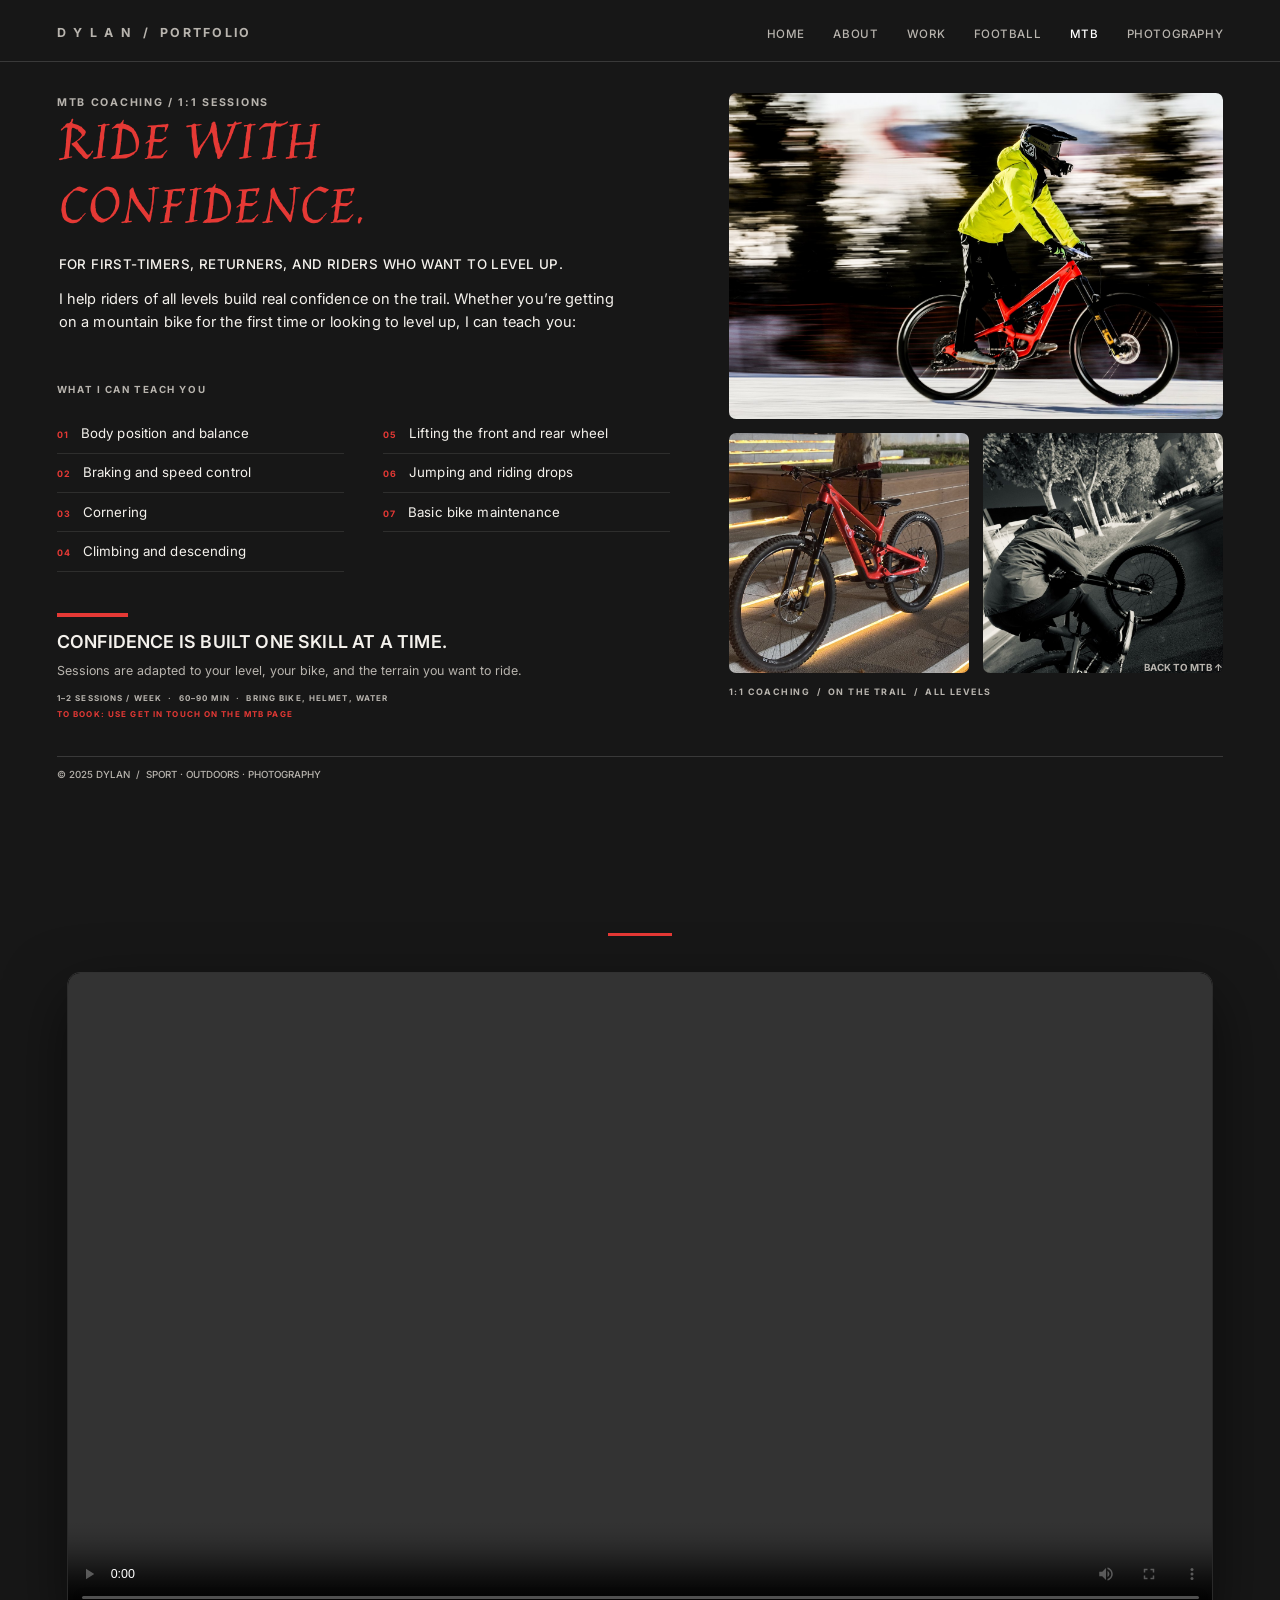
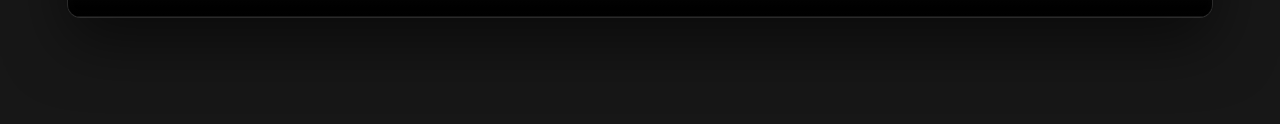
<file: coaching.html>
<!DOCTYPE html>
<html lang="en">
<head>
  <meta charset="UTF-8">
  <meta name="viewport" content="width=device-width, initial-scale=1.0">
  <title>MTB COACHING / DYLAN</title>

  <link rel="preconnect" href="https://fonts.googleapis.com">
  <link rel="preconnect" href="https://fonts.gstatic.com" crossorigin>
  <link href="https://fonts.googleapis.com/css2?family=Inter:wght@400;500;700&family=Jim+Nightshade&display=swap" rel="stylesheet">

  <link rel="stylesheet" href="style.css?v=34">
  <link rel="stylesheet" href="loader.css?v=1">
  <script>
    /* hide the big titles from the very first paint so motion.js can
       animate them in without a flash of the finished state */
    document.documentElement.classList.add('mo');
    setTimeout(function () {
      if (!document.documentElement.classList.contains('mo-ready') &&
          !document.documentElement.classList.contains('mo-pause')) {
        document.documentElement.classList.remove('mo');
      }
    }, 3000);
  </script>

</head>
<body>
<script>
  (function () {
    try {
      document.documentElement.classList.add('mo-pause');
        var d = document.createElement('div');
        d.id = 'mtbLoader';
        d.className = 'wl';
        d.innerHTML =
          '<div class="wl-wheel">' +
            '<div class="wl-tire"></div>' +
            '<div class="wl-rotor">' +
              '<img src="assets/wheel-spokes.png" alt="">' +
              '<img src="assets/wheel-ring-front.png" alt="">' +
            '</div>' +
            '<div class="wl-hub"></div>' +
          '</div>' +
          '<div class="wl-copy">LOADING RIDE&nbsp;&hellip;</div>' +
          '<div class="wl-bar"><span class="wl-bar-fill"></span></div>';
        document.body.appendChild(d);
    } catch (e) {}
  })();
</script>
<header class="site-header" id="siteHeader">
  <div class="site-header-inner">
    <a href="index.html#home" class="site-brand">D Y L A N &nbsp;/&nbsp; PORTFOLIO</a>
    <nav class="site-nav" aria-label="Main navigation">
      <a href="index.html#home">HOME</a>
      <a href="index.html#about">ABOUT</a>
      <a href="index.html#work">WORK</a>
      <a href="index.html#football">FOOTBALL</a>
      <a href="index.html#mtb" class="active">MTB</a>
      <a href="index.html#photography">PHOTOGRAPHY</a>
    </nav>
  </div>
</header>

<div class="stage-wrap" id="stageWrap">
  <div class="stage" id="stage">

  <!-- PAGE 7: MTB COACHING / GET IN TOUCH -->
  <div class="page-container page-coaching" id="coaching">
    <div class="brand-title" onclick="window.location.href='index.html#home'">D Y L A N &nbsp; / &nbsp; PORTFOLIO</div>
    <nav class="nav-links">
      <a href="index.html#home" class="nav-link">HOME</a>
      <a href="index.html#about" class="nav-link">ABOUT</a>
      <a href="index.html#work" class="nav-link">WORK</a>
      <a href="index.html#football" class="nav-link">FOOTBALL</a>
      <a href="index.html#mtb" class="nav-link active">MTB</a>
      <a href="index.html#photography" class="nav-link">PHOTOGRAPHY</a>
    </nav>
    <div class="top-divider top-divider-dark"></div>

    <div class="coach-tag">MTB COACHING / 1:1 SESSIONS</div>
    <h2 class="coach-title">RIDE WITH<br>CONFIDENCE.</h2>
    <div class="coach-subtitle">FOR FIRST-TIMERS, RETURNERS, AND RIDERS WHO WANT TO LEVEL UP.</div>

    <p class="coach-intro">
      I help riders of all levels build real confidence on the trail. Whether you’re getting on a mountain bike for the first time or looking to level up, I can teach you:
    </p>

    <div class="coach-list-label">WHAT I CAN TEACH YOU</div>
    <ul class="coach-skills">
      <li><span class="num">01</span>Body position and balance</li>
      <li><span class="num">02</span>Braking and speed control</li>
      <li><span class="num">03</span>Cornering</li>
      <li><span class="num">04</span>Climbing and descending</li>
      <li><span class="num">05</span>Lifting the front and rear wheel</li>
      <li><span class="num">06</span>Jumping and riding drops</li>
      <li><span class="num">07</span>Basic bike maintenance</li>
    </ul>

    <div class="coach-note">
      <div class="coach-note-bar"></div>
      <div class="coach-note-title">CONFIDENCE IS BUILT ONE SKILL AT A TIME.</div>
      <div class="coach-note-sub">Sessions are adapted to your level, your bike, and the terrain you want to ride.</div>
    </div>

    <div class="coach-meta">1–2 SESSIONS / WEEK &nbsp;·&nbsp; 60–90 MIN &nbsp;·&nbsp; BRING BIKE, HELMET, WATER</div>
    <div class="coach-meta coach-meta-red">TO BOOK: USE GET IN TOUCH ON THE MTB PAGE</div>

    <img src="assets/coach-hero.jpg" alt="MTB coaching on the trail" class="coach-img-main" />
    <img src="assets/coach-bike.jpg" alt="Bike setup and maintenance" class="coach-img-small1" />
    <img src="assets/coach-corner.jpg" alt="Cornering practice" class="coach-img-small2" />
    <div class="coach-img-caption">1:1 COACHING &nbsp;/&nbsp; ON THE TRAIL &nbsp;/&nbsp; ALL LEVELS</div>

    <div class="bottom-divider"></div>

    <div class="copyright">
      © 2025 DYLAN &nbsp;/&nbsp; SPORT · OUTDOORS · PHOTOGRAPHY
    </div>
    <a href="index.html#mtb" class="contact-link">
      BACK TO MTB <span class="arrow">↑</span>
    </a>
  </div>

  <!-- MTB VIDEO -->
  <section class="coach-video" id="mtbVideo">
    <h2 class="coach-video-title">一个视频让你感受山地车的魅力</h2>
    <div class="coach-video-rule"></div>
    <div class="coach-video-frame">
      <video class="coach-video-player" src="assets/mtb-video.mp4" controls playsinline preload="metadata"></video>
    </div>
  </section>

  </div><!-- /.stage -->
</div><!-- /.stage-wrap -->

  <script>
    // Fit the whole 1440x900 design inside the window on this standalone page,
    // so the GET IN TOUCH block is visible without scrolling.
    (function () {
      const stage = document.getElementById('stage');
      const wrap = document.getElementById('stageWrap');
      const DESIGN_W = 1440;
      const DESIGN_H = 900;

      function fitStage() {
        const viewportWidth = document.documentElement.clientWidth || window.innerWidth;
        const scale = viewportWidth / DESIGN_W;
        document.documentElement.style.setProperty('--s', scale);

        if ('zoom' in stage.style) {
          stage.style.zoom = scale;
          stage.style.transform = '';
          wrap.style.height = '';
        } else {
          stage.style.zoom = '';
          stage.style.transform = 'scale(' + scale + ')';
          wrap.style.height = (DESIGN_H * scale) + 'px';
        }
      }

      fitStage();
      window.addEventListener('resize', fitStage);
      window.addEventListener('orientationchange', fitStage);
    })();
  </script>
  <script src="motion.js?v=4"></script>
  <script src="loader.js?v=2"></script>
</body>
</html>
</file>
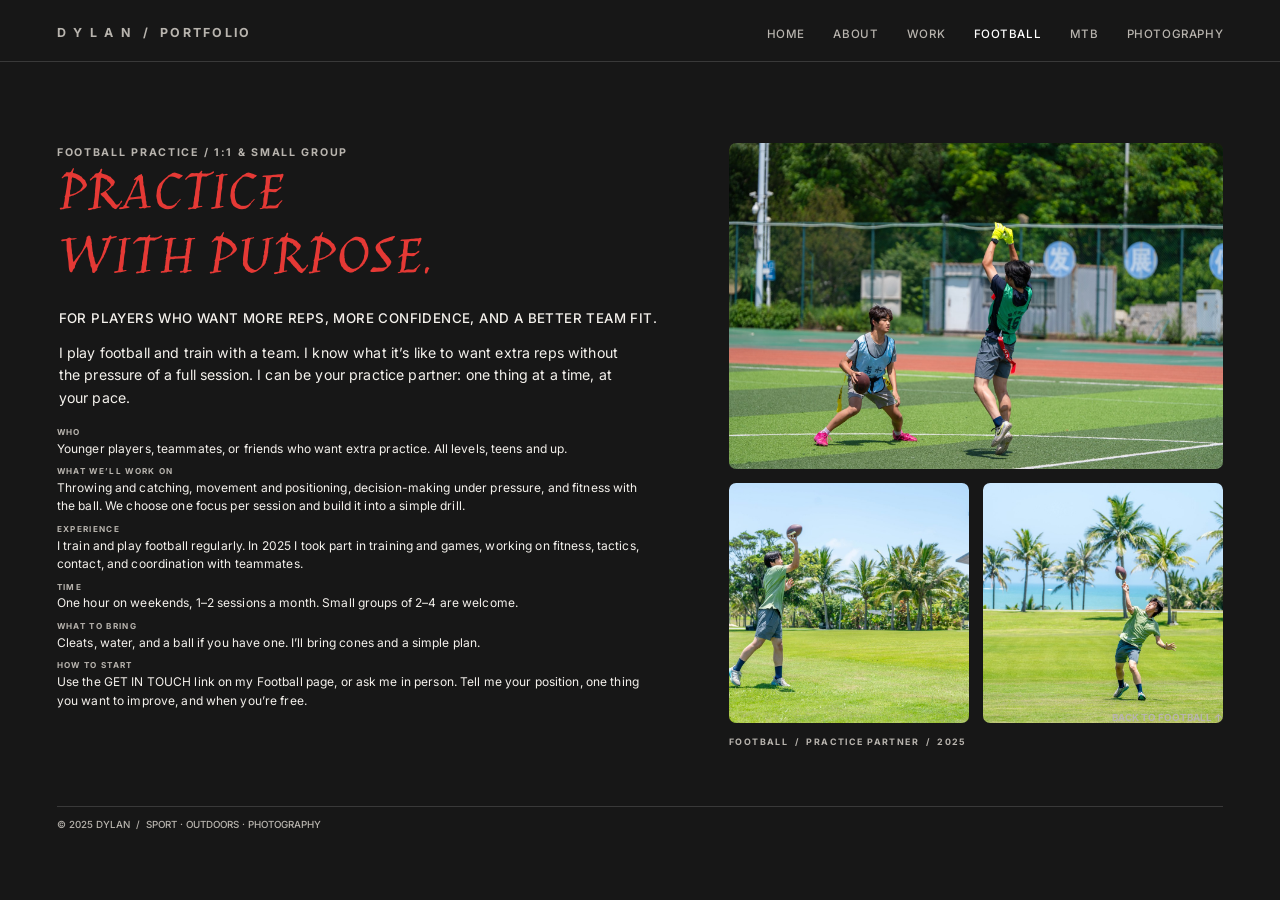
<file: football-help.html>
<!DOCTYPE html>
<html lang="en">
<head>
  <meta charset="UTF-8">
  <meta name="viewport" content="width=device-width, initial-scale=1.0">
  <title>FOOTBALL PRACTICE / DYLAN</title>

  <link rel="preconnect" href="https://fonts.googleapis.com">
  <link rel="preconnect" href="https://fonts.gstatic.com" crossorigin>
  <link href="https://fonts.googleapis.com/css2?family=Inter:wght@400;500;700&family=Jim+Nightshade&display=swap" rel="stylesheet">

  <link rel="stylesheet" href="style.css?v=34">
  <link rel="stylesheet" href="loader.css?v=1">
  <script>
    /* hide the big titles from the very first paint so motion.js can
       animate them in without a flash of the finished state */
    document.documentElement.classList.add('mo');
    setTimeout(function () {
      if (!document.documentElement.classList.contains('mo-ready') &&
          !document.documentElement.classList.contains('mo-pause')) {
        document.documentElement.classList.remove('mo');
      }
    }, 3000);
  </script>

</head>
<body>
<script>
  (function () {
    try {
      document.documentElement.classList.add('mo-pause');
        var d = document.createElement('div');
        d.id = 'mtbLoader';
        d.className = 'wl';
        d.innerHTML =
          '<div class="wl-wheel">' +
            '<div class="wl-tire"></div>' +
            '<div class="wl-rotor">' +
              '<img src="assets/wheel-spokes.png" alt="">' +
              '<img src="assets/wheel-ring-front.png" alt="">' +
            '</div>' +
            '<div class="wl-hub"></div>' +
          '</div>' +
          '<div class="wl-copy">LOADING RIDE&nbsp;&hellip;</div>' +
          '<div class="wl-bar"><span class="wl-bar-fill"></span></div>';
        document.body.appendChild(d);
    } catch (e) {}
  })();
</script>
<header class="site-header" id="siteHeader">
  <div class="site-header-inner">
    <a href="index.html#home" class="site-brand">D Y L A N &nbsp;/&nbsp; PORTFOLIO</a>
    <nav class="site-nav" aria-label="Main navigation">
      <a href="index.html#home">HOME</a>
      <a href="index.html#about">ABOUT</a>
      <a href="index.html#work">WORK</a>
      <a href="index.html#football" class="active">FOOTBALL</a>
      <a href="index.html#mtb">MTB</a>
      <a href="index.html#photography">PHOTOGRAPHY</a>
    </nav>
  </div>
</header>

<div class="stage-wrap" id="stageWrap">
  <div class="stage" id="stage">

    <div class="page-container page-help page-football-help" id="football-help">
      <div class="brand-title" onclick="window.location.href='index.html#home'">D Y L A N &nbsp; / &nbsp; PORTFOLIO</div>
      <nav class="nav-links">
        <a href="index.html#home" class="nav-link">HOME</a>
        <a href="index.html#about" class="nav-link">ABOUT</a>
        <a href="index.html#work" class="nav-link">WORK</a>
        <a href="index.html#football" class="nav-link active">FOOTBALL</a>
        <a href="index.html#mtb" class="nav-link">MTB</a>
        <a href="index.html#photography" class="nav-link">PHOTOGRAPHY</a>
      </nav>
      <div class="top-divider top-divider-dark"></div>

      <div class="help-tag">FOOTBALL PRACTICE / 1:1 &amp; SMALL GROUP</div>
      <h2 class="help-title">PRACTICE<br>WITH PURPOSE.</h2>
      <div class="help-subtitle">FOR PLAYERS WHO WANT MORE REPS, MORE CONFIDENCE, AND A BETTER TEAM FIT.</div>

      <p class="help-intro">
        I play football and train with a team. I know what it’s like to want extra reps without the pressure of a full session. I can be your practice partner: one thing at a time, at your pace.
      </p>

      <div class="help-details">
        <div class="help-field">
          <div class="help-label">WHO</div>
          <div class="help-text">Younger players, teammates, or friends who want extra practice. All levels, teens and up.</div>
        </div>
        <div class="help-field">
          <div class="help-label">WHAT WE’LL WORK ON</div>
          <div class="help-text">Throwing and catching, movement and positioning, decision-making under pressure, and fitness with the ball. We choose one focus per session and build it into a simple drill.</div>
        </div>
        <div class="help-field">
          <div class="help-label">EXPERIENCE</div>
          <div class="help-text">I train and play football regularly. In 2025 I took part in training and games, working on fitness, tactics, contact, and coordination with teammates.</div>
        </div>
        <div class="help-field">
          <div class="help-label">TIME</div>
          <div class="help-text">One hour on weekends, 1–2 sessions a month. Small groups of 2–4 are welcome.</div>
        </div>
        <div class="help-field">
          <div class="help-label">WHAT TO BRING</div>
          <div class="help-text">Cleats, water, and a ball if you have one. I’ll bring cones and a simple plan.</div>
        </div>
        <div class="help-field">
          <div class="help-label">HOW TO START</div>
          <div class="help-text">Use the GET IN TOUCH link on my Football page, or ask me in person. Tell me your position, one thing you want to improve, and when you’re free.</div>
        </div>
      </div>

      <img src="assets/help-football-main.jpg" alt="Football practice on the field" class="help-img-main" />
      <img src="assets/help-football-1.jpg" alt="Throwing and catching practice" class="help-img-small1" />
      <img src="assets/help-football-2.jpg" alt="Football practice by the coast" class="help-img-small2" />
      <div class="help-img-caption">FOOTBALL &nbsp;/&nbsp; PRACTICE PARTNER &nbsp;/&nbsp; 2025</div>

      <div class="bottom-divider"></div>
      <div class="copyright">© 2025 DYLAN &nbsp;/&nbsp; SPORT · OUTDOORS · PHOTOGRAPHY</div>
      <a href="index.html#football" class="contact-link">BACK TO FOOTBALL <span class="arrow">↑</span></a>
    </div>

  </div><!-- /.stage -->
</div><!-- /.stage-wrap -->

  <script>
    (function () {
      const stage = document.getElementById('stage');
      const wrap = document.getElementById('stageWrap');
      const DESIGN_W = 1440;
      const DESIGN_H = 900;

      function fitStage() {
        const viewportWidth = document.documentElement.clientWidth || window.innerWidth;
        const scale = viewportWidth / DESIGN_W;
        document.documentElement.style.setProperty('--s', scale);
        if ('zoom' in stage.style) {
          stage.style.zoom = scale;
          stage.style.transform = '';
          wrap.style.height = '';
        } else {
          stage.style.zoom = '';
          stage.style.transform = 'scale(' + scale + ')';
          wrap.style.height = (DESIGN_H * scale) + 'px';
        }
      }

      fitStage();
      window.addEventListener('resize', fitStage);
      window.addEventListener('orientationchange', fitStage);
    })();
  </script>
  <script src="motion.js?v=4"></script>
  <script src="loader.js?v=2"></script>
</body>
</html>
</file>
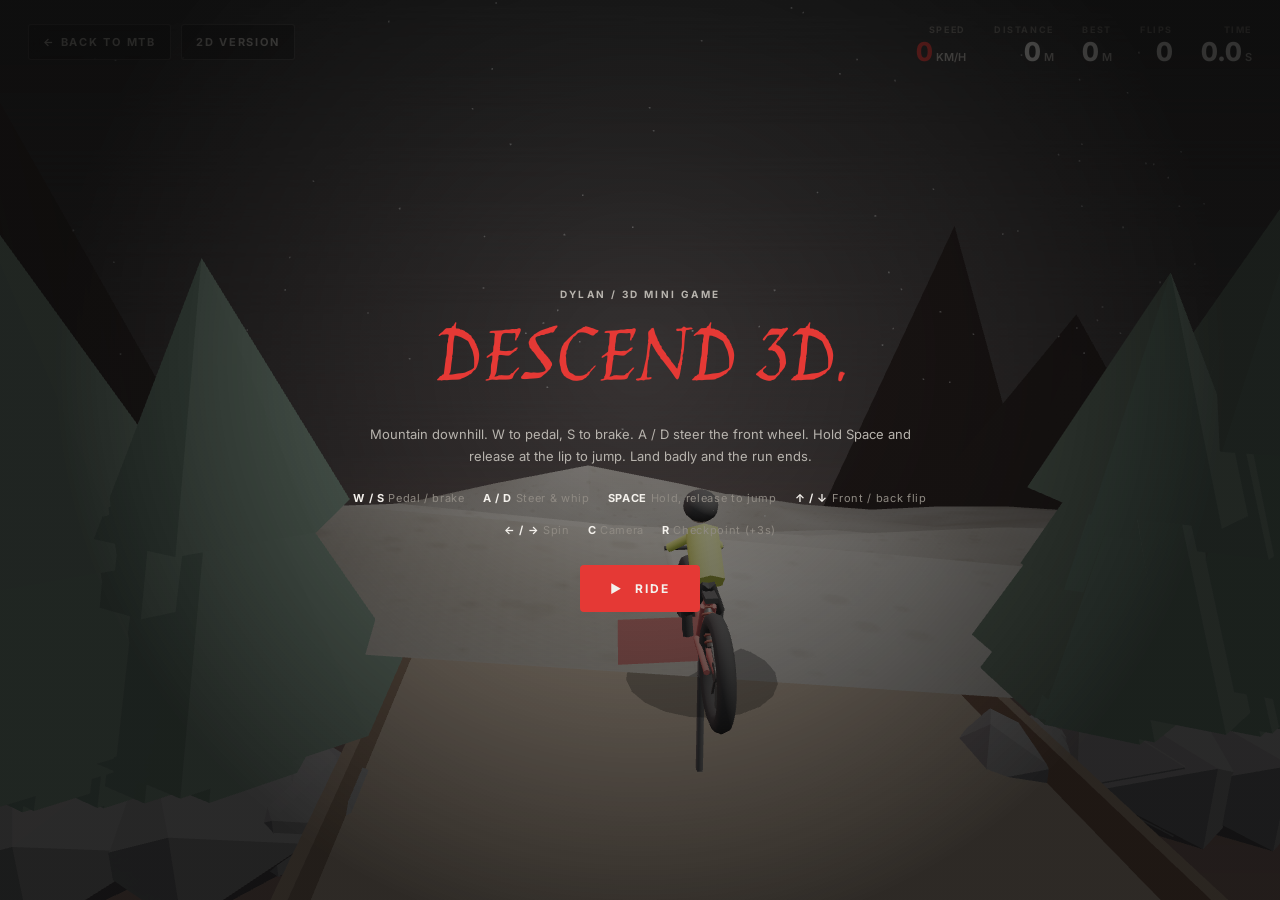
<file: mtb-game-3d.html>
<!DOCTYPE html>
<html lang="en">
<head>
<meta charset="UTF-8">
<meta name="viewport" content="width=device-width, initial-scale=1.0, maximum-scale=1.0, user-scalable=no">
<title>DESCEND 3D / MTB GAME</title>
<link rel="preconnect" href="https://fonts.googleapis.com">
<link rel="preconnect" href="https://fonts.gstatic.com" crossorigin>
<link href="https://fonts.googleapis.com/css2?family=Inter:wght@400;500;700;800&family=Jim+Nightshade&display=swap" rel="stylesheet">
<style>
  *, *::before, *::after { box-sizing: border-box; margin: 0; padding: 0; }
  html, body {
    height: 100%;
    background: radial-gradient(circle at 50% 38%, #241a1a 0%, #171717 45%, #0d0d0d 100%);
    color: #F4F1EC;
    font-family: 'Inter', -apple-system, BlinkMacSystemFont, "Segoe UI", Roboto, sans-serif;
    overflow: hidden;
  }
  #stage, #stage canvas { position: fixed; inset: 0; display: block; }

  .top-links { position: fixed; left: 28px; top: 24px; z-index: 20; display: flex; gap: 10px; align-items: center; }
  .chip {
    color: #B8B4AE; font-size: 11px; font-weight: 700; letter-spacing: .16em;
    text-decoration: none; padding: 10px 14px; border: 1px solid rgba(184,180,174,.25);
    border-radius: 3px; background: rgba(23,23,23,.55); backdrop-filter: blur(6px);
    transition: color .2s, border-color .2s;
  }
  .chip:hover { color: #fff; border-color: #E53935; }

  .hud { position: fixed; right: 28px; top: 24px; z-index: 20; display: flex; gap: 28px; text-align: right; pointer-events: none; }
  .stat-label { display:block; color:#7E7A74; font-size:9px; font-weight:700; letter-spacing:.18em; margin-bottom:4px; }
  .stat-value { color:#F4F1EC; font-size:26px; font-weight:800; line-height:1; font-variant-numeric: tabular-nums; }
  .stat-value small { font-size:11px; font-weight:600; color:#B8B4AE; margin-left:3px; }
  .stat-value.speed { color:#E53935; }

  .overlay {
    position: fixed; inset: 0; z-index: 30; display:flex; align-items:center; justify-content:center;
    padding: 24px; background: radial-gradient(circle at 50% 40%, rgba(23,23,23,.35) 0%, rgba(8,8,8,.82) 70%);
    transition: opacity .25s ease;
  }
  .overlay.hidden { opacity:0; pointer-events:none; }
  .panel { max-width: 580px; text-align:center; }
  .eyebrow { color:#B8B4AE; font-size:10px; font-weight:700; letter-spacing:.24em; margin-bottom:18px; }
  .title { font-family:'Jim Nightshade',cursive; font-weight:400; font-size:clamp(52px,8.5vw,92px); line-height:.95; color:#E53935; margin-bottom:18px; }
  .subtitle { color:#B8B4AE; font-size:13px; line-height:1.7; margin-bottom:24px; }
  .keys { display:flex; justify-content:center; gap:18px; flex-wrap:wrap; margin-bottom:28px; color:#8f8a83; font-size:11px; letter-spacing:.06em; }
  .keys b { color:#F4F1EC; font-weight:700; }
  .play {
    display:inline-flex; align-items:center; gap:12px; padding:16px 30px;
    background:#E53935; color:#F4F1EC; border:0; border-radius:4px;
    font-family:inherit; font-size:12px; font-weight:700; letter-spacing:.16em; cursor:pointer;
    transition: background .2s, color .2s, transform .2s;
  }
  .play:hover { background:#F4F1EC; color:#E53935; transform:translateY(-2px); }
  .result { color:#F4F1EC; font-size:15px; margin-bottom:22px; letter-spacing:.04em; }
  .result b { color:#E53935; font-size:22px; }
  .result .best { display:block; margin-top:8px; color:#B8B4AE; font-size:12px; }

  .touch { position: fixed; left:0; right:0; bottom:22px; z-index:25; display:none; justify-content:space-between; padding:0 22px; pointer-events:none; }
  .touch button {
    pointer-events:auto; width:68px; height:68px; border-radius:50%;
    border:1px solid rgba(244,241,236,.3); background:rgba(23,23,23,.6);
    backdrop-filter: blur(6px); color:#F4F1EC; font-family:inherit;
    font-size:10px; font-weight:700; letter-spacing:.1em; touch-action:none; user-select:none;
  }
  .touch .jump { border-color:#E53935; color:#E53935; }
  .touch .pad { display:flex; gap:10px; }
  .touch .pedal { width:64px; height:64px; align-self:flex-end; }
  @media (hover: none) and (pointer: coarse) {
    .touch { display:flex; }
    .hud { right:18px; top:18px; gap:16px; }
    .top-links { left:14px; top:14px; }
  }
</style>
</head>
<body>

<div id="stage"></div>

<div class="top-links">
  <a class="chip" href="index.html#mtb">&larr; BACK TO MTB</a>
  <a class="chip" href="mtb-game.html">2D VERSION</a>
</div>

<div class="hud">
  <div><span class="stat-label">SPEED</span><span class="stat-value speed" id="speed">0<small>KM/H</small></span></div>
  <div><span class="stat-label">DISTANCE</span><span class="stat-value" id="distance">0<small>M</small></span></div>
  <div><span class="stat-label">BEST</span><span class="stat-value" id="best">0<small>M</small></span></div>
  <div><span class="stat-label">FLIPS</span><span class="stat-value" id="flips">0</span></div>
  <div><span class="stat-label">TIME</span><span class="stat-value" id="time">0.0<small>S</small></span></div>
</div>

<div class="overlay" id="startOverlay">
  <div class="panel">
    <div class="eyebrow">DYLAN / 3D MINI GAME</div>
    <h1 class="title">DESCEND 3D.</h1>
    <p class="subtitle">Mountain downhill. W to pedal, S to brake. A / D steer the front wheel. Hold Space and release at the lip to jump. Land badly and the run ends.</p>
    <div class="keys">
      <span><b>W / S</b> Pedal / brake</span>
      <span><b>A / D</b> Steer &amp; whip</span>
      <span><b>SPACE</b> Hold, release to jump</span>
      <span><b>↑ / ↓</b> Front / back flip</span>
      <span><b>← / →</b> Spin</span>
      <span><b>C</b> Camera</span>
      <span><b>R</b> Checkpoint (+3s)</span>
    </div>
    <button class="play" id="startBtn"><span>▶</span> RIDE</button>
  </div>
</div>

<div class="overlay hidden" id="crashOverlay">
  <div class="panel">
    <div class="eyebrow">RUN ENDED</div>
    <h1 class="title">WIPEOUT.</h1>
    <p class="result">Distance <b id="runDistance">0</b> m<span class="best" id="bestLine"></span></p>
    <button class="play" id="restartBtn"><span>▶</span> RIDE AGAIN</button>
  </div>
</div>

<div class="overlay hidden" id="pauseOverlay">
  <div class="panel">
    <div class="eyebrow">PAUSED</div>
    <h1 class="title">TAKE A BREATH.</h1>
    <p class="subtitle">Press ESC or hit resume to continue.</p>
    <button class="play" id="resumeBtn"><span>▶</span> RESUME</button>
  </div>
</div>

<div class="touch">
  <div class="pad">
    <button data-key="left">LEFT</button>
    <button data-key="right">RIGHT</button>
  </div>
  <div class="pad">
    <button class="pedal" data-key="pedal">W</button>
    <button class="jump" data-key="jump">JUMP</button>
  </div>
</div>

<script src="vendor/three.min.js"></script>
<script>
(function () {
  'use strict';

  var BEST_KEY = 'dylan-mtb-3d-best';
  var speedEl = document.getElementById('speed');
  var distEl = document.getElementById('distance');
  var bestEl = document.getElementById('best');
  var flipsEl = document.getElementById('flips');
  var timeEl = document.getElementById('time');
  var startOverlay = document.getElementById('startOverlay');
  var pauseOverlay = document.getElementById('pauseOverlay');
  var crashOverlay = document.getElementById('crashOverlay');
  var runDistanceEl = document.getElementById('runDistance');
  var bestLineEl = document.getElementById('bestLine');

  var scene, camera, renderer, clock;
  var bike, frontSteer, wheels = [], shadow;
  var chunks = [], trees = [], rocks = [], peaks = [], platforms = [], flags = [], snow;
  var state, best;
  var keys = { left: false, right: false, pedal: false, jump: false, q: false, e: false };
  var paused = false;

  var CHUNK_LEN = 100, CHUNK_W = 320, NX = 40, NZ = 26, N_CHUNKS = 8;

  best = parseInt(localStorage.getItem(BEST_KEY) || '0', 10) || 0;
  bestEl.innerHTML = best + '<small>M</small>';

  // open mountain slope (no valley walls)
  function smoothstep(t) {
    t = Math.max(0, Math.min(1, t));
    return t * t * (3 - 2 * t);
  }

  // dirt kickers (frequent) + wooden drop platforms (rare)
  function featureHeight(x, z) {
    var lat = Math.exp(-(x * x) / 100);
    var h = 0;
    var seg = Math.floor(z / 110);
    // rolling washboard section
    h += 1.3 * Math.sin(z * 0.38) * Math.exp(-(x * x) / 1600);
    if (seg % 5 === 2) h -= 1.9 * Math.exp(-Math.pow((z - (seg * 110 + 80)) / 6, 2)) * Math.exp(-(x * x) / 400);
    // rocky sections
    if (seg % 4 === 1) h += 0.5 * Math.sin(z * 2.2) * Math.sin(x * 1.1 + 0.7);
    for (var s = seg - 1; s <= seg + 1; s++) {
      if (s < 0) continue;
      var base = s * 110;
      var isDrop = (s % 7 === 3);
      if (isDrop) {
        var zc = base + 40;
        var t = z - zc;
        if (t > -9 && t < 7) h += 3.0 * smoothstep((t + 9) / 9) * lat;
        var t2 = z - (zc + 7);
        if (t2 >= 0 && t2 < 26) h -= 0.24 * t2 * lat;
      } else {
        var zk = base + 55;
        h += 4.5 * Math.exp(-Math.pow((z - zk) / 4.2, 2)) * lat;
      }
    }
    return h;
  }

  function microHeight(x, z) {
    var seg = Math.floor(z / 110);
    if (seg % 4 !== 1) return 0;
    return 0.5 * Math.sin(z * 2.2) * Math.sin(x * 1.1 + 0.7);
  }

  function groundHeight(x, z) {
    return featureHeight(x, z) - 0.32 * z
      + 3.2 * Math.sin(z * 0.028)
      + 1.6 * Math.sin(z * 0.09 + 1.1)
      + 1.1 * Math.sin(x * 0.06 + z * 0.02)
      + 0.5 * Math.sin(x * 0.2 - z * 0.03);
  }

  function slopeAt(x, z, fx, fz) {
    var d = 0.9;
    return (groundHeight(x + fx * d, z + fz * d) - groundHeight(x, z)) / d;
  }

  function init() {
    renderer = new THREE.WebGLRenderer({ antialias: true });
    renderer.setPixelRatio(Math.min(window.devicePixelRatio || 1, 1.5));
    renderer.setSize(window.innerWidth, window.innerHeight);
    renderer.outputEncoding = THREE.sRGBEncoding;
    renderer.toneMapping = THREE.ACESFilmicToneMapping;
    renderer.toneMappingExposure = 1.05;
    document.getElementById('stage').appendChild(renderer.domElement);

    scene = new THREE.Scene();
    scene.fog = new THREE.FogExp2(0x241a18, 0.007);

    var sky = document.createElement('canvas');
    sky.width = 4; sky.height = 256;
    var sctx = sky.getContext('2d');
    var grad = sctx.createLinearGradient(0, 0, 0, 256);
    grad.addColorStop(0, '#0b0b0b');
    grad.addColorStop(0.5, '#151212');
    grad.addColorStop(0.8, '#2c1e1b');
    grad.addColorStop(1, '#432823');
    sctx.fillStyle = grad;
    sctx.fillRect(0, 0, 4, 256);
    scene.background = new THREE.CanvasTexture(sky);

    camera = new THREE.PerspectiveCamera(62, window.innerWidth / window.innerHeight, 0.1, 600);

    scene.add(new THREE.HemisphereLight(0xdfe6ff, 0x2a2622, 0.85));
    var sun = new THREE.DirectionalLight(0xfff2df, 0.9);
    sun.position.set(-40, 70, -20);
    scene.add(sun);
    var fill = new THREE.DirectionalLight(0xff7a66, 0.3);
    fill.position.set(40, 25, 30);
    scene.add(fill);

    buildTerrain();
    buildPeaks();
    buildTrees();
    buildRocks();
    buildPlatforms();
    buildFlags();
    buildSnow();

    bike = buildBike();
    bike.scale.setScalar(1.25);
    scene.add(bike);

    reset();
    bindEvents();
    clock = new THREE.Clock();
    animate();
  }

  // terrain chunks
  function makeChunkGeometry() {
    var geo = new THREE.BufferGeometry();
    var verts = (NX + 1) * (NZ + 1);
    var pos = new Float32Array(verts * 3);
    var uv = new Float32Array(verts * 2);
    var idx = [];
    var i = 0;
    for (var iz = 0; iz <= NZ; iz++) {
      for (var ix = 0; ix <= NX; ix++) {
        pos[i * 3] = -CHUNK_W / 2 + (ix / NX) * CHUNK_W;
        pos[i * 3 + 1] = 0;
        pos[i * 3 + 2] = (iz / NZ) * CHUNK_LEN;
        uv[i * 2] = ix / NX;
        uv[i * 2 + 1] = iz / NZ;
        i++;
      }
    }
    for (var z2 = 0; z2 < NZ; z2++) {
      for (var x2 = 0; x2 < NX; x2++) {
        var a = z2 * (NX + 1) + x2, b = a + 1, c = a + NX + 1, d = c + 1;
        idx.push(a, c, b, b, c, d);
      }
    }
    geo.setIndex(idx);
    geo.setAttribute('position', new THREE.BufferAttribute(pos, 3));
    geo.setAttribute('uv', new THREE.BufferAttribute(uv, 2));
    return geo;
  }

  function rebuildChunk(chunk, z0) {
    chunk.z0 = z0;
    chunk.mesh.position.z = z0;
    var pos = chunk.mesh.geometry.attributes.position;
    for (var iz = 0; iz <= NZ; iz++) {
      for (var ix = 0; ix <= NX; ix++) {
        var i = iz * (NX + 1) + ix;
        pos.setY(i, groundHeight(pos.getX(i), pos.getZ(i) + z0));
      }
    }
    pos.needsUpdate = true;
    var geo = chunk.mesh.geometry;
    geo.computeVertexNormals();
    var nrm = geo.attributes.normal;
    var cols = geo.attributes.color;
    if (!cols) {
      cols = new THREE.BufferAttribute(new Float32Array(nrm.count * 3), 3);
      geo.setAttribute('color', cols);
    }
    for (var vi = 0; vi < nrm.count; vi++) {
      var up = Math.max(0, nrm.getY(vi));
      var shade = 0.68 + 0.32 * up;
      cols.setXYZ(vi, shade, shade * 0.99, shade * 0.95);
    }
    cols.needsUpdate = true;
    geo.computeBoundingSphere();
  }

  function makeGroundTexture() {
    var c = document.createElement('canvas');
    c.width = c.height = 512;
    var g = c.getContext('2d');
    g.fillStyle = '#d8d1c4';
    g.fillRect(0, 0, 512, 512);
    for (var i = 0; i < 150; i++) {
      var x = Math.random() * 512, y = Math.random() * 512;
      var r = 20 + Math.random() * 85;
      var grd = g.createRadialGradient(x, y, 0, x, y, r);
      var dark = Math.random() < 0.55;
      grd.addColorStop(0, dark ? 'rgba(112,104,94,0.12)' : 'rgba(255,253,247,0.12)');
      grd.addColorStop(1, 'rgba(0,0,0,0)');
      g.fillStyle = grd;
      g.beginPath(); g.arc(x, y, r, 0, Math.PI * 2); g.fill();
    }
    for (var j = 0; j < 2400; j++) {
      var sx = Math.random() * 512, sy = Math.random() * 512;
      var sr = 0.5 + Math.random() * 1.7;
      g.fillStyle = 'rgba(84,78,70,' + (0.05 + Math.random() * 0.13) + ')';
      for (var ox = -512; ox <= 512; ox += 512) {
        for (var oy = -512; oy <= 512; oy += 512) {
          g.beginPath(); g.arc(sx + ox, sy + oy, sr, 0, Math.PI * 2); g.fill();
        }
      }
    }
    var tex = new THREE.CanvasTexture(c);
    tex.wrapS = tex.wrapT = THREE.RepeatWrapping;
    tex.repeat.set(6, 3);
    tex.anisotropy = 4;
    tex.encoding = THREE.sRGBEncoding;
    return tex;
  }

  function buildTerrain() {
    var groundMap = makeGroundTexture();
    var mat = new THREE.MeshStandardMaterial({
      map: groundMap,
      bumpMap: groundMap,
      bumpScale: 0.35,
      roughness: 0.92,
      metalness: 0.0,
      vertexColors: true,
      color: 0xece6d9
    });
    for (var i = 0; i < N_CHUNKS; i++) {
      var mesh = new THREE.Mesh(makeChunkGeometry(), mat);
      mesh.frustumCulled = false;
      scene.add(mesh);
      var chunk = { mesh: mesh, z0: 0 };
      rebuildChunk(chunk, i * CHUNK_LEN);
      chunks.push(chunk);
    }
  }

  function recycleChunks() {
    var maxZ = 0;
    for (var i = 0; i < chunks.length; i++) maxZ = Math.max(maxZ, chunks[i].z0);
    for (var j = 0; j < chunks.length; j++) {
      if (chunks[j].z0 + CHUNK_LEN < state.z - 60) {
        maxZ += CHUNK_LEN;
        rebuildChunk(chunks[j], maxZ);
      }
    }
  }

  // scenery
  function buildPeaks() {
    var mat = new THREE.MeshStandardMaterial({ color: 0x2b2622, roughness: 1, flatShading: true });
    for (var i = 0; i < 10; i++) {
      var h = 70 + Math.random() * 120;
      var m = new THREE.Mesh(new THREE.ConeGeometry(50 + Math.random() * 70, h, 5), mat);
      var side = Math.random() < 0.5 ? -1 : 1;
      m.position.x = side * (150 + Math.random() * 220);
      m.userData.z = 100 + Math.random() * 700;
      m.position.z = m.userData.z;
      m.position.y = groundHeight(m.position.x, m.position.z) + h * 0.35;
      scene.add(m);
      peaks.push(m);
    }
  }

  function buildTrees() {
    var trunkGeo = new THREE.CylinderGeometry(0.12, 0.16, 1.2, 5);
    var coneGeo1 = new THREE.ConeGeometry(1.25, 2.6, 6);
    var coneGeo2 = new THREE.ConeGeometry(0.9, 2.0, 6);
    var capGeo = new THREE.ConeGeometry(0.55, 0.8, 6);
    var trunkMat = new THREE.MeshStandardMaterial({ color: 0x3a2c22, roughness: 1 });
    var pineMat = new THREE.MeshStandardMaterial({ color: 0x27402f, roughness: 0.95, flatShading: true });
    var snowMat = new THREE.MeshStandardMaterial({ color: 0xf2ede3, roughness: 0.9 });
    for (var i = 0; i < 140; i++) {
      var t = new THREE.Group();
      var trunk = new THREE.Mesh(trunkGeo, trunkMat); trunk.position.y = 0.6; t.add(trunk);
      var c1 = new THREE.Mesh(coneGeo1, pineMat); c1.position.y = 2.3; t.add(c1);
      var c2 = new THREE.Mesh(coneGeo2, pineMat); c2.position.y = 3.6; t.add(c2);
      var cap = new THREE.Mesh(capGeo, snowMat); cap.position.y = 3.1; t.add(cap);
      var s = 0.7 + Math.random() * 1.1;
      t.scale.set(s, s, s);
      var side = Math.random() < 0.5 ? -1 : 1;
      t.position.x = side * (5 + Math.random() * 26);
      t.userData.z = 30 + Math.random() * 560;
      scene.add(t);
      trees.push(t);
    }
  }

  function buildRocks() {
    var geo = new THREE.IcosahedronGeometry(0.8, 0);
    var mat = new THREE.MeshStandardMaterial({ color: 0x4a4a4a, roughness: 1, flatShading: true });
    for (var i = 0; i < 90; i++) {
      var r = new THREE.Mesh(geo, mat);
      var s = 0.5 + Math.random() * 1.6;
      r.scale.set(s, s * 0.75, s);
      var side = Math.random() < 0.5 ? -1 : 1;
      r.position.x = side * (4 + Math.random() * 30);
      r.userData.z = 30 + Math.random() * 560;
      scene.add(r);
      rocks.push(r);
    }
  }

  function nextDropZ(fromZ) {
    var s = Math.floor(fromZ / 110);
    for (var i = 0; i < 30; i++) {
      s++;
      if (s % 7 === 3) return s * 110 + 40;
    }
    return fromZ + 800;
  }

  function buildPlatforms() {
    var wood = new THREE.MeshStandardMaterial({ color: 0x6b4a2f, roughness: 0.9 });
    var dark = new THREE.MeshStandardMaterial({ color: 0x4a3120, roughness: 0.95 });
    var nz = 30;
    for (var i = 0; i < 5; i++) {
      nz = nextDropZ(nz + 60);
      var g = new THREE.Group();
      var deck = new THREE.Mesh(new THREE.BoxGeometry(9, 0.22, 7), wood);
      deck.position.y = 0;
      g.add(deck);
      for (var px = -1; px <= 1; px += 2) {
        for (var pz = -1; pz <= 1; pz += 2) {
          var post = new THREE.Mesh(new THREE.BoxGeometry(0.28, 3.4, 0.28), dark);
          post.position.set(px * 3.9, -1.75, pz * 3.0);
          g.add(post);
        }
      }
      var railL = new THREE.Mesh(new THREE.BoxGeometry(0.16, 0.5, 7), dark);
      railL.position.set(-4.4, 0.35, 0);
      g.add(railL);
      var railR = railL.clone(); railR.position.x = 4.4; g.add(railR);
      g.userData.z = nz;
      scene.add(g);
      platforms.push(g);
    }
  }

  function buildFlags() {
    var poleMat = new THREE.MeshStandardMaterial({ color: 0x2a2a2a, roughness: 0.7 });
    var flagMat = new THREE.MeshStandardMaterial({ color: 0xe53935, roughness: 0.7, side: THREE.DoubleSide });
    for (var i = 0; i < 14; i++) {
      var g = new THREE.Group();
      var pole = new THREE.Mesh(new THREE.CylinderGeometry(0.05, 0.05, 2.2, 5), poleMat);
      pole.position.y = 1.1;
      g.add(pole);
      var flag = new THREE.Mesh(new THREE.PlaneGeometry(1.2, 0.6), flagMat);
      flag.position.set(0.45, 1.95, 0);
      g.add(flag);
      g.userData.z = i * 60;
      g.userData.side = (i % 2 === 0) ? 1 : -1;
      scene.add(g);
      flags.push(g);
    }
  }

  function buildSnow() {
    var count = 700;
    var pos = new Float32Array(count * 3);
    for (var i = 0; i < count; i++) {
      pos[i * 3] = (Math.random() - 0.5) * 100;
      pos[i * 3 + 1] = Math.random() * 45;
      pos[i * 3 + 2] = (Math.random() - 0.5) * 100;
    }
    var geo = new THREE.BufferGeometry();
    geo.setAttribute('position', new THREE.BufferAttribute(pos, 3));
    var mat = new THREE.PointsMaterial({ color: 0xf2ede3, size: 1.6, sizeAttenuation: false, transparent: true, opacity: 0.6, depthWrite: false });
    snow = new THREE.Points(geo, mat);
    snow.frustumCulled = false;
    scene.add(snow);
  }

  // full-suspension bike
  function tube(a, b, r, mat) {
    var dir = new THREE.Vector3().subVectors(b, a);
    var len = dir.length();
    var mesh = new THREE.Mesh(new THREE.CylinderGeometry(r, r, len, 6), mat);
    mesh.position.copy(a).add(b).multiplyScalar(0.5);
    mesh.quaternion.setFromUnitVectors(new THREE.Vector3(0, 1, 0), dir.normalize());
    return mesh;
  }

  function makeWheel(black, metal) {
    var hub = new THREE.Group();
    var ring = new THREE.Mesh(new THREE.TorusGeometry(0.44, 0.085, 8, 24), black);
    ring.rotation.y = Math.PI / 2;
    hub.add(ring);
    var disc = new THREE.Mesh(new THREE.CylinderGeometry(0.09, 0.09, 0.06, 10), metal);
    disc.rotation.z = Math.PI / 2;
    hub.add(disc);
    for (var i = 0; i < 6; i++) {
      var spoke = new THREE.Mesh(new THREE.BoxGeometry(0.02, 0.82, 0.02), metal);
      spoke.rotation.x = (i / 6) * Math.PI;
      hub.add(spoke);
    }
    return hub;
  }

  function buildBike() {
    var g = new THREE.Group();
    var red = new THREE.MeshStandardMaterial({ color: 0xe53935, roughness: 0.45, metalness: 0.25 });
    var black = new THREE.MeshStandardMaterial({ color: 0x141414, roughness: 0.8 });
    var metal = new THREE.MeshStandardMaterial({ color: 0x9a958d, roughness: 0.3, metalness: 0.8 });
    var yellow = new THREE.MeshStandardMaterial({ color: 0xd7ef1f, roughness: 0.6 });
    var skin = new THREE.MeshStandardMaterial({ color: 0xc9a188, roughness: 0.8 });
    var spring = new THREE.MeshStandardMaterial({ color: 0xc0392b, roughness: 0.5, metalness: 0.4 });

    var rearHub = new THREE.Vector3(0, 0.46, -0.74);
    var bb = new THREE.Vector3(0, 0.42, -0.02);
    var seat = new THREE.Vector3(0, 0.98, -0.3);
    var head = new THREE.Vector3(0, 1.0, 0.5);

    g.add(tube(rearHub, bb, 0.035, red));
    g.add(tube(bb, seat, 0.05, red));
    g.add(tube(seat, head, 0.045, red));
    g.add(tube(head, bb, 0.05, red));
    g.add(tube(new THREE.Vector3(-0.05, 0.45, -0.05), new THREE.Vector3(-0.05, 0.9, -0.3), 0.03, red));
    g.add(tube(new THREE.Vector3(0.05, 0.45, -0.05), new THREE.Vector3(0.05, 0.9, -0.3), 0.03, red));

    // rear swingarm + shock
    g.add(tube(rearHub, new THREE.Vector3(0, 0.5, -0.18), 0.04, red));
    g.add(tube(new THREE.Vector3(0.09, 0.46, -0.74), new THREE.Vector3(0.09, 0.52, -0.18), 0.03, red));
    g.add(tube(new THREE.Vector3(-0.09, 0.46, -0.74), new THREE.Vector3(-0.09, 0.52, -0.18), 0.03, red));
    var shockTop = new THREE.Vector3(0, 0.88, -0.26);
    var shockBottom = new THREE.Vector3(0, 0.58, -0.5);
    g.add(tube(shockTop, shockBottom, 0.045, metal));
    for (var c = 0; c < 6; c++) {
      var t0 = c / 6, t1 = (c + 0.55) / 6;
      var pa = new THREE.Vector3().lerpVectors(shockTop, shockBottom, t0);
      var pb = new THREE.Vector3().lerpVectors(shockTop, shockBottom, t1);
      var coil = new THREE.Mesh(new THREE.TorusGeometry(0.055, 0.014, 5, 10), spring);
      coil.position.copy(pa).add(pb).multiplyScalar(0.5);
      coil.lookAt(shockBottom);
      g.add(coil);
    }
    g.add(tube(new THREE.Vector3(0, 0.78, -0.2), new THREE.Vector3(0, 0.58, -0.5), 0.025, metal));

    // front suspension (steer group)
    frontSteer = new THREE.Group();
    frontSteer.position.copy(head);
    var crown = new THREE.Vector3(0, 0.12, 0.03);
    var lowerL = new THREE.Vector3(-0.1, -0.5, 0.24);
    var lowerR = new THREE.Vector3(0.1, -0.5, 0.24);
    frontSteer.add(tube(new THREE.Vector3(0, 0, 0), crown, 0.05, metal));
    frontSteer.add(tube(crown, lowerL, 0.035, metal));
    frontSteer.add(tube(crown, lowerR, 0.035, metal));
    frontSteer.add(tube(new THREE.Vector3(-0.1, -0.3, 0.14), lowerL, 0.05, black));
    frontSteer.add(tube(new THREE.Vector3(0.1, -0.3, 0.14), lowerR, 0.05, black));
    var bar = new THREE.Mesh(new THREE.CylinderGeometry(0.022, 0.022, 0.62, 6), black);
    bar.rotation.z = Math.PI / 2;
    bar.position.set(0, 0.18, 0.06);
    frontSteer.add(bar);
    var fw = makeWheel(black, metal);
    fw.position.set(0, -0.54, 0.28);
    frontSteer.add(fw);
    wheels.push(fw);
    g.add(frontSteer);

    var rw = makeWheel(black, metal);
    rw.position.copy(rearHub);
    g.add(rw);
    wheels.push(rw);

    // rider
    var hips = new THREE.Vector3(0, 1.12, -0.26);
    var shoulders = new THREE.Vector3(0, 1.5, 0.12);
    g.add(tube(hips, shoulders, 0.17, yellow));
    var headM = new THREE.Mesh(new THREE.SphereGeometry(0.14, 12, 10), skin);
    headM.position.set(0, 1.7, 0.22);
    g.add(headM);
    var helmet = new THREE.Mesh(new THREE.SphereGeometry(0.175, 12, 10), black);
    helmet.position.set(0, 1.74, 0.2);
    helmet.scale.set(1, 0.9, 1.15);
    g.add(helmet);
    var goggle = new THREE.Mesh(new THREE.BoxGeometry(0.2, 0.08, 0.06), metal);
    goggle.position.set(0, 1.72, 0.35);
    g.add(goggle);
    g.add(tube(shoulders, new THREE.Vector3(-0.26, 1.2, 0.52), 0.05, yellow));
    g.add(tube(shoulders, new THREE.Vector3(0.26, 1.2, 0.52), 0.05, yellow));
    g.add(tube(hips, new THREE.Vector3(-0.16, 0.72, 0.02), 0.07, black));
    g.add(tube(hips, new THREE.Vector3(0.16, 0.72, 0.02), 0.07, black));
    g.add(tube(new THREE.Vector3(-0.16, 0.72, 0.02), new THREE.Vector3(-0.14, 0.46, 0.02), 0.06, black));
    g.add(tube(new THREE.Vector3(0.16, 0.72, 0.02), new THREE.Vector3(0.14, 0.46, 0.02), 0.06, black));

    var saddle = new THREE.Mesh(new THREE.BoxGeometry(0.12, 0.05, 0.28), black);
    saddle.position.set(0, 1.02, -0.32);
    g.add(saddle);

    shadow = new THREE.Mesh(new THREE.CircleGeometry(0.95, 20), new THREE.MeshBasicMaterial({ color: 0x000000, transparent: true, opacity: 0.3, depthWrite: false }));
    shadow.rotation.x = -Math.PI / 2;
    scene.add(shadow);

    return g;
  }

  function reset() {
    state = {
      x: 0, z: 0, y: groundHeight(0, 0),
      speed: 7, vy: 0,
      heading: 0, steerAngle: 0,
      grounded: true, started: false, crashed: false, dist: 0, pitch: 0, launchCd: 0,
      flips: 0, flipAccum: 0, spins: 0, spin: 0, airYaw: 0, weight: 0,
      time: 0, penalty: 0, cpX: 0, cpZ: 0, cpHeading: 0, checkpointZ: 0,
      jumpHold: false, jumpRelease: false, cameraMode: 0, shake: 0, microSmooth: 0
    };
    keys.pedal = keys.brake = keys.left = keys.right = false;
    keys.up = keys.down = keys.spinL = keys.spinR = false;
    state.jumpHold = false;
    flipsEl.textContent = '0';
    if (bike) {
      bike.position.set(0, state.y, 0);
      bike.rotation.set(0, 0, 0);
      frontSteer.rotation.y = 0;
    }
    if (shadow) shadow.position.set(0, state.y + 0.02, 0);
    if (camera) {
      camera.position.set(1.6, state.y + 4.8, -8.5);
      camera.lookAt(new THREE.Vector3(0, state.y + 1.2, 8));
    }
  }

  function start() {
    reset();
    paused = false;
    pauseOverlay.classList.add('hidden');
    state.started = true;
    startOverlay.classList.add('hidden');
    crashOverlay.classList.add('hidden');
  }

  function crash() {
    state.crashed = true;
    state.started = false;
    var run = Math.round(state.dist);
    if (run > best) {
      best = run;
      localStorage.setItem(BEST_KEY, String(best));
      bestEl.innerHTML = best + '<small>M</small>';
    }
    runDistanceEl.textContent = run;
    bestLineEl.textContent = 'Personal best ' + best + ' m';
    crashOverlay.classList.remove('hidden');
  }

  function respawn() {
    if (!state.started) return;
    state.x = state.cpX;
    state.z = state.cpZ;
    state.heading = state.cpHeading;
    state.y = groundHeight(state.x, state.z);
    state.speed = 5;
    state.vy = 0;
    state.grounded = true;
    state.pitch = 0;
    state.airYaw = 0;
    state.spin = 0;
    state.flipAccum = 0;
    state.time += 3;
    state.penalty += 3;
  }

  function cycleCamera() {
    state.cameraMode = (state.cameraMode + 1) % 3;
  }

  function norm(a) {
    while (a > Math.PI) a -= Math.PI * 2;
    while (a < -Math.PI) a += Math.PI * 2;
    return a;
  }

  function collideObstacles() {
    var i, o, dx, dz, d, r;
    for (i = 0; i < trees.length; i++) {
      o = trees[i];
      if (Math.abs(o.position.z - state.z) > 7) continue;
      dx = state.x - o.position.x;
      dz = state.z - o.position.z;
      d = Math.sqrt(dx * dx + dz * dz) || 0.001;
      r = 1.05;
      if (d < r) {
        var push = (r - d) + 0.05;
        state.x += (dx / d) * push;
        state.z += (dz / d) * push;
        state.speed = Math.min(state.speed, 2.0);
        state.shake = 0.4;
      }
    }
    for (i = 0; i < rocks.length; i++) {
      o = rocks[i];
      if (Math.abs(o.position.z - state.z) > 7) continue;
      dx = state.x - o.position.x;
      dz = state.z - o.position.z;
      d = Math.sqrt(dx * dx + dz * dz) || 0.001;
      r = 1.0;
      if (d < r) {
        var push2 = (r - d) + 0.05;
        state.x += (dx / d) * push2;
        state.z += (dz / d) * push2;
        state.speed = Math.min(state.speed, 1.6);
        state.shake = 0.45;
      }
    }
  }

  function update(dt) {
    if (!state.started) return;
    state.launchCd = Math.max(0, state.launchCd - dt);
    state.time += dt;
    state.shake = Math.max(0, state.shake - dt);

    var fx = Math.sin(state.heading);
    var fz = Math.cos(state.heading);
    var slope = slopeAt(state.x, state.z, fx, fz);

    if (state.grounded) {
      // throttle / brake
      if (keys.pedal) state.speed += 9 * dt;
      if (keys.brake) state.speed -= 15 * dt;
      if (!keys.pedal && !keys.brake) state.speed -= 2.2 * dt;
      state.speed += Math.max(0, -slope) * 8 * dt;
      state.speed = Math.max(-5, Math.min(32, state.speed));

      // front-wheel steering
      var steerIn = (keys.left ? 1 : 0) - (keys.right ? 1 : 0);
      state.steerAngle += (steerIn * 0.42 - state.steerAngle) * Math.min(1, dt * 8);
      state.heading += state.steerAngle * (0.35 + Math.abs(state.speed) * 0.045) * dt;

      state.x += Math.sin(state.heading) * state.speed * dt;
      state.z += Math.cos(state.heading) * state.speed * dt;
      state.x = Math.max(-60, Math.min(60, state.x));

      // weight shift (ground): up = rear wheel, down = front wheel
      state.weight += (((keys.up ? 1 : 0) - (keys.down ? 1 : 0)) - state.weight) * Math.min(1, dt * 7);

      var gy = groundHeight(state.x, state.z);
      var micro = microHeight(state.x, state.z);
      if (state.microSmooth === undefined) state.microSmooth = micro;
      state.microSmooth += (micro - state.microSmooth) * Math.min(1, dt / 0.07);
      var gySmooth = gy - micro + state.microSmooth;
      if (gy < state.y - 1.2) {
        state.grounded = false;
        state.vy = 0;
      } else {
        state.y = gySmooth;
      }

      var fwdX = Math.sin(state.heading), fwdZ = Math.cos(state.heading);
      var slopeWide = (groundHeight(state.x + fwdX * 1.6, state.z + fwdZ * 1.6) - groundHeight(state.x - fwdX * 1.6, state.z - fwdZ * 1.6)) / 3.2;
      var targetPitch = -Math.atan(slopeWide) - state.weight * 0.22 + (state.jumpHold ? 0.07 : 0);
      state.pitch += (targetPitch - state.pitch) * Math.min(1, dt * 7);

      wheels[0].rotation.x += (state.speed / 0.44) * dt;
      wheels[1].rotation.x += (state.speed / 0.44) * dt;

      // hold-to-compress, release-to-jump (lip release gives a boost)
      if (state.jumpRelease) {
        state.jumpRelease = false;
        state.vy = 4.8 + Math.abs(state.speed) * 0.12;
        if (actualSlope < -0.35) {
          state.vy += 2.4;
          state.perfect = (state.perfect || 0) + 1;
        }
        state.grounded = false;
      }

      // checkpoints every 200 m
      var cp = Math.floor(state.z / 200) * 200;
      if (cp > state.checkpointZ) {
        state.checkpointZ = cp;
        state.cpX = state.x;
        state.cpZ = state.z;
        state.cpHeading = state.heading;
      }
    } else {
      state.vy -= 16 * dt;
      state.x += Math.sin(state.heading) * state.speed * dt;
      state.z += Math.cos(state.heading) * state.speed * dt;
      state.y += state.vy * dt;

      // ↑ / ↓ = front / back flip
      var pitchIn = (keys.up ? 1 : 0) - (keys.down ? 1 : 0);
      if (pitchIn) {
        var spin = pitchIn * 4.8 * dt;
        state.pitch += spin;
        state.flipAccum += spin;
        if (Math.abs(state.flipAccum) >= Math.PI * 2) {
          state.flips++;
          state.flipAccum -= Math.sign(state.flipAccum) * Math.PI * 2;
          flipsEl.textContent = state.flips;
        }
      }

      // A / D = whip
      var whipIn = (keys.left ? 1 : 0) - (keys.right ? 1 : 0);
      state.airYaw += (whipIn * 0.9 - state.airYaw) * Math.min(1, dt * 5);

      // ← / → = 360 spin
      var spinIn = (keys.spinL ? 1 : 0) - (keys.spinR ? 1 : 0);
      if (spinIn) {
        state.spin += spinIn * 5.0 * dt;
        if (Math.abs(state.spin) >= Math.PI * 2) {
          state.spins++;
          state.spin -= Math.sign(state.spin) * Math.PI * 2;
        }
      }

      state.x = Math.max(-60, Math.min(60, state.x));

      var gy = groundHeight(state.x, state.z);
      if (state.y <= gy) {
        var landSlope = slopeAt(state.x, state.z, Math.sin(state.heading), Math.cos(state.heading));
        var landPitch = -Math.atan(landSlope);
        var diff = Math.abs(norm(state.pitch - landPitch));
        var yawBad = Math.abs(norm(state.airYaw)) > 1.0 || Math.abs(norm(state.spin)) > 1.1;
        if (diff > 2.4 || yawBad) {
          state.y = gy;
          crash();
        } else {
          state.y = gy;
          state.microSmooth = microHeight(state.x, state.z);
          state.vy = 0;
          state.grounded = true;
          state.pitch = landPitch;
          state.airYaw = 0;
          state.spin = 0;
        }
      }
    }

    collideObstacles();
    state.dist = state.z;
    flipsEl.textContent = state.flips;
    timeEl.innerHTML = state.time.toFixed(1) + '<small>S</small>';

    bike.position.set(state.x, state.y + 0.22, state.z);
    bike.rotation.y = state.heading + (state.airYaw || 0) + (state.spin || 0);
    bike.rotation.x = state.pitch;
    bike.rotation.z = -state.steerAngle * 0.12;
    frontSteer.rotation.y = state.steerAngle;

    shadow.position.set(state.x, groundHeight(state.x, state.z) + 0.02, state.z);
    shadow.material.opacity = Math.max(0.05, 0.3 - Math.max(0, state.y - groundHeight(state.x, state.z)) * 0.05);

    // camera modes: 0 chase, 1 side, 2 helmet
    var backX = -Math.sin(state.heading), backZ = -Math.cos(state.heading);
    var rightX = Math.cos(state.heading), rightZ = -Math.sin(state.heading);
    var targetPos, lookAt;
    if (state.cameraMode === 2) {
      targetPos = new THREE.Vector3(
        state.x + Math.sin(state.heading) * 0.15,
        state.y + 1.62,
        state.z + Math.cos(state.heading) * 0.15
      );
      lookAt = new THREE.Vector3(
        state.x + Math.sin(state.heading) * 12,
        state.y + 1.35,
        state.z + Math.cos(state.heading) * 12
      );
      camera.position.lerp(targetPos, 1 - Math.exp(-dt * 14));
    } else if (state.cameraMode === 1) {
      targetPos = new THREE.Vector3(
        state.x + rightX * 9 + backX * 2,
        state.y + 3.2,
        state.z + rightZ * 9 + backZ * 2
      );
      lookAt = new THREE.Vector3(state.x, state.y + 1.1, state.z);
      camera.position.lerp(targetPos, 1 - Math.exp(-dt * 5));
    } else {
      targetPos = new THREE.Vector3(
        state.x + backX * 7.0 + rightX * 2.6,
        state.y + 4.0,
        state.z + backZ * 7.0 + rightZ * 2.6
      );
      var minY = groundHeight(targetPos.x, targetPos.z) + 2.2;
      if (targetPos.y < minY) targetPos.y = minY;
      lookAt = new THREE.Vector3(
        state.x + Math.sin(state.heading) * 8,
        state.y + 1.2,
        state.z + Math.cos(state.heading) * 8
      );
      camera.position.lerp(targetPos, 1 - Math.exp(-dt * 5));
    }
    if (state.shake > 0) {
      camera.position.x += (Math.random() - 0.5) * state.shake * 0.9;
      camera.position.y += (Math.random() - 0.5) * state.shake * 0.9;
    }
    camera.lookAt(lookAt);
    var targetFov = 62 + Math.min(9, Math.abs(state.speed) * 0.28);
    camera.fov += (targetFov - camera.fov) * Math.min(1, dt * 3);
    camera.updateProjectionMatrix();

    recycleChunks();

    for (var i = 0; i < trees.length; i++) {
      var t = trees[i];
      if (t.userData.z < state.z - 50) {
        t.userData.z += 560;
        t.position.x = (Math.random() < 0.5 ? -1 : 1) * (5 + Math.random() * 26);
        t.scale.setScalar(0.7 + Math.random() * 1.1);
      }
      t.position.z = t.userData.z;
      t.position.y = groundHeight(t.position.x, t.position.z);
    }
    for (var j = 0; j < rocks.length; j++) {
      var r = rocks[j];
      if (r.userData.z < state.z - 50) {
        r.userData.z += 560;
        r.position.x = (Math.random() < 0.5 ? -1 : 1) * (4 + Math.random() * 30);
      }
      r.position.z = r.userData.z;
      r.position.y = groundHeight(r.position.x, r.position.z) + 0.2;
    }
    for (var pf = 0; pf < platforms.length; pf++) {
      var pl = platforms[pf];
      if (pl.userData.z < state.z - 40) {
        pl.userData.z = nextDropZ(state.z + 260 + pf * 200);
      }
      var pz = pl.userData.z + 3;
      pl.position.set(0, groundHeight(0, pz) + 0.05, pz);
    }
    for (var p = 0; p < peaks.length; p++) {
      var pk = peaks[p];
      if (pk.userData.z < state.z - 150) {
        pk.userData.z += 900;
        pk.position.x = (Math.random() < 0.5 ? -1 : 1) * (150 + Math.random() * 220);
        pk.position.y = groundHeight(pk.position.x, pk.userData.z) + 40;
      }
      pk.position.z = pk.userData.z;
    }

    for (var fi = 0; fi < flags.length; fi++) {
      var fl = flags[fi];
      if (fl.userData.z < state.z - 60) fl.userData.z += 840;
      var fside = fl.userData.side || 1;
      fl.position.set(fside * 8, groundHeight(fside * 8, fl.userData.z), fl.userData.z);
    }

    snow.position.set(camera.position.x, camera.position.y - 8, camera.position.z);
    var sp = snow.geometry.attributes.position;
    for (var s2 = 0; s2 < sp.count; s2++) {
      var yy = sp.getY(s2) - dt * 2.2;
      if (yy < 0) yy = 45;
      sp.setY(s2, yy);
    }
    sp.needsUpdate = true;

    speedEl.innerHTML = Math.round(Math.abs(state.speed) * 3.6) + '<small>KM/H</small>';
    distEl.innerHTML = Math.round(state.dist) + '<small>M</small>';
  }

  function animate() {
    requestAnimationFrame(animate);
    var dt = Math.min(0.05, clock.getDelta());
    if (!paused) update(dt);
    renderer.render(scene, camera);
  }

  function bindEvents() {
    window.addEventListener('keydown', function (e) {
      if (e.code === 'KeyW') { e.preventDefault(); keys.pedal = true; }
      else if (e.code === 'KeyS') { e.preventDefault(); keys.brake = true; }
      else if (e.code === 'KeyA') { e.preventDefault(); keys.left = true; }
      else if (e.code === 'KeyD') { e.preventDefault(); keys.right = true; }
      else if (e.code === 'ArrowUp') { e.preventDefault(); keys.up = true; }
      else if (e.code === 'ArrowDown') { e.preventDefault(); keys.down = true; }
      else if (e.code === 'ArrowLeft') { e.preventDefault(); keys.spinL = true; }
      else if (e.code === 'ArrowRight') { e.preventDefault(); keys.spinR = true; }
      else if (e.code === 'Space') {
        e.preventDefault();
        if (!state.started && !state.crashed) { start(); return; }
        if (state.grounded) state.jumpHold = true;
      } else if (e.code === 'KeyR') {
        e.preventDefault();
        respawn();
      } else if (e.code === 'KeyC') {
        e.preventDefault();
        cycleCamera();
      }
    });
    window.addEventListener('keyup', function (e) {
      if (e.code === 'KeyW') keys.pedal = false;
      if (e.code === 'KeyS') keys.brake = false;
      if (e.code === 'KeyA') keys.left = false;
      if (e.code === 'KeyD') keys.right = false;
      if (e.code === 'ArrowUp') keys.up = false;
      if (e.code === 'ArrowDown') keys.down = false;
      if (e.code === 'ArrowLeft') keys.spinL = false;
      if (e.code === 'ArrowRight') keys.spinR = false;
      if (e.code === 'Space' && state.jumpHold) {
        state.jumpHold = false;
        state.jumpRelease = true;
      }
    });

    document.getElementById('startBtn').addEventListener('click', start);
    document.getElementById('restartBtn').addEventListener('click', start);
    window.addEventListener('keydown', function (e) {
      if (e.code !== 'Escape' || e.repeat) return;
      if (!state.started || state.crashed) return;
      paused = !paused;
      pauseOverlay.classList.toggle('hidden', !paused);
    });
    document.getElementById('resumeBtn').addEventListener('click', function () {
      paused = false;
      pauseOverlay.classList.add('hidden');
    });

    var btns = document.querySelectorAll('.touch button');
    Array.prototype.forEach.call(btns, function (btn) {
      var key = btn.getAttribute('data-key');
      function down(e) {
        e.preventDefault();
        if (!state.started) { start(); return; }
        if (key === 'jump' && state.grounded) state.jumpHold = true;
        if (key === 'left') keys.left = true;
        if (key === 'right') keys.right = true;
        if (key === 'pedal') keys.pedal = true;
      }
      function up(e) {
        e.preventDefault();
        if (key === 'left') keys.left = false;
        if (key === 'right') keys.right = false;
        if (key === 'pedal') keys.pedal = false;
        if (key === 'jump' && state.jumpHold) { state.jumpHold = false; state.jumpRelease = true; }
      }
      btn.addEventListener('pointerdown', down);
      btn.addEventListener('pointerup', up);
      btn.addEventListener('pointercancel', up);
      btn.addEventListener('pointerleave', up);
    });

    window.addEventListener('resize', function () {
      camera.aspect = window.innerWidth / window.innerHeight;
      camera.updateProjectionMatrix();
      renderer.setSize(window.innerWidth, window.innerHeight);
    });
  }

  window.game3d = { get state() { return state; }, ground: groundHeight, get bike() { return bike; }, get camera() { return camera; } };
  init();
})();
</script>
</body>
</html>
</file>
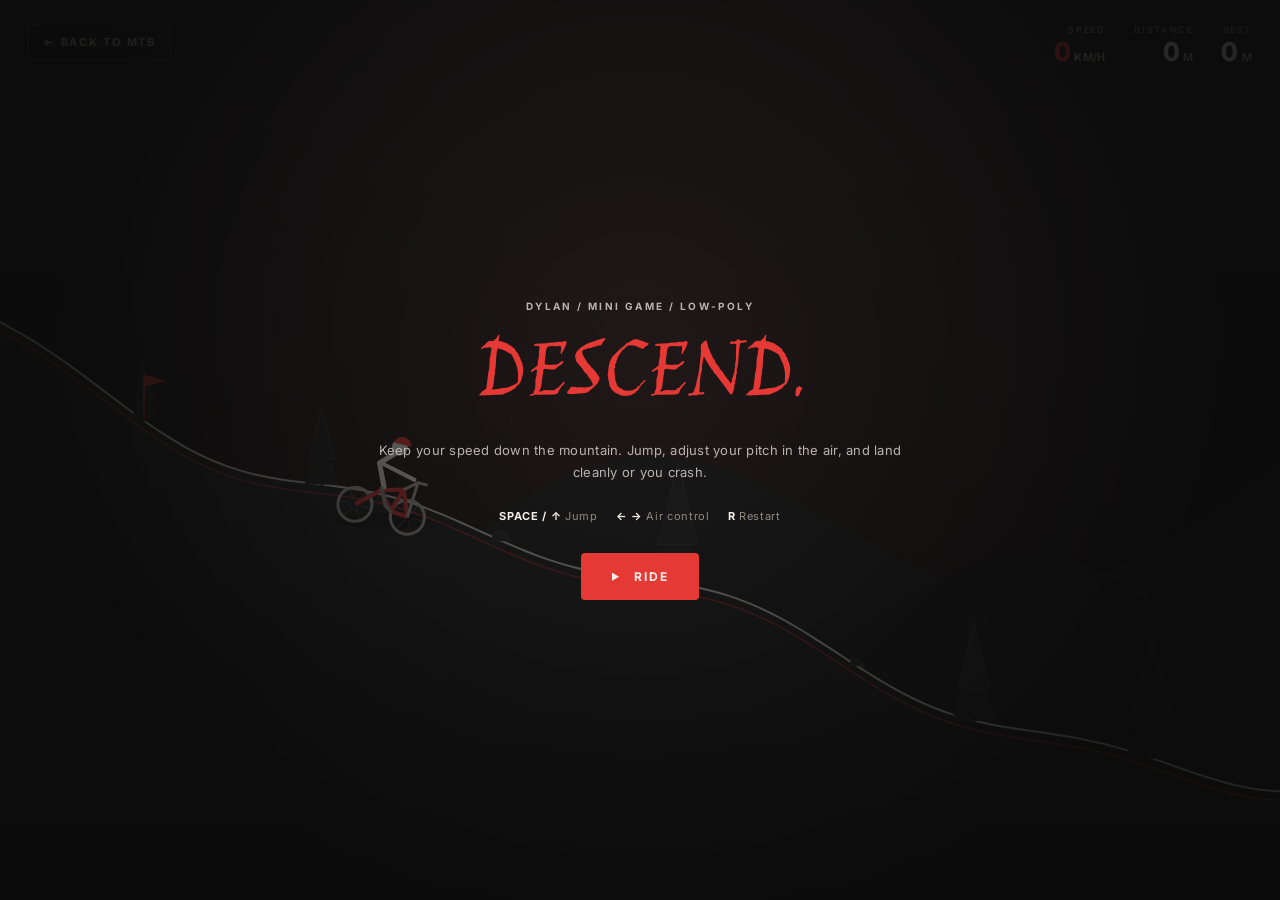
<file: mtb-game.html>
<!DOCTYPE html>
<html lang="en">
<head>
<meta charset="UTF-8">
<meta name="viewport" content="width=device-width, initial-scale=1.0, maximum-scale=1.0, user-scalable=no">
<title>DESCEND / MTB MINI GAME</title>
<link rel="preconnect" href="https://fonts.googleapis.com">
<link rel="preconnect" href="https://fonts.gstatic.com" crossorigin>
<link href="https://fonts.googleapis.com/css2?family=Inter:wght@400;500;700;800&family=Jim+Nightshade&display=swap" rel="stylesheet">
<style>
  *, *::before, *::after { box-sizing: border-box; margin: 0; padding: 0; }
  html, body {
    height: 100%;
    background: #171717;
    color: #F4F1EC;
    font-family: 'Inter', -apple-system, BlinkMacSystemFont, "Segoe UI", Roboto, sans-serif;
    overflow: hidden;
  }
  canvas { display: block; width: 100vw; height: 100vh; }

  .back-link {
    position: fixed;
    left: 28px; top: 24px;
    z-index: 20;
    color: #B8B4AE;
    font-size: 11px;
    font-weight: 700;
    letter-spacing: 0.16em;
    text-decoration: none;
    padding: 10px 14px;
    border: 1px solid rgba(184,180,174,.25);
    border-radius: 3px;
    background: rgba(23,23,23,.55);
    backdrop-filter: blur(6px);
    transition: color .2s, border-color .2s;
  }
  .back-link:hover { color: #fff; border-color: #E53935; }

  .hud {
    position: fixed;
    right: 28px; top: 24px;
    z-index: 20;
    display: flex;
    gap: 28px;
    text-align: right;
    pointer-events: none;
  }
  .hud .stat-label {
    display: block;
    color: #7E7A74;
    font-size: 9px;
    font-weight: 700;
    letter-spacing: .18em;
    margin-bottom: 4px;
  }
  .hud .stat-value {
    color: #F4F1EC;
    font-size: 26px;
    font-weight: 800;
    line-height: 1;
    letter-spacing: 0.01em;
    font-variant-numeric: tabular-nums;
  }
  .hud .stat-value small { font-size: 11px; font-weight: 600; color: #B8B4AE; margin-left: 3px; }
  .hud .stat-value.speed { color: #E53935; }

  .overlay {
    position: fixed;
    inset: 0;
    z-index: 30;
    display: flex;
    align-items: center;
    justify-content: center;
    padding: 24px;
    background: radial-gradient(circle at 50% 40%, rgba(23,23,23,.55) 0%, rgba(10,10,10,.88) 70%);
    transition: opacity .25s ease;
  }
  .overlay.hidden { opacity: 0; pointer-events: none; }

  .panel { max-width: 560px; text-align: center; }
  .eyebrow {
    color: #B8B4AE;
    font-size: 10px;
    font-weight: 700;
    letter-spacing: .24em;
    margin-bottom: 18px;
  }
  .title {
    font-family: 'Jim Nightshade', cursive;
    font-weight: 400;
    font-size: clamp(56px, 9vw, 96px);
    line-height: .95;
    color: #E53935;
    margin-bottom: 18px;
  }
  .subtitle {
    color: #B8B4AE;
    font-size: 13px;
    line-height: 1.7;
    letter-spacing: .02em;
    margin-bottom: 26px;
  }
  .keys {
    display: flex;
    justify-content: center;
    gap: 18px;
    flex-wrap: wrap;
    margin-bottom: 30px;
    color: #8f8a83;
    font-size: 11px;
    letter-spacing: .06em;
  }
  .keys b { color: #F4F1EC; font-weight: 700; }
  .play {
    display: inline-flex;
    align-items: center;
    gap: 12px;
    padding: 16px 30px;
    background: #E53935;
    color: #F4F1EC;
    border: 0;
    border-radius: 4px;
    font-family: inherit;
    font-size: 12px;
    font-weight: 700;
    letter-spacing: .16em;
    cursor: pointer;
    transition: background .2s, color .2s, transform .2s;
  }
  .play:hover { background: #F4F1EC; color: #E53935; transform: translateY(-2px); }
  .play .tri { font-size: 9px; }

  .result {
    color: #F4F1EC;
    font-size: 15px;
    margin-bottom: 22px;
    letter-spacing: .04em;
  }
  .result b { color: #E53935; font-size: 22px; }
  .result .best { color: #B8B4AE; font-size: 12px; display: block; margin-top: 8px; }

  .touch {
    position: fixed;
    left: 0; right: 0; bottom: 22px;
    z-index: 25;
    display: none;
    justify-content: space-between;
    padding: 0 22px;
    pointer-events: none;
  }
  .touch button {
    pointer-events: auto;
    width: 76px; height: 76px;
    border-radius: 50%;
    border: 1px solid rgba(244,241,236,.3);
    background: rgba(23,23,23,.6);
    backdrop-filter: blur(6px);
    color: #F4F1EC;
    font-family: inherit;
    font-size: 10px;
    font-weight: 700;
    letter-spacing: .1em;
    touch-action: none;
    user-select: none;
  }
  .touch .jump { border-color: #E53935; color: #E53935; }
  .touch .left, .touch .right { width: 64px; height: 64px; align-self: flex-end; }
  .touch .pad { display: flex; gap: 12px; }
  @media (hover: none) and (pointer: coarse) {
    .touch { display: flex; }
    .hud { right: 18px; top: 18px; gap: 18px; }
    .back-link { left: 16px; top: 16px; }
  }
</style>
</head>
<body>

<canvas id="game"></canvas>

<a class="back-link" href="index.html#mtb">&larr; BACK TO MTB</a>

<div class="hud">
  <div>
    <span class="stat-label">SPEED</span>
    <span class="stat-value speed" id="speed">0<small>KM/H</small></span>
  </div>
  <div>
    <span class="stat-label">DISTANCE</span>
    <span class="stat-value" id="distance">0<small>M</small></span>
  </div>
  <div>
    <span class="stat-label">BEST</span>
    <span class="stat-value" id="best">0<small>M</small></span>
  </div>
</div>

<div class="overlay" id="startOverlay">
  <div class="panel">
    <div class="eyebrow">DYLAN / MINI GAME / LOW-POLY</div>
    <h1 class="title">DESCEND.</h1>
    <p class="subtitle">Keep your speed down the mountain. Jump, adjust your pitch in the air, and land cleanly or you crash.</p>
    <div class="keys">
      <span><b>SPACE / ↑</b> Jump</span>
      <span><b>← →</b> Air control</span>
      <span><b>R</b> Restart</span>
    </div>
    <button class="play" id="startBtn"><span class="tri">▶</span> RIDE</button>
  </div>
</div>

<div class="overlay hidden" id="crashOverlay">
  <div class="panel">
    <div class="eyebrow">RUN ENDED</div>
    <h1 class="title">WIPEOUT.</h1>
    <p class="result">Distance <b id="runDistance">0</b> m<span class="best" id="bestLine"></span></p>
    <button class="play" id="restartBtn"><span class="tri">▶</span> RIDE AGAIN</button>
  </div>
</div>

<div class="touch">
  <div class="pad">
    <button class="left" data-key="left">LEAN</button>
    <button class="right" data-key="right">LEAN</button>
  </div>
  <button class="jump" data-key="jump">JUMP</button>
</div>

<script>
(function () {
  'use strict';

  var canvas = document.getElementById('game');
  var ctx = canvas.getContext('2d');
  var speedEl = document.getElementById('speed');
  var distEl = document.getElementById('distance');
  var bestEl = document.getElementById('best');
  var startOverlay = document.getElementById('startOverlay');
  var crashOverlay = document.getElementById('crashOverlay');
  var runDistanceEl = document.getElementById('runDistance');
  var bestLineEl = document.getElementById('bestLine');

  var W = 0, H = 0, DPR = 1;
  var BEST_KEY = 'dylan-mtb-best';

  function resize() {
    DPR = Math.min(window.devicePixelRatio || 1, 2);
    W = window.innerWidth;
    H = window.innerHeight;
    canvas.width = Math.floor(W * DPR);
    canvas.height = Math.floor(H * DPR);
    canvas.style.width = W + 'px';
    canvas.style.height = H + 'px';
    ctx.setTransform(DPR, 0, 0, DPR, 0, 0);
  }
  window.addEventListener('resize', resize);
  resize();

  // ---------- terrain ----------
  var BASE_SLOPE = 0.30;
  function terrainY(x) {
    return 240 + x * BASE_SLOPE
      + 70 * Math.sin(x / 420)
      + 28 * Math.sin(x / 155 + 1.3)
      + 12 * Math.sin(x / 57 + 0.4);
  }
  function terrainSlope(x) {
    var d = 3;
    return (terrainY(x + d) - terrainY(x - d)) / (2 * d);
  }

  // ---------- state ----------
  var state, cam, input, particles, lastTime, best, dustTimer;
  best = parseInt(localStorage.getItem(BEST_KEY) || '0', 10) || 0;
  bestEl.innerHTML = Math.round(best) + '<small>M</small>';

  function reset() {
    state = {
      x: 240,
      y: terrainY(240),
      v: 260,
      vy: 0,
      rot: Math.atan(terrainSlope(240)),
      grounded: true,
      started: false,
      crashed: false,
      distance: 0
    };
    cam = { x: state.x - W * 0.30, y: state.y - H * 0.55 };
    particles = [];
    dustTimer = 0;
    input = { jump: false, left: false, right: false };
  }
  reset();

  function start() {
    reset();
    state.started = true;
    startOverlay.classList.add('hidden');
    crashOverlay.classList.add('hidden');
  }

  function crash() {
    state.crashed = true;
    state.started = false;
    var run = Math.round(state.distance);
    if (run > best) {
      best = run;
      localStorage.setItem(BEST_KEY, String(best));
      bestEl.innerHTML = Math.round(best) + '<small>M</small>';
    }
    runDistanceEl.textContent = run;
    bestLineEl.textContent = 'Personal best ' + Math.round(best) + ' m';
    crashOverlay.classList.remove('hidden');
  }

  function spawnDust() {
    for (var i = 0; i < 10; i++) {
      particles.push({
        x: state.x + (Math.random() - 0.5) * 30,
        y: state.y + 8,
        vx: -state.v * 0.18 - Math.random() * 60,
        vy: -Math.random() * 110,
        life: 0.55 + Math.random() * 0.3,
        max: 0.85,
        r: 2 + Math.random() * 4
      });
    }
  }

  function update(dt) {
    if (!state.started) return;

    var slope = terrainSlope(state.x);
    var theta = Math.atan(slope);

    if (state.grounded) {
      state.v += (Math.sin(theta) * 620 - state.v * 0.22) * dt;
      state.v = Math.max(150, Math.min(980, state.v));
      state.x += state.v * dt;
      state.y = terrainY(state.x);
      state.rot = Math.atan(terrainSlope(state.x));

      if (input.jump) {
        input.jump = false;
        state.vy = -640;
        state.grounded = false;
      }
    } else {
      state.v += Math.sin(theta) * 90 * dt;
      state.vy += 1450 * dt;
      state.x += state.v * dt;
      state.y += state.vy * dt;

      if (input.left) state.rot -= 2.8 * dt;
      if (input.right) state.rot += 2.8 * dt;

      var ground = terrainY(state.x);
      if (state.y >= ground) {
        var diff = Math.abs(normalizeAngle(state.rot - Math.atan(terrainSlope(state.x))));
        if (diff > 0.62 || state.vy > 1350) {
          state.y = ground;
          crash();
        } else {
          state.y = ground;
          state.vy = 0;
          state.grounded = true;
          state.rot = Math.atan(terrainSlope(state.x));
          spawnDust();
        }
      }
    }

    state.distance = state.x / 40;

    dustTimer += dt;
    if (state.grounded && state.v > 260 && dustTimer > 0.07) {
      dustTimer = 0;
      particles.push({
        x: state.x - 26,
        y: state.y + 6,
        vx: -state.v * 0.22 - Math.random() * 40,
        vy: -Math.random() * 60,
        life: 0.35 + Math.random() * 0.2,
        max: 0.55,
        r: 1.5 + Math.random() * 2.5
      });
    }

    var targetX = state.x - W * 0.30;
    var targetY = state.y - H * 0.55;
    var k = Math.min(1, dt * 6);
    cam.x += (targetX - cam.x) * k;
    cam.y += (targetY - cam.y) * k;

    for (var i = particles.length - 1; i >= 0; i--) {
      var p = particles[i];
      p.life -= dt;
      if (p.life <= 0) { particles.splice(i, 1); continue; }
      p.x += p.vx * dt;
      p.y += p.vy * dt;
      p.vy += 260 * dt;
    }

    speedEl.innerHTML = Math.round(state.v * 0.18) + '<small>KM/H</small>';
    distEl.innerHTML = Math.round(state.distance) + '<small>M</small>';
  }

  function normalizeAngle(a) {
    while (a > Math.PI) a -= Math.PI * 2;
    while (a < -Math.PI) a += Math.PI * 2;
    return a;
  }

  // ---------- render ----------
  function drawBackground() {
    var g = ctx.createLinearGradient(0, 0, 0, H);
    g.addColorStop(0, '#1b1b1b');
    g.addColorStop(0.55, '#151515');
    g.addColorStop(1, '#0e0e0e');
    ctx.fillStyle = g;
    ctx.fillRect(0, 0, W, H);

    // a soft red glow behind the rider
    var glow = ctx.createRadialGradient(W * 0.5, H * 0.42, 40, W * 0.5, H * 0.42, Math.max(W, H) * 0.55);
    glow.addColorStop(0, 'rgba(229,57,53,0.10)');
    glow.addColorStop(1, 'rgba(229,57,53,0)');
    ctx.fillStyle = glow;
    ctx.fillRect(0, 0, W, H);

    // parallax ridges
    var layers = [
      { off: 0.12, amp: 90, base: 0.58, step: 130, color: '#1f1f1f', alpha: 0.9 },
      { off: 0.28, amp: 60, base: 0.70, step: 90, color: '#191919', alpha: 0.95 }
    ];
    for (var l = 0; l < layers.length; l++) {
      var L = layers[l];
      ctx.beginPath();
      ctx.moveTo(0, H);
      for (var sx = 0; sx <= W + 20; sx += 14) {
        var wx = cam.x * L.off + sx;
        var yy = H * L.base + Math.sin(wx / L.step) * L.amp + Math.sin(wx / (L.step * 2.7) + 1) * L.amp * 0.5 - cam.y * 0.06;
        ctx.lineTo(sx, yy);
      }
      ctx.lineTo(W, H);
      ctx.closePath();
      ctx.fillStyle = L.color;
      ctx.globalAlpha = L.alpha;
      ctx.fill();
      ctx.globalAlpha = 1;
    }
  }

  function drawTerrain() {
    var step = 7;
    ctx.beginPath();
    ctx.moveTo(-20, H + 400);
    for (var sx = -20; sx <= W + 20; sx += step) {
      var wx = cam.x + sx;
      var sy = terrainY(wx) - cam.y;
      ctx.lineTo(sx, sy);
    }
    ctx.lineTo(W + 20, H + 400);
    ctx.closePath();
    var tg = ctx.createLinearGradient(0, H * 0.3, 0, H);
    tg.addColorStop(0, '#2a2a2a');
    tg.addColorStop(1, '#151515');
    ctx.fillStyle = tg;
    ctx.fill();

    // snowy / dusty edge
    ctx.beginPath();
    for (var x2 = -20; x2 <= W + 20; x2 += step) {
      var wx2 = cam.x + x2;
      var sy2 = terrainY(wx2) - cam.y;
      if (x2 === -20) ctx.moveTo(x2, sy2); else ctx.lineTo(x2, sy2);
    }
    ctx.strokeStyle = 'rgba(244,241,236,0.85)';
    ctx.lineWidth = 2;
    ctx.stroke();

    // red accent line just below the edge
    ctx.beginPath();
    for (var x3 = -20; x3 <= W + 20; x3 += step) {
      var wx3 = cam.x + x3;
      var sy3 = terrainY(wx3) - cam.y + 9;
      if (x3 === -20) ctx.moveTo(x3, sy3); else ctx.lineTo(x3, sy3);
    }
    ctx.strokeStyle = 'rgba(229,57,53,0.55)';
    ctx.lineWidth = 1.5;
    ctx.stroke();
  }


  function drawScenery() {
    var spacing = 165;
    var first = Math.floor(cam.x / spacing) - 1;
    var last = Math.floor((cam.x + W) / spacing) + 1;
    for (var i = first; i <= last; i++) {
      var wx = i * spacing + ((i * 73) % 60);
      var sx = wx - cam.x;
      var sy = terrainY(wx) - cam.y;
      var pick = Math.abs(i * 37) % 5;
      var size = 0.65 + (Math.abs(i * 53) % 40) / 55;
      if (pick < 3) {
        // pine tree silhouettes
        ctx.fillStyle = '#242424';
        var h = 58 * size;
        var w = 20 * size;
        ctx.beginPath();
        ctx.moveTo(sx, sy - h);
        ctx.lineTo(sx - w, sy);
        ctx.lineTo(sx + w, sy);
        ctx.closePath();
        ctx.fill();
        ctx.beginPath();
        ctx.moveTo(sx, sy - h * 1.55);
        ctx.lineTo(sx - w * 0.72, sy - h * 0.5);
        ctx.lineTo(sx + w * 0.72, sy - h * 0.5);
        ctx.closePath();
        ctx.fill();
        ctx.strokeStyle = 'rgba(184,180,174,0.14)';
        ctx.lineWidth = 1;
        ctx.stroke();
        ctx.fillStyle = '#1b1b1b';
        ctx.fillRect(sx - 1.5, sy - 4, 3, 5);
      } else {
        // rocks
        ctx.fillStyle = '#2b2b2b';
        ctx.beginPath();
        ctx.moveTo(sx - 9 * size, sy + 1);
        ctx.lineTo(sx - 4 * size, sy - 9 * size);
        ctx.lineTo(sx + 5 * size, sy - 7 * size);
        ctx.lineTo(sx + 10 * size, sy + 1);
        ctx.closePath();
        ctx.fill();
        ctx.strokeStyle = 'rgba(184,180,174,0.12)';
        ctx.stroke();
      }
    }

    // speed streaks
    if (state.started && state.v > 520) {
      var alpha = Math.min(0.35, (state.v - 520) / 1200);
      ctx.strokeStyle = 'rgba(244,241,236,' + alpha.toFixed(3) + ')';
      ctx.lineWidth = 1;
      for (var k = 0; k < 9; k++) {
        var yy = ((k * 977) % 100) / 100 * H;
        var len = 40 + ((k * 131) % 90);
        var xx = ((k * 613) % 1440) - ((performance.now() * (0.35 + k * 0.02)) % (W + 200));
        ctx.beginPath();
        ctx.moveTo(xx, yy);
        ctx.lineTo(xx + len, yy);
        ctx.stroke();
      }
    }

    // distance markers every 100 m
    var mark = Math.floor(state.x / 4000);
    for (var m = mark - 1; m <= mark + 1; m++) {
      if (m < 0) continue;
      var mx = m * 4000;
      var msx = mx - cam.x;
      if (msx < -80 || msx > W + 80) continue;
      var msy = terrainY(mx) - cam.y;
      ctx.strokeStyle = 'rgba(229,57,53,0.65)';
      ctx.lineWidth = 2;
      ctx.beginPath();
      ctx.moveTo(msx, msy - 46);
      ctx.lineTo(msx, msy);
      ctx.stroke();
      ctx.fillStyle = 'rgba(229,57,53,0.85)';
      ctx.beginPath();
      ctx.moveTo(msx, msy - 46);
      ctx.lineTo(msx + 22, msy - 40);
      ctx.lineTo(msx, msy - 34);
      ctx.closePath();
      ctx.fill();
    }
  }

  function drawParticles() {
    for (var i = 0; i < particles.length; i++) {
      var p = particles[i];
      var a = Math.max(0, p.life / p.max);
      ctx.globalAlpha = a * 0.55;
      ctx.fillStyle = '#B8B4AE';
      ctx.beginPath();
      ctx.arc(p.x - cam.x, p.y - cam.y, p.r, 0, Math.PI * 2);
      ctx.fill();
    }
    ctx.globalAlpha = 1;
  }

  function drawBike() {
    var x = state.x - cam.x;
    var y = state.y - cam.y;
    var rot = state.rot;

    // shadow
    ctx.globalAlpha = 0.35;
    ctx.fillStyle = '#000';
    ctx.beginPath();
    ctx.ellipse(x, y + 26, 46, 8, 0, 0, Math.PI * 2);
    ctx.fill();
    ctx.globalAlpha = 1;

    ctx.save();
    ctx.translate(x, y);
    ctx.rotate(rot);

    // wheels
    ctx.strokeStyle = '#B8B4AE';
    ctx.lineWidth = 3;
    ctx.beginPath(); ctx.arc(-26, 16, 17, 0, Math.PI * 2); ctx.stroke();
    ctx.beginPath(); ctx.arc(28, 16, 17, 0, Math.PI * 2); ctx.stroke();
    ctx.strokeStyle = 'rgba(184,180,174,0.28)';
    ctx.lineWidth = 1;
    for (var i = 0; i < 6; i++) {
      var a = (i / 6) * Math.PI * 2;
      ctx.beginPath();
      ctx.moveTo(-26 + Math.cos(a) * 4, 16 + Math.sin(a) * 4);
      ctx.lineTo(-26 + Math.cos(a) * 16, 16 + Math.sin(a) * 16);
      ctx.stroke();
      ctx.beginPath();
      ctx.moveTo(28 + Math.cos(a) * 4, 16 + Math.sin(a) * 4);
      ctx.lineTo(28 + Math.cos(a) * 16, 16 + Math.sin(a) * 16);
      ctx.stroke();
    }

    // frame
    ctx.strokeStyle = '#E53935';
    ctx.lineWidth = 4;
    ctx.lineJoin = 'round';
    ctx.beginPath();
    ctx.moveTo(-26, 16);
    ctx.lineTo(-4, -4);
    ctx.lineTo(18, -10);
    ctx.lineTo(28, 16);
    ctx.moveTo(-4, -4);
    ctx.lineTo(10, 14);
    ctx.lineTo(28, 16);
    ctx.moveTo(18, -10);
    ctx.lineTo(10, 14);
    ctx.stroke();

    // bars + fork
    ctx.strokeStyle = '#B8B4AE';
    ctx.lineWidth = 3;
    ctx.beginPath();
    ctx.moveTo(18, -10);
    ctx.lineTo(30, -20);
    ctx.lineTo(40, -20);
    ctx.moveTo(30, -20);
    ctx.lineTo(28, 16);
    ctx.stroke();

    // rider
    ctx.strokeStyle = '#F4F1EC';
    ctx.lineWidth = 5;
    ctx.lineCap = 'round';
    ctx.beginPath();
    ctx.moveTo(-2, -8);
    ctx.lineTo(-12, -30);
    ctx.lineTo(2, -44);
    ctx.stroke();
    ctx.fillStyle = '#F4F1EC';
    ctx.beginPath();
    ctx.arc(4, -50, 8, 0, Math.PI * 2);
    ctx.fill();
    // helmet
    ctx.fillStyle = '#E53935';
    ctx.beginPath();
    ctx.arc(6, -52, 9, Math.PI * 1.05, Math.PI * 1.95);
    ctx.fill();
    // arms
    ctx.strokeStyle = '#F4F1EC';
    ctx.lineWidth = 4;
    ctx.beginPath();
    ctx.moveTo(-8, -30);
    ctx.lineTo(26, -22);
    ctx.stroke();
    // legs
    ctx.strokeStyle = '#9a958d';
    ctx.beginPath();
    ctx.moveTo(-4, -6);
    ctx.lineTo(4, 10);
    ctx.lineTo(10, 14);
    ctx.stroke();

    ctx.restore();
  }

  function render() {
    drawBackground();
    drawTerrain();
    drawScenery();
    drawParticles();
    drawBike();
  }

  // ---------- loop ----------
  function frame(now) {
    if (!lastTime) lastTime = now;
    var dt = Math.min(0.033, (now - lastTime) / 1000);
    lastTime = now;
    update(dt);
    render();
    requestAnimationFrame(frame);
  }
  requestAnimationFrame(frame);

  // ---------- input ----------
  function keyDown(e) {
    if (e.code === 'Space' || e.code === 'ArrowUp') {
      e.preventDefault();
      if (!state.started && !state.crashed) start(); else input.jump = true;
    } else if (e.code === 'ArrowLeft') {
      e.preventDefault(); input.left = true;
    } else if (e.code === 'ArrowRight') {
      e.preventDefault(); input.right = true;
    } else if (e.code === 'KeyR') {
      start();
    }
  }
  function keyUp(e) {
    if (e.code === 'ArrowLeft') input.left = false;
    if (e.code === 'ArrowRight') input.right = false;
  }
  window.addEventListener('keydown', keyDown, { passive: false });
  window.addEventListener('keyup', keyUp);

  document.getElementById('startBtn').addEventListener('click', start);
  document.getElementById('restartBtn').addEventListener('click', start);

  // touch controls
  var touchButtons = document.querySelectorAll('.touch button');
  Array.prototype.forEach.call(touchButtons, function (btn) {
    var key = btn.getAttribute('data-key');
    function down(e) {
      e.preventDefault();
      if (!state.started) { start(); return; }
      if (key === 'jump') input.jump = true;
      if (key === 'left') input.left = true;
      if (key === 'right') input.right = true;
    }
    function up(e) {
      e.preventDefault();
      if (key === 'left') input.left = false;
      if (key === 'right') input.right = false;
    }
    btn.addEventListener('pointerdown', down);
    btn.addEventListener('pointerup', up);
    btn.addEventListener('pointercancel', up);
    btn.addEventListener('pointerleave', up);
  });
})();
</script>
</body>
</html>
</file>
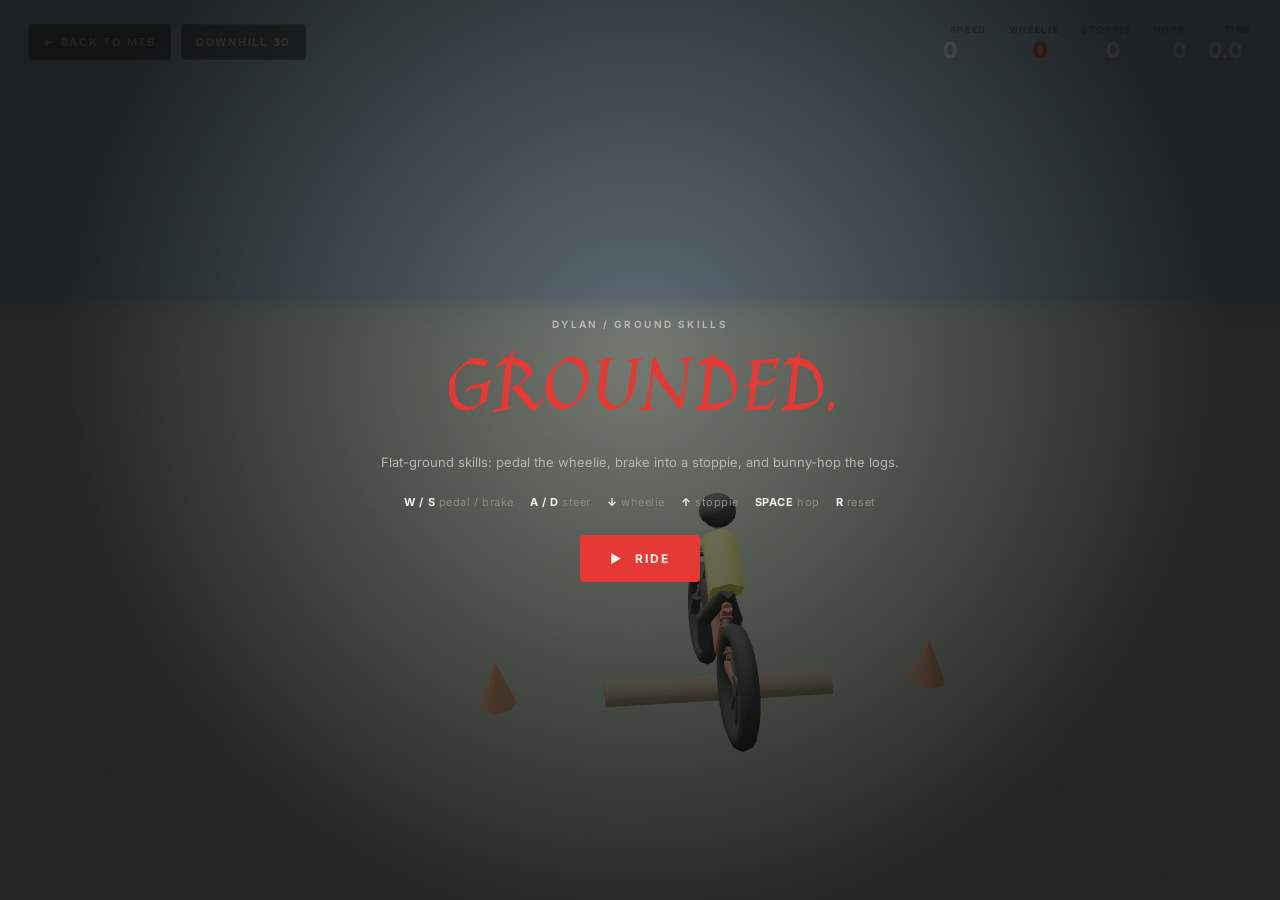
<file: mtb-ground.html>
<!DOCTYPE html>
<html lang="en">
<head>
<meta charset="UTF-8">
<meta name="viewport" content="width=device-width, initial-scale=1.0, maximum-scale=1.0, user-scalable=no">
<title>GROUND SKILLS / MTB</title>
<link rel="preconnect" href="https://fonts.googleapis.com">
<link rel="preconnect" href="https://fonts.gstatic.com" crossorigin>
<link href="https://fonts.googleapis.com/css2?family=Inter:wght@400;500;700;800&family=Jim+Nightshade&display=swap" rel="stylesheet">
<style>
  *, *::before, *::after { box-sizing: border-box; margin: 0; padding: 0; }
  html, body { height: 100%; background: radial-gradient(circle at 50% 38%, #1d2420 0%, #131613 45%, #0a0c0a 100%); color: #F4F1EC; font-family: 'Inter', -apple-system, BlinkMacSystemFont, "Segoe UI", Roboto, sans-serif; overflow: hidden; }
  #stage, #stage canvas { position: fixed; inset: 0; display: block; }
  .top-links { position: fixed; left: 28px; top: 24px; z-index: 20; display: flex; gap: 10px; }
  .chip { color: #B8B4AE; font-size: 11px; font-weight: 700; letter-spacing: .16em; text-decoration: none; padding: 10px 14px; border: 1px solid rgba(184,180,174,.25); border-radius: 3px; background: rgba(20,22,20,.55); backdrop-filter: blur(6px); transition: color .2s, border-color .2s; }
  .chip:hover { color: #fff; border-color: #E53935; }
  .hud { position: fixed; right: 28px; top: 24px; z-index: 20; display: flex; gap: 22px; text-align: right; pointer-events: none; }
  .stat-label { display:block; color:#7E7A74; font-size:9px; font-weight:700; letter-spacing:.18em; margin-bottom:4px; }
  .stat-value { color:#F4F1EC; font-size:22px; font-weight:800; line-height:1; font-variant-numeric: tabular-nums; }
  .stat-value small { font-size:10px; font-weight:600; color:#B8B4AE; margin-left:3px; }
  .stat-value.acc { color:#E53935; }
  .overlay { position: fixed; inset: 0; z-index: 30; display:flex; align-items:center; justify-content:center; padding:24px; background: radial-gradient(circle at 50% 40%, rgba(20,22,20,.45) 0%, rgba(6,8,6,.85) 70%); transition: opacity .25s ease; }
  .overlay.hidden { opacity:0; pointer-events:none; }
  .panel { max-width: 600px; text-align:center; }
  .eyebrow { color:#B8B4AE; font-size:10px; font-weight:700; letter-spacing:.24em; margin-bottom:18px; }
  .title { font-family:'Jim Nightshade',cursive; font-weight:400; font-size:clamp(52px,8.5vw,92px); line-height:.95; color:#E53935; margin-bottom:16px; }
  .subtitle { color:#B8B4AE; font-size:13px; line-height:1.7; margin-bottom:22px; }
  .keys { display:flex; justify-content:center; gap:16px; flex-wrap:wrap; margin-bottom:26px; color:#8f8a83; font-size:11px; letter-spacing:.05em; }
  .keys b { color:#F4F1EC; font-weight:700; }
  .play { display:inline-flex; align-items:center; gap:12px; padding:16px 30px; background:#E53935; color:#F4F1EC; border:0; border-radius:4px; font-family:inherit; font-size:12px; font-weight:700; letter-spacing:.16em; cursor:pointer; transition: background .2s, color .2s, transform .2s; }
  .play:hover { background:#F4F1EC; color:#E53935; transform:translateY(-2px); }
</style>
</head>
<body>
<div id="stage"></div>
<div class="top-links">
  <a class="chip" href="index.html#mtb">&larr; BACK TO MTB</a>
  <a class="chip" href="mtb-game-3d.html">DOWNHILL 3D</a>
</div>
<div class="hud">
  <div><span class="stat-label">SPEED</span><span class="stat-value" id="speed">0<small>KM/H</small></span></div>
  <div><span class="stat-label">WHEELIE</span><span class="stat-value acc" id="wheelie">0<small>M</small></span></div>
  <div><span class="stat-label">STOPPIE</span><span class="stat-value" id="stoppie">0<small>M</small></span></div>
  <div><span class="stat-label">HOPS</span><span class="stat-value" id="hops">0</span></div>
  <div><span class="stat-label">TIME</span><span class="stat-value" id="time">0.0<small>S</small></span></div>
</div>

<div class="overlay" id="startOverlay">
  <div class="panel">
    <div class="eyebrow">DYLAN / GROUND SKILLS</div>
    <h1 class="title">GROUNDED.</h1>
    <p class="subtitle">Flat-ground skills: pedal the wheelie, brake into a stoppie, and bunny-hop the logs.</p>
    <div class="keys">
      <span><b>W / S</b> pedal / brake</span>
      <span><b>A / D</b> steer</span>
      <span><b>&darr;</b> wheelie</span>
      <span><b>&uarr;</b> stoppie</span>
      <span><b>SPACE</b> hop</span>
      <span><b>R</b> reset</span>
    </div>
    <button class="play" id="startBtn"><span>▶</span> RIDE</button>
  </div>
</div>

<div class="overlay hidden" id="pauseOverlay">
  <div class="panel">
    <div class="eyebrow">PAUSED</div>
    <h1 class="title">TAKE A BREATH.</h1>
    <p class="subtitle">Press ESC or hit resume.</p>
    <button class="play" id="resumeBtn"><span>▶</span> RESUME</button>
  </div>
</div>

<script src="vendor/three.min.js"></script>
<script>
(function () {
  'use strict';
  var scene, camera, renderer, clock;
  var bike, frontSteer, wheels = [], logs = [], cones = [];
  var state, keys, paused = false;

  var speedEl = document.getElementById('speed');
  var wheelieEl = document.getElementById('wheelie');
  var stoppieEl = document.getElementById('stoppie');
  var hopsEl = document.getElementById('hops');
  var timeEl = document.getElementById('time');
  var startOverlay = document.getElementById('startOverlay');
  var pauseOverlay = document.getElementById('pauseOverlay');

  keys = { pedal: false, brake: false, left: false, right: false, up: false, down: false };

  function tube(a, b, r, mat) {
    var dir = new THREE.Vector3().subVectors(b, a);
    var len = dir.length();
    var mesh = new THREE.Mesh(new THREE.CylinderGeometry(r, r, len, 6), mat);
    mesh.position.copy(a).add(b).multiplyScalar(0.5);
    mesh.quaternion.setFromUnitVectors(new THREE.Vector3(0, 1, 0), dir.normalize());
    return mesh;
  }

  function makeWheel(black, metal) {
    var hub = new THREE.Group();
    var ring = new THREE.Mesh(new THREE.TorusGeometry(0.44, 0.085, 8, 24), black);
    ring.rotation.y = Math.PI / 2;
    hub.add(ring);
    var disc = new THREE.Mesh(new THREE.CylinderGeometry(0.09, 0.09, 0.06, 10), metal);
    disc.rotation.z = Math.PI / 2;
    hub.add(disc);
    for (var i = 0; i < 6; i++) {
      var spoke = new THREE.Mesh(new THREE.BoxGeometry(0.02, 0.82, 0.02), metal);
      spoke.rotation.x = (i / 6) * Math.PI;
      hub.add(spoke);
    }
    return hub;
  }

  function buildBike() {
    var g = new THREE.Group();
    var red = new THREE.MeshStandardMaterial({ color: 0xe53935, roughness: 0.45, metalness: 0.25 });
    var black = new THREE.MeshStandardMaterial({ color: 0x141414, roughness: 0.8 });
    var metal = new THREE.MeshStandardMaterial({ color: 0x9a958d, roughness: 0.3, metalness: 0.8 });
    var yellow = new THREE.MeshStandardMaterial({ color: 0xd7ef1f, roughness: 0.6 });
    var skin = new THREE.MeshStandardMaterial({ color: 0xc9a188, roughness: 0.8 });
    var spring = new THREE.MeshStandardMaterial({ color: 0xc0392b, roughness: 0.5, metalness: 0.4 });

    var rearHub = new THREE.Vector3(0, 0.46, -0.74);
    var bb = new THREE.Vector3(0, 0.42, -0.02);
    var seat = new THREE.Vector3(0, 0.98, -0.3);
    var head = new THREE.Vector3(0, 1.0, 0.5);

    g.add(tube(rearHub, bb, 0.035, red));
    g.add(tube(bb, seat, 0.05, red));
    g.add(tube(seat, head, 0.045, red));
    g.add(tube(head, bb, 0.05, red));
    g.add(tube(rearHub, new THREE.Vector3(0, 0.5, -0.18), 0.04, red));
    var shockTop = new THREE.Vector3(0, 0.88, -0.26);
    var shockBottom = new THREE.Vector3(0, 0.58, -0.5);
    g.add(tube(shockTop, shockBottom, 0.045, metal));
    for (var c = 0; c < 5; c++) {
      var t0 = c / 5, t1 = (c + 0.55) / 5;
      var pa = new THREE.Vector3().lerpVectors(shockTop, shockBottom, t0);
      var pb = new THREE.Vector3().lerpVectors(shockTop, shockBottom, t1);
      var coil = new THREE.Mesh(new THREE.TorusGeometry(0.055, 0.014, 5, 10), spring);
      coil.position.copy(pa).add(pb).multiplyScalar(0.5);
      coil.lookAt(shockBottom);
      g.add(coil);
    }

    frontSteer = new THREE.Group();
    frontSteer.position.copy(head);
    var crown = new THREE.Vector3(0, 0.12, 0.03);
    var lowerL = new THREE.Vector3(-0.1, -0.5, 0.24);
    var lowerR = new THREE.Vector3(0.1, -0.5, 0.24);
    frontSteer.add(tube(new THREE.Vector3(0, 0, 0), crown, 0.05, metal));
    frontSteer.add(tube(crown, lowerL, 0.035, metal));
    frontSteer.add(tube(crown, lowerR, 0.035, metal));
    frontSteer.add(tube(new THREE.Vector3(-0.1, -0.3, 0.14), lowerL, 0.05, black));
    frontSteer.add(tube(new THREE.Vector3(0.1, -0.3, 0.14), lowerR, 0.05, black));
    var bar = new THREE.Mesh(new THREE.CylinderGeometry(0.022, 0.022, 0.62, 6), black);
    bar.rotation.z = Math.PI / 2;
    bar.position.set(0, 0.18, 0.06);
    frontSteer.add(bar);
    var fw = makeWheel(black, metal);
    fw.position.set(0, -0.54, 0.28);
    frontSteer.add(fw);
    wheels.push(fw);
    g.add(frontSteer);

    var rw = makeWheel(black, metal);
    rw.position.copy(rearHub);
    g.add(rw);
    wheels.push(rw);

    var hips = new THREE.Vector3(0, 1.12, -0.26);
    var shoulders = new THREE.Vector3(0, 1.5, 0.12);
    g.add(tube(hips, shoulders, 0.17, yellow));
    var headM = new THREE.Mesh(new THREE.SphereGeometry(0.14, 12, 10), skin);
    headM.position.set(0, 1.7, 0.22); g.add(headM);
    var helmet = new THREE.Mesh(new THREE.SphereGeometry(0.175, 12, 10), black);
    helmet.position.set(0, 1.74, 0.2); helmet.scale.set(1, 0.9, 1.15); g.add(helmet);
    g.add(tube(shoulders, new THREE.Vector3(-0.26, 1.2, 0.52), 0.05, yellow));
    g.add(tube(shoulders, new THREE.Vector3(0.26, 1.2, 0.52), 0.05, yellow));
    g.add(tube(hips, new THREE.Vector3(-0.16, 0.72, 0.02), 0.07, black));
    g.add(tube(hips, new THREE.Vector3(0.16, 0.72, 0.02), 0.07, black));
    g.add(tube(new THREE.Vector3(-0.16, 0.72, 0.02), new THREE.Vector3(-0.14, 0.46, 0.02), 0.06, black));
    g.add(tube(new THREE.Vector3(0.16, 0.72, 0.02), new THREE.Vector3(0.14, 0.46, 0.02), 0.06, black));
    return g;
  }

  function buildGround() {
    var c = document.createElement('canvas'); c.width = c.height = 512;
    var g = c.getContext('2d');
    g.fillStyle = '#3f4d3c'; g.fillRect(0, 0, 512, 512);
    for (var i = 0; i < 2600; i++) {
      var x = Math.random() * 512, y = Math.random() * 512, r = 0.5 + Math.random() * 2;
      g.fillStyle = 'rgba(' + (40 + Math.random() * 30 | 0) + ',' + (60 + Math.random() * 30 | 0) + ',40,' + (0.05 + Math.random() * 0.1) + ')';
      for (var ox = -512; ox <= 512; ox += 512) for (var oy = -512; oy <= 512; oy += 512) {
        g.beginPath(); g.arc(x + ox, y + oy, r, 0, Math.PI * 2); g.fill();
      }
    }
    var tex = new THREE.CanvasTexture(c);
    tex.wrapS = tex.wrapT = THREE.RepeatWrapping;
    tex.repeat.set(60, 60);
    var mat = new THREE.MeshStandardMaterial({ map: tex, roughness: 0.95, metalness: 0 });
    var plane = new THREE.Mesh(new THREE.PlaneGeometry(600, 600, 40, 40), mat);
    plane.rotation.x = -Math.PI / 2;
    plane.position.y = -0.02;
    scene.add(plane);
  }

  function buildObstacles() {
    var wood = new THREE.MeshStandardMaterial({ color: 0x6b4a2f, roughness: 0.9 });
    var coneMat = new THREE.MeshStandardMaterial({ color: 0xd94a2a, roughness: 0.6 });
    var logGeo = new THREE.CylinderGeometry(0.18, 0.18, 2.6, 10);
    for (var i = 0; i < 6; i++) {
      var l = new THREE.Mesh(logGeo, wood);
      l.rotation.z = Math.PI / 2;
      l.userData.z = 30 + i * 35;
      l.userData.hopped = false;
      scene.add(l);
      logs.push(l);
    }
    var coneGeo = new THREE.ConeGeometry(0.22, 0.5, 8);
    for (var j = 0; j < 20; j++) {
      var cn = new THREE.Mesh(coneGeo, coneMat);
      cn.userData.z = 18 + j * 9;
      cn.userData.side = (j % 2 === 0 ? 1 : -1);
      cn.position.x = cn.userData.side * 2.5;
      scene.add(cn);
      cones.push(cn);
    }
  }

  function reset() {
    state = {
      x: 0, z: 0, y: 0, speed: 6, vy: 0, heading: 0, steerAngle: 0, weight: 0,
      grounded: true, started: false, wheelie: 0, stoppie: 0, hops: 0, time: 0, pitch: 0, shake: 0, hitCd: 0
    };
    keys.pedal = keys.brake = keys.left = keys.right = keys.up = keys.down = false;
    if (bike) { bike.position.set(0, 0, 0); bike.rotation.set(0, 0, 0); frontSteer.rotation.y = 0; }
    if (camera) { camera.position.set(1.8, 4.6, -8); camera.lookAt(new THREE.Vector3(0, 1.1, 8)); }
    for (var i = 0; i < logs.length; i++) logs[i].userData.hopped = false;
    for (var ci = 0; ci < cones.length; ci++) {
      cones[ci].userData.knocked = false;
      cones[ci].rotation.set(0, 0, 0);
      cones[ci].position.y = 0.25;
    }
  }

  function start() {
    reset();
    paused = false;
    pauseOverlay.classList.add('hidden');
    state.started = true;
    startOverlay.classList.add('hidden');
  }

  function update(dt) {
    if (!state.started) return;
    state.time += dt;

    if (keys.pedal) state.speed += 8 * dt;
    if (keys.brake) state.speed -= 14 * dt;
    if (!keys.pedal && !keys.brake) state.speed -= 1.8 * dt;
    state.speed = Math.max(-4, Math.min(20, state.speed));

    var steerIn = (keys.left ? 1 : 0) - (keys.right ? 1 : 0);
    state.steerAngle += (steerIn * 0.4 - state.steerAngle) * Math.min(1, dt * 8);
    state.heading += state.steerAngle * (0.3 + Math.abs(state.speed) * 0.05) * dt;

    state.x += Math.sin(state.heading) * state.speed * dt;
    state.z += Math.cos(state.heading) * state.speed * dt;
    state.x = Math.max(-28, Math.min(28, state.x));

    // weight shift: down = wheelie (front up), up = stoppie (rear up)
    var wIn = (keys.up ? 1 : 0) - (keys.down ? 1 : 0);
    state.weight += (wIn - state.weight) * Math.min(1, dt * 6);

    // hop
    if (state.grounded && keys.jumpPending) {
      keys.jumpPending = false;
      state.vy = 5.6;
      state.grounded = false;
    }
    if (!state.grounded) {
      state.vy -= 18 * dt;
      state.y += state.vy * dt;
      if (state.y <= 0) { state.y = 0; state.vy = 0; state.grounded = true; }
    }

    // pitch: wheelie/stoppie tilt (nose-up when weight<0)
    state.pitch += (-state.weight * 0.5 - state.pitch) * Math.min(1, dt * 8);

    // skill accumulation
    if (state.grounded && Math.abs(state.speed) > 4) {
      if (state.weight < -0.35) state.wheelie += Math.abs(state.speed) * dt;
      if (state.weight > 0.35) state.stoppie += Math.abs(state.speed) * dt;
    }

    // logs: solid obstacle, hop over or get blocked
    state.hitCd = Math.max(0, state.hitCd - dt);
    state.shake = Math.max(0, state.shake - dt);
    for (var i = 0; i < logs.length; i++) {
      var l = logs[i];
      var lz = l.userData.z;
      if (Math.abs(state.x) > 1.45) continue;
      var front = state.z + 0.75;
      if (Math.abs(front - lz) > 2.2 && Math.abs(state.z - lz) > 2.2) continue;
      if (!state.grounded && state.y > 0.3) {
        if (state.z > lz - 0.9 && state.z < lz + 0.9 && !l.userData.hopped) {
          l.userData.hopped = true;
          state.hops++;
        }
        continue;
      }
      if (state.grounded && state.z + 0.55 >= lz - 0.18 && state.z <= lz + 0.35) {
        state.z = lz - 0.72;
        state.speed = 0;
        state.pitch = 0.25;
        state.shake = 0.35;
        state.hitCd = 0.4;
      }
    }

    // cones get knocked aside
    for (var ci = 0; ci < cones.length; ci++) {
      var cn = cones[ci];
      if (cn.userData.knocked) continue;
      var cdx = state.x - cn.position.x, cdz = state.z - cn.position.z;
      if (cdx * cdx + cdz * cdz < 0.45) {
        cn.userData.knocked = true;
        cn.rotation.z = 1.1;
        cn.position.y = 0.16;
        state.speed *= 0.92;
        state.shake = 0.18;
      }
    }

    wheels[0].rotation.x += (state.speed / 0.44) * dt;
    wheels[1].rotation.x += (state.speed / 0.44) * dt;

    bike.position.set(state.x, state.y, state.z);
    bike.rotation.y = state.heading;
    bike.rotation.x = state.pitch;
    bike.rotation.z = -state.steerAngle * 0.1;
    frontSteer.rotation.y = state.steerAngle;

    // recycle logs + cones
    for (var j = 0; j < logs.length; j++) {
      if (logs[j].userData.z < state.z - 40) { logs[j].userData.z += 210; logs[j].userData.hopped = false; }
      logs[j].position.set(0, 0.18, logs[j].userData.z);
    }
    for (var k = 0; k < cones.length; k++) {
      if (cones[k].userData.z < state.z - 30) cones[k].userData.z += 180;
      cones[k].position.set(cones[k].userData.side * 2.5, 0.25, cones[k].userData.z);
    }

    // camera
    var backX = -Math.sin(state.heading), backZ = -Math.cos(state.heading);
    var rightX = Math.cos(state.heading), rightZ = -Math.sin(state.heading);
    var tp = new THREE.Vector3(state.x + backX * 7 + rightX * 2.4, state.y + 3.6, state.z + backZ * 7 + rightZ * 2.4);
    var la = new THREE.Vector3(state.x + Math.sin(state.heading) * 8, state.y + 1.1, state.z + Math.cos(state.heading) * 8);
    camera.position.lerp(tp, 1 - Math.exp(-dt * 6));
    if (state.shake > 0) {
      camera.position.x += (Math.random() - 0.5) * state.shake;
      camera.position.y += (Math.random() - 0.5) * state.shake;
    }
    camera.lookAt(la);

    speedEl.innerHTML = Math.round(Math.abs(state.speed) * 3.6) + '<small>KM/H</small>';
    wheelieEl.innerHTML = Math.round(state.wheelie) + '<small>M</small>';
    stoppieEl.innerHTML = Math.round(state.stoppie) + '<small>M</small>';
    hopsEl.textContent = state.hops;
    timeEl.innerHTML = state.time.toFixed(1) + '<small>S</small>';
  }

  function animate() {
    requestAnimationFrame(animate);
    var dt = Math.min(0.05, clock.getDelta());
    if (!paused) update(dt);
    renderer.render(scene, camera);
  }

  function init() {
    renderer = new THREE.WebGLRenderer({ antialias: true });
    renderer.setPixelRatio(Math.min(window.devicePixelRatio || 1, 1.5));
    renderer.setSize(window.innerWidth, window.innerHeight);
    renderer.outputEncoding = THREE.sRGBEncoding;
    renderer.toneMapping = THREE.ACESFilmicToneMapping;
    renderer.toneMappingExposure = 1.05;
    document.getElementById('stage').appendChild(renderer.domElement);

    scene = new THREE.Scene();
    scene.background = new THREE.Color(0x9db4c8);
    scene.fog = new THREE.Fog(0x9db4c8, 40, 260);
    camera = new THREE.PerspectiveCamera(60, window.innerWidth / window.innerHeight, 0.1, 400);

    scene.add(new THREE.HemisphereLight(0xdce8f0, 0x2a3024, 1.0));
    var sun = new THREE.DirectionalLight(0xfff4e0, 1.0);
    sun.position.set(30, 60, 20);
    scene.add(sun);

    buildGround();
    buildObstacles();
    bike = buildBike();
    bike.scale.setScalar(1.2);
    scene.add(bike);

    reset();
    clock = new THREE.Clock();
    animate();
  }

  function bind() {
    window.addEventListener('keydown', function (e) {
      if (e.code === 'KeyW') { e.preventDefault(); keys.pedal = true; }
      else if (e.code === 'KeyS') { e.preventDefault(); keys.brake = true; }
      else if (e.code === 'KeyA') { e.preventDefault(); keys.left = true; }
      else if (e.code === 'KeyD') { e.preventDefault(); keys.right = true; }
      else if (e.code === 'ArrowUp') { e.preventDefault(); keys.up = true; }
      else if (e.code === 'ArrowDown') { e.preventDefault(); keys.down = true; }
      else if (e.code === 'Space') {
        e.preventDefault();
        if (!state.started) { start(); return; }
        keys.jumpPending = true;
      } else if (e.code === 'KeyR') { start(); }
    });
    window.addEventListener('keyup', function (e) {
      if (e.code === 'KeyW') keys.pedal = false;
      if (e.code === 'KeyS') keys.brake = false;
      if (e.code === 'KeyA') keys.left = false;
      if (e.code === 'KeyD') keys.right = false;
      if (e.code === 'ArrowUp') keys.up = false;
      if (e.code === 'ArrowDown') keys.down = false;
      if (e.code === 'Space') keys.jumpPending = false;
    });
    window.addEventListener('keydown', function (e) {
      if (e.code === 'Escape' && !e.repeat && state.started) {
        paused = !paused;
        pauseOverlay.classList.toggle('hidden', !paused);
      }
    });
    document.getElementById('startBtn').addEventListener('click', start);
    document.getElementById('resumeBtn').addEventListener('click', function () { paused = false; pauseOverlay.classList.add('hidden'); });
    window.addEventListener('resize', function () {
      camera.aspect = window.innerWidth / window.innerHeight;
      camera.updateProjectionMatrix();
      renderer.setSize(window.innerWidth, window.innerHeight);
    });
  }

  window.groundGame = { get state() { return state; } };
  init();
  bind();
})();
</script>
</body>
</html>
</file>
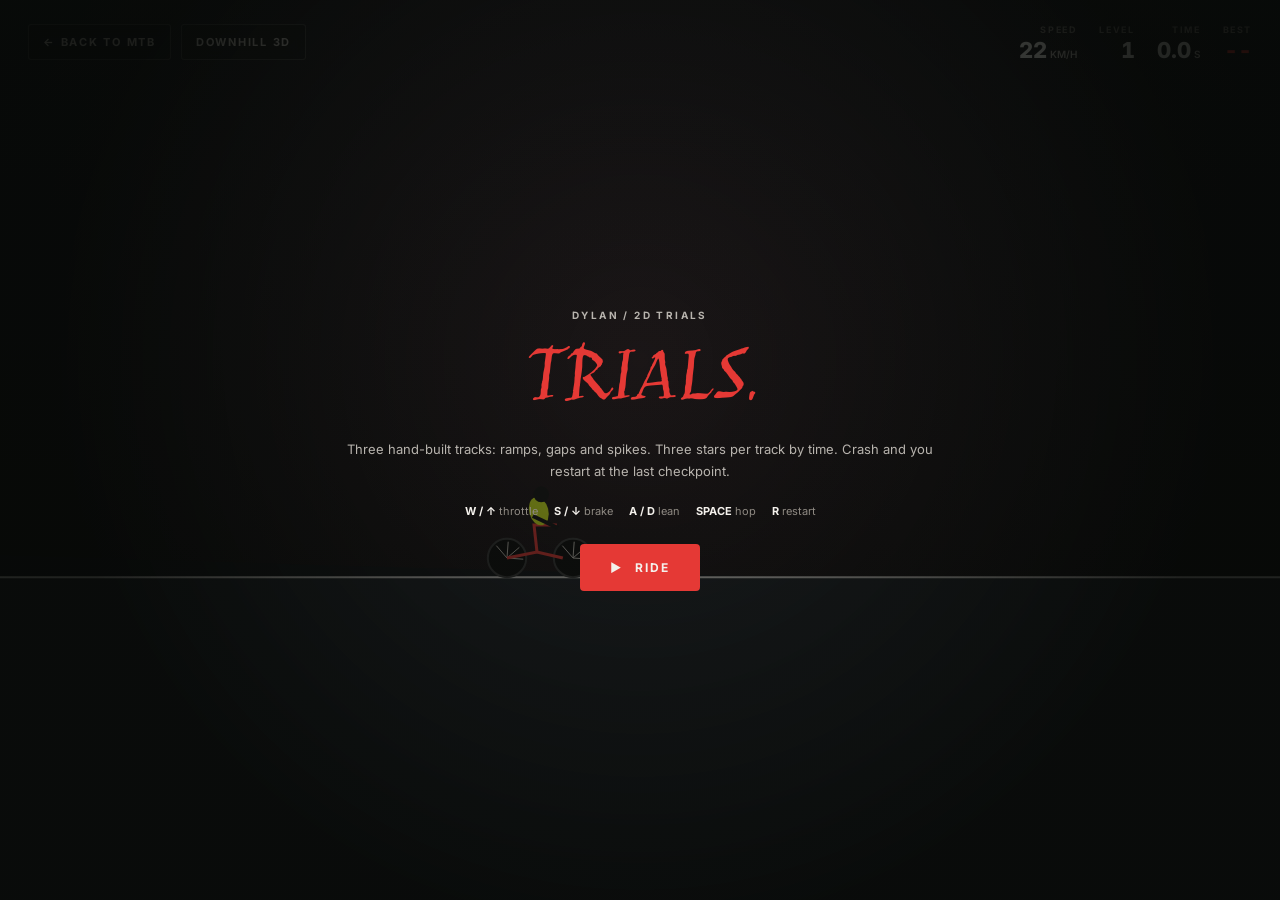
<file: mtb-trials.html>
<!DOCTYPE html>
<html lang="en">
<head>
<meta charset="UTF-8">
<meta name="viewport" content="width=device-width, initial-scale=1.0, maximum-scale=1.0, user-scalable=no">
<title>TRIALS / MTB</title>
<link rel="preconnect" href="https://fonts.googleapis.com">
<link rel="preconnect" href="https://fonts.gstatic.com" crossorigin>
<link href="https://fonts.googleapis.com/css2?family=Inter:wght@400;500;700;800&family=Jim+Nightshade&display=swap" rel="stylesheet">
<style>
  *, *::before, *::after { box-sizing: border-box; margin: 0; padding: 0; }
  html, body { height: 100%; background: #0d0d0d; color: #F4F1EC; font-family: 'Inter', -apple-system, sans-serif; overflow: hidden; }
  #stage, #stage canvas { position: fixed; inset: 0; display: block; }
  .top-links { position: fixed; left: 28px; top: 24px; z-index: 20; display: flex; gap: 10px; }
  .chip { color: #B8B4AE; font-size: 11px; font-weight: 700; letter-spacing: .16em; text-decoration: none; padding: 10px 14px; border: 1px solid rgba(184,180,174,.25); border-radius: 3px; background: rgba(20,22,20,.55); backdrop-filter: blur(6px); }
  .chip:hover { color: #fff; border-color: #E53935; }
  .hud { position: fixed; right: 28px; top: 24px; z-index: 20; display: flex; gap: 22px; text-align: right; pointer-events: none; }
  .stat-label { display:block; color:#7E7A74; font-size:9px; font-weight:700; letter-spacing:.18em; margin-bottom:4px; }
  .stat-value { color:#F4F1EC; font-size:22px; font-weight:800; line-height:1; font-variant-numeric: tabular-nums; }
  .stat-value small { font-size:10px; font-weight:600; color:#B8B4AE; margin-left:3px; }
  .stat-value.acc { color:#E53935; }
  .overlay { position: fixed; inset: 0; z-index: 30; display:flex; align-items:center; justify-content:center; padding:24px; background: radial-gradient(circle at 50% 40%, rgba(20,22,20,.45) 0%, rgba(6,8,6,.88) 70%); }
  .overlay.hidden { display:none; }
  .panel { max-width: 620px; text-align:center; }
  .eyebrow { color:#B8B4AE; font-size:10px; font-weight:700; letter-spacing:.24em; margin-bottom:18px; }
  .title { font-family:'Jim Nightshade',cursive; font-weight:400; font-size:clamp(50px,8vw,88px); line-height:.95; color:#E53935; margin-bottom:16px; }
  .subtitle { color:#B8B4AE; font-size:13px; line-height:1.7; margin-bottom:22px; }
  .keys { display:flex; justify-content:center; gap:16px; flex-wrap:wrap; margin-bottom:26px; color:#8f8a83; font-size:11px; }
  .keys b { color:#F4F1EC; font-weight:700; }
  .play { display:inline-flex; align-items:center; gap:12px; padding:16px 30px; background:#E53935; color:#F4F1EC; border:0; border-radius:4px; font-family:inherit; font-size:12px; font-weight:700; letter-spacing:.16em; cursor:pointer; }
  .play:hover { background:#F4F1EC; color:#E53935; }
  .stars { font-size:34px; letter-spacing:8px; color:#E53935; margin:6px 0 18px; }
  .stars .off { color: #3a3a3a; }
</style>
</head>
<body>
<div id="stage"></div>
<div class="top-links">
  <a class="chip" href="index.html#mtb">&larr; BACK TO MTB</a>
  <a class="chip" href="mtb-game-3d.html">DOWNHILL 3D</a>
</div>
<div class="hud">
  <div><span class="stat-label">SPEED</span><span class="stat-value" id="speed">0<small>KM/H</small></span></div>
  <div><span class="stat-label">LEVEL</span><span class="stat-value" id="level">1</span></div>
  <div><span class="stat-label">TIME</span><span class="stat-value" id="time">0.0<small>S</small></span></div>
  <div><span class="stat-label">BEST</span><span class="stat-value acc" id="best">--</span></div>
</div>

<div class="overlay" id="startOverlay">
  <div class="panel">
    <div class="eyebrow">DYLAN / 2D TRIALS</div>
    <h1 class="title">TRIALS.</h1>
    <p class="subtitle">Three hand-built tracks: ramps, gaps and spikes. Three stars per track by time. Crash and you restart at the last checkpoint.</p>
    <div class="keys">
      <span><b>W / &uarr;</b> throttle</span>
      <span><b>S / &darr;</b> brake</span>
      <span><b>A / D</b> lean</span>
      <span><b>SPACE</b> hop</span>
      <span><b>R</b> restart</span>
    </div>
    <button class="play" id="startBtn"><span>▶</span> RIDE</button>
  </div>
</div>

<div class="overlay hidden" id="finishOverlay">
  <div class="panel">
    <div class="eyebrow" id="finishLabel">TRACK CLEARED</div>
    <h1 class="title" id="finishTitle">CLEAN.</h1>
    <div class="stars" id="finishStars">★★★</div>
    <p class="subtitle" id="finishTime">00.0 s</p>
    <button class="play" id="nextBtn"><span>▶</span> NEXT TRACK</button>
  </div>
</div>

<script>
(function () {
  'use strict';
  var canvas = document.getElementById('stage').appendChild(document.createElement('canvas'));
  var ctx = canvas.getContext('2d');
  var speedEl = document.getElementById('speed');
  var levelEl = document.getElementById('level');
  var timeEl = document.getElementById('time');
  var bestEl = document.getElementById('best');
  var startOverlay = document.getElementById('startOverlay');
  var finishOverlay = document.getElementById('finishOverlay');
  var finishStars = document.getElementById('finishStars');
  var finishTime = document.getElementById('finishTime');
  var finishLabel = document.getElementById('finishLabel');
  var finishTitle = document.getElementById('finishTitle');
  var nextBtn = document.getElementById('nextBtn');

  var W = 0, H = 0, DPR = 1;
  function resize() {
    DPR = Math.min(window.devicePixelRatio || 1, 2);
    W = window.innerWidth; H = window.innerHeight;
    canvas.width = Math.floor(W * DPR); canvas.height = Math.floor(H * DPR);
    canvas.style.width = W + 'px'; canvas.style.height = H + 'px';
    ctx.setTransform(DPR, 0, 0, DPR, 0, 0);
  }
  window.addEventListener('resize', resize);
  resize();

  // ---------- levels (metres, y up) ----------
  var LEVELS = [
    { name: 'WARM UP', finish: 160, stars: [16, 22, 30], spawn: 2,
      points: [[0,0],[18,0],[24,1.2],[30,1.2],[36,-0.6],[46,-0.6],[52,1.8],[58,1.8],[66,-0.4],[80,-0.4],[88,0.8],[100,0.8],[106,-1.0],[120,-1.0],[128,1.4],[136,1.4],[145,-0.2],[160,-0.2]],
      gaps: [[100,106]], spikes: [], checkpoints: [80] },
    { name: 'GAP CITY', finish: 200, stars: [20, 27, 36], spawn: 2,
      points: [[0,0],[15,0],[22,2.4],[28,2.4],[36,-1.2],[44,-1.2],[50,0.2],[56,2.8],[62,2.8],[70,-2],[78,-2],[84,0.2],[90,2],[96,2],[104,-2.4],[116,-2.4],[124,2.2],[132,2.2],[142,-1.8],[152,-1.8],[162,2.4],[172,2.4],[182,-1.2],[200,-1.2]],
      gaps: [[44,50],[78,84],[116,122],[152,158]], spikes: [], checkpoints: [70, 150] },
    { name: 'SPIKE ALLEY', finish: 220, stars: [24, 32, 42], spawn: 2,
      points: [[0,0],[14,0],[20,2.6],[26,2.6],[34,-1.6],[46,-1.6],[52,1.8],[60,1.8],[70,-0.8],[86,-0.8],[92,2.2],[100,2.2],[110,-1.4],[126,-1.4],[132,2.8],[140,2.8],[150,-2],[166,-2],[172,1.2],[184,1.2],[192,-0.6],[220,-0.6]],
      gaps: [[86,92],[126,132],[166,172]], spikes: [[56,64],[76,84],[142,150],[180,190]], checkpoints: [70, 150] }
  ];

  var levelIndex = 0;
  var state, cam, input, keys, lastTime, bestTimes, crashTimer, flash;

  function loadBests() {
    try { bestTimes = JSON.parse(localStorage.getItem('dylan-trials-best') || '{}'); } catch (e) { bestTimes = {}; }
  }
  function saveBests() { localStorage.setItem('dylan-trials-best', JSON.stringify(bestTimes)); }

  function elev(level, x) {
    var p = level.points;
    if (x <= p[0][0]) return p[0][1];
    for (var i = 0; i < p.length - 1; i++) {
      var a = p[i], b = p[i + 1];
      if (x >= a[0] && x <= b[0]) {
        var t = (x - a[0]) / (b[0] - a[0]);
        return a[1] + (b[1] - a[1]) * t;
      }
    }
    return p[p.length - 1][1];
  }
  function inGap(level, x) {
    for (var i = 0; i < level.gaps.length; i++) if (x > level.gaps[i][0] && x < level.gaps[i][1]) return true;
    return false;
  }
  function groundY(x) {
    if (inGap(LEVELS[levelIndex], x)) return null;
    return elev(LEVELS[levelIndex], x);
  }
  function slopeAt(x) {
    var a = groundY(x - 0.6), b = groundY(x + 0.6);
    if (a === null || b === null) return 0;
    return Math.atan2(b - a, 1.2);
  }

  function reset(keepTime) {
    var lv = LEVELS[levelIndex];
    var x = lv.spawn || 2;
    state = {
      x: x, y: elev(lv, x) + 0.32, v: 6, vy: 0, rot: slopeAt(x),
      grounded: true, started: false, crashed: false, time: 0,
      checkpoint: lv.spawn || 2, finished: false, lean: 0, leanAngle: 0
    };
    cam = { x: state.x - 9, y: state.y };
    input = { jump: false };
    keys = { gas: false, brake: false, left: false, right: false };
    crashTimer = 0; flash = 0;
    if (!keepTime) updateHud();
  }

  function startLevel(i) {
    levelIndex = Math.max(0, Math.min(LEVELS.length - 1, i));
    reset();
    state.started = true;
    startOverlay.classList.add('hidden');
    finishOverlay.classList.add('hidden');
    levelEl.textContent = String(levelIndex + 1);
    var b = bestTimes[levelIndex];
    bestEl.textContent = b ? b.toFixed(1) : '--';
  }

  function finish() {
    state.finished = true;
    state.started = false;
    var t = state.time;
    var lv = LEVELS[levelIndex];
    var stars = 0;
    if (t <= lv.stars[0]) stars = 3;
    else if (t <= lv.stars[1]) stars = 2;
    else if (t <= lv.stars[2]) stars = 1;
    var prev = bestTimes[levelIndex];
    if (!prev || t < prev) { bestTimes[levelIndex] = t; saveBests(); }
    finishStars.innerHTML = '';
    for (var s = 0; s < 3; s++) {
      var el = document.createElement('span');
      el.textContent = '★';
      if (s >= stars) el.className = 'off';
      finishStars.appendChild(el);
    }
    finishLabel.textContent = stars === 3 ? 'PERFECT RUN' : 'TRACK CLEARED';
    finishTitle.textContent = stars === 3 ? 'CLEAN.' : (stars === 0 ? 'SURVIVED.' : 'DONE.');
    finishTime.textContent = t.toFixed(2) + ' s  ·  best ' + bestTimes[levelIndex].toFixed(1) + ' s';
    nextBtn.innerHTML = levelIndex < LEVELS.length - 1 ? '<span>▶</span> NEXT TRACK' : '<span>↻</span> PLAY AGAIN';
    finishOverlay.classList.remove('hidden');
    bestEl.textContent = bestTimes[levelIndex].toFixed(1);
  }

  function crash() {
    if (state.crashed) return;
    state.crashed = true;
    crashTimer = 0.55;
    flash = 0.25;
    state.v *= 0.2;
  }

  function respawn() {
    var lv = LEVELS[levelIndex];
    var x = state.checkpoint;
    state.x = x;
    state.y = (groundY(x) === null ? elev(lv, x) : groundY(x)) + 0.4;
    state.v = 4;
    state.vy = 0;
    state.rot = slopeAt(x);
    state.grounded = true;
    state.crashed = false;
    crashTimer = 0;
  }

  function updateHud() {
    speedEl.innerHTML = Math.round((state ? state.v : 0) * 3.6) + '<small>KM/H</small>';
    timeEl.innerHTML = (state ? state.time.toFixed(1) : '0.0') + '<small>S</small>';
  }

  function update(dt) {
    if (!state.started) return;
    state.time += dt;
    flash = Math.max(0, flash - dt);

    if (state.crashed) {
      crashTimer -= dt;
      if (crashTimer <= 0) respawn();
      updateHud();
      return;
    }

    var lv = LEVELS[levelIndex];
    var gy = groundY(state.x);
    var slope = slopeAt(state.x);
    var leanIn = (keys.left ? 1 : 0) - (keys.right ? 1 : 0);
    state.lean += (leanIn - state.lean) * Math.min(1, dt * 7);

    if (state.grounded) {
      if (keys.gas) state.v += 7 * dt;
      else state.v -= 1.4 * dt;
      if (keys.brake) state.v -= 12 * dt;
      state.v += Math.sin(slope) * 9 * dt;
      state.v = Math.max(0, Math.min(21, state.v));
      state.x += state.v * dt;
      var gy2 = groundY(state.x);
      if (gy2 === null) {
        state.grounded = false;
        state.vy = 3.2;
      } else {
        state.y = gy2 + 0.32;
        state.rot += (slope + state.lean * 0.55 - state.rot) * Math.min(1, dt * 9);
        if (input.jump) {
          input.jump = false;
          state.vy = 8.2;
          state.grounded = false;
        }
      }
      // spikes
      for (var si = 0; si < lv.spikes.length; si++) {
        var sp = lv.spikes[si];
        if (state.x > sp[0] && state.x < sp[1]) crash();
      }
    } else {
      state.vy -= 22 * dt;
      state.x += state.v * dt;
      state.y += state.vy * dt;
      state.rot += state.lean * 3.6 * dt;
      var g3 = groundY(state.x);
      if (g3 !== null && state.y <= g3 + 0.32) {
        var diff = Math.abs(normalizeAngle(state.rot - slopeAt(state.x)));
        if (diff > 1.05) {
          state.y = g3 + 0.32;
          crash();
        } else {
          state.y = g3 + 0.32;
          state.vy = 0;
          state.grounded = true;
          state.rot = slopeAt(state.x);
          state.lean = 0;
        }
      }
    }

    if (state.y < -14) crash();

    // checkpoints
    for (var ci = 0; ci < lv.checkpoints.length; ci++) {
      var c = lv.checkpoints[ci];
      if (state.x > c && state.checkpoint < c) state.checkpoint = c;
    }
    if (state.x >= lv.finish) finish();

    // camera
    cam.x += (state.x - 9 - cam.x) * Math.min(1, dt * 5);
    cam.y += (state.y - cam.y) * Math.min(1, dt * 4);

    updateHud();
  }

  function normalizeAngle(a) {
    while (a > Math.PI) a -= Math.PI * 2;
    while (a < -Math.PI) a += Math.PI * 2;
    return a;
  }

  // ---------- render ----------
  function S() { return H / 15; }
  function sx(x) { return (x - cam.x) * S(); }
  function sy(y) { return H * 0.62 - (y - cam.y) * S(); }

  function drawBackground() {
    var g = ctx.createLinearGradient(0, 0, 0, H);
    g.addColorStop(0, '#15181d'); g.addColorStop(0.6, '#101215'); g.addColorStop(1, '#0b0c0e');
    ctx.fillStyle = g; ctx.fillRect(0, 0, W, H);
    var glow = ctx.createRadialGradient(W * 0.5, H * 0.4, 30, W * 0.5, H * 0.4, W * 0.6);
    glow.addColorStop(0, 'rgba(229,57,53,0.07)'); glow.addColorStop(1, 'rgba(229,57,53,0)');
    ctx.fillStyle = glow; ctx.fillRect(0, 0, W, H);
    for (var l = 0; l < 2; l++) {
      var off = l ? 0.25 : 0.1, amp = l ? 40 : 70, base = l ? 0.72 : 0.6;
      ctx.beginPath(); ctx.moveTo(0, H);
      for (var px = 0; px <= W + 20; px += 16) {
        var wx = cam.x * off + px / S() * 0.6;
        var yy = H * base + Math.sin(wx / 30) * amp + Math.sin(wx / 11 + 1) * amp * 0.3 - cam.y * 2;
        ctx.lineTo(px, yy);
      }
      ctx.lineTo(W, H); ctx.closePath();
      ctx.fillStyle = l ? '#171a1e' : '#121418'; ctx.fill();
    }
  }

  function drawGround() {
    var lv = LEVELS[levelIndex];
    var step = 0.25, startX = cam.x - 2, endX = cam.x + W / S() + 2;
    var started = false;
    ctx.beginPath();
    for (var x = startX; x <= endX; x += step) {
      var gy = groundY(x);
      if (gy === null) { started = false; continue; }
      var px = sx(x), py = sy(gy);
      if (!started) { ctx.moveTo(px, py); started = true; } else ctx.lineTo(px, py);
    }
    // fill down
    var path = new Path2D();
    var s2 = false, firstX = null, lastX = null;
    for (var x2 = startX; x2 <= endX; x2 += step) {
      var g2 = groundY(x2);
      if (g2 === null) { s2 = false; continue; }
      var px2 = sx(x2), py2 = sy(g2);
      if (!s2) { path.moveTo(px2, H + 60); path.lineTo(px2, py2); s2 = true; firstX = px2; }
      else path.lineTo(px2, py2);
      lastX = px2;
    }
    if (lastX !== null) { path.lineTo(lastX, H + 60); path.closePath(); }
    ctx.fillStyle = '#20242a';
    ctx.fill(path);
    ctx.strokeStyle = 'rgba(244,241,236,0.9)'; ctx.lineWidth = 2;
    ctx.stroke();

    // spikes
    for (var si = 0; si < lv.spikes.length; si++) {
      var sp = lv.spikes[si];
      for (var x3 = sp[0]; x3 < sp[1]; x3 += 0.55) {
        var g3 = groundY(x3); if (g3 === null) continue;
        var bx = sx(x3), by = sy(g3);
        ctx.beginPath();
        ctx.moveTo(bx - 7, by + 2); ctx.lineTo(bx, by - 16); ctx.lineTo(bx + 7, by + 2);
        ctx.closePath();
        ctx.fillStyle = '#c9c4bb'; ctx.fill();
      }
    }

    // checkpoints + finish
    for (var ci = 0; ci < lv.checkpoints.length; ci++) {
      var cx = lv.checkpoints[ci], cy = elev(lv, cx);
      var px = sx(cx), py = sy(cy);
      ctx.strokeStyle = state.checkpoint >= cx ? '#E53935' : '#6b6b6b';
      ctx.lineWidth = 3;
      ctx.beginPath(); ctx.moveTo(px, py); ctx.lineTo(px, py - 46); ctx.stroke();
      ctx.fillStyle = state.checkpoint >= cx ? '#E53935' : '#6b6b6b';
      ctx.beginPath(); ctx.moveTo(px, py - 46); ctx.lineTo(px + 26, py - 38); ctx.lineTo(px, py - 30); ctx.closePath(); ctx.fill();
    }
    var fx = lv.finish, fy = elev(lv, fx);
    ctx.strokeStyle = '#E53935'; ctx.lineWidth = 6;
    ctx.beginPath(); ctx.moveTo(sx(fx), sy(fy)); ctx.lineTo(sx(fx), sy(fy) - 120); ctx.stroke();
    ctx.fillStyle = '#E53935';
    ctx.fillRect(sx(fx), sy(fy) - 120, 90, 22);
    ctx.fillStyle = '#fff'; ctx.font = '700 11px Inter, sans-serif';
    ctx.fillText('FINISH', sx(fx) + 14, sy(fy) - 105);
  }

  function drawBike() {
    var px = sx(state.x), py = sy(state.y);
    var sc = S();
    ctx.save();
    ctx.translate(px, py);
    ctx.rotate(-state.rot);
    var wr = 0.32 * sc;
    // wheels
    ctx.fillStyle = '#0c0c0c';
    ctx.strokeStyle = '#2a2a2a';
    [-0.55, 0.55].forEach(function (wx) {
      ctx.beginPath(); ctx.arc(wx * sc, 0, wr, 0, Math.PI * 2); ctx.fill();
      ctx.strokeStyle = '#3a3a3a'; ctx.lineWidth = 2; ctx.stroke();
      ctx.strokeStyle = '#c9c4bb'; ctx.lineWidth = 1;
      for (var s = 0; s < 4; s++) {
        var a = s * Math.PI / 4 + state.x * 2;
        ctx.beginPath(); ctx.moveTo(wx * sc, 0); ctx.lineTo(wx * sc + Math.cos(a) * wr * 0.85, Math.sin(a) * wr * 0.85); ctx.stroke();
      }
    });
    // frame
    ctx.strokeStyle = '#E53935'; ctx.lineWidth = 3;
    ctx.beginPath(); ctx.moveTo(-0.55 * sc, 0); ctx.lineTo(-0.05 * sc, -0.1 * sc); ctx.lineTo(0.38 * sc, 0); ctx.stroke();
    ctx.beginPath(); ctx.moveTo(-0.05 * sc, -0.1 * sc); ctx.lineTo(-0.1 * sc, -0.55 * sc); ctx.lineTo(0.28 * sc, -0.55 * sc); ctx.stroke();
    // rider
    ctx.fillStyle = '#d7ef1f';
    ctx.beginPath(); ctx.ellipse(-0.02 * sc, -0.78 * sc, 0.16 * sc, 0.24 * sc, -0.25, 0, Math.PI * 2); ctx.fill();
    ctx.fillStyle = '#141414';
    ctx.beginPath(); ctx.arc(0.02 * sc, -1.06 * sc, 0.13 * sc, 0, Math.PI * 2); ctx.fill();
    ctx.strokeStyle = '#141414'; ctx.lineWidth = 4;
    ctx.beginPath(); ctx.moveTo(-0.12 * sc, -0.7 * sc); ctx.lineTo(0.3 * sc, -0.5 * sc); ctx.stroke();
    ctx.restore();
  }

  function draw() {
    drawBackground();
    drawGround();
    drawBike();
    if (flash > 0) {
      ctx.fillStyle = 'rgba(229,57,53,' + (flash * 1.4).toFixed(2) + ')';
      ctx.fillRect(0, 0, W, H);
    }
  }

  var last = performance.now();
  function frame(now) {
    var dt = Math.min(0.05, (now - last) / 1000);
    last = now;
    update(dt);
    draw();
    requestAnimationFrame(frame);
  }

  window.addEventListener('keydown', function (e) {
    if (e.code === 'KeyW' || e.code === 'ArrowUp') { e.preventDefault(); keys.gas = true; }
    else if (e.code === 'KeyS' || e.code === 'ArrowDown') { e.preventDefault(); keys.brake = true; }
    else if (e.code === 'KeyA' || e.code === 'ArrowLeft') { e.preventDefault(); keys.left = true; }
    else if (e.code === 'KeyD' || e.code === 'ArrowRight') { e.preventDefault(); keys.right = true; }
    else if (e.code === 'Space') { e.preventDefault(); if (!state.started && !state.finished) startLevel(levelIndex); else input.jump = true; }
    else if (e.code === 'KeyR') { startLevel(levelIndex); }
  });
  window.addEventListener('keyup', function (e) {
    if (e.code === 'KeyW' || e.code === 'ArrowUp') keys.gas = false;
    if (e.code === 'KeyS' || e.code === 'ArrowDown') keys.brake = false;
    if (e.code === 'KeyA' || e.code === 'ArrowLeft') keys.left = false;
    if (e.code === 'KeyD' || e.code === 'ArrowRight') keys.right = false;
  });
  document.getElementById('startBtn').addEventListener('click', function () { startLevel(0); });
  nextBtn.addEventListener('click', function () {
    if (levelIndex < LEVELS.length - 1) startLevel(levelIndex + 1);
    else startLevel(0);
  });

  loadBests();
  reset();
  levelEl.textContent = '1';
  requestAnimationFrame(frame);
})();
</script>
</body>
</html>
</file>
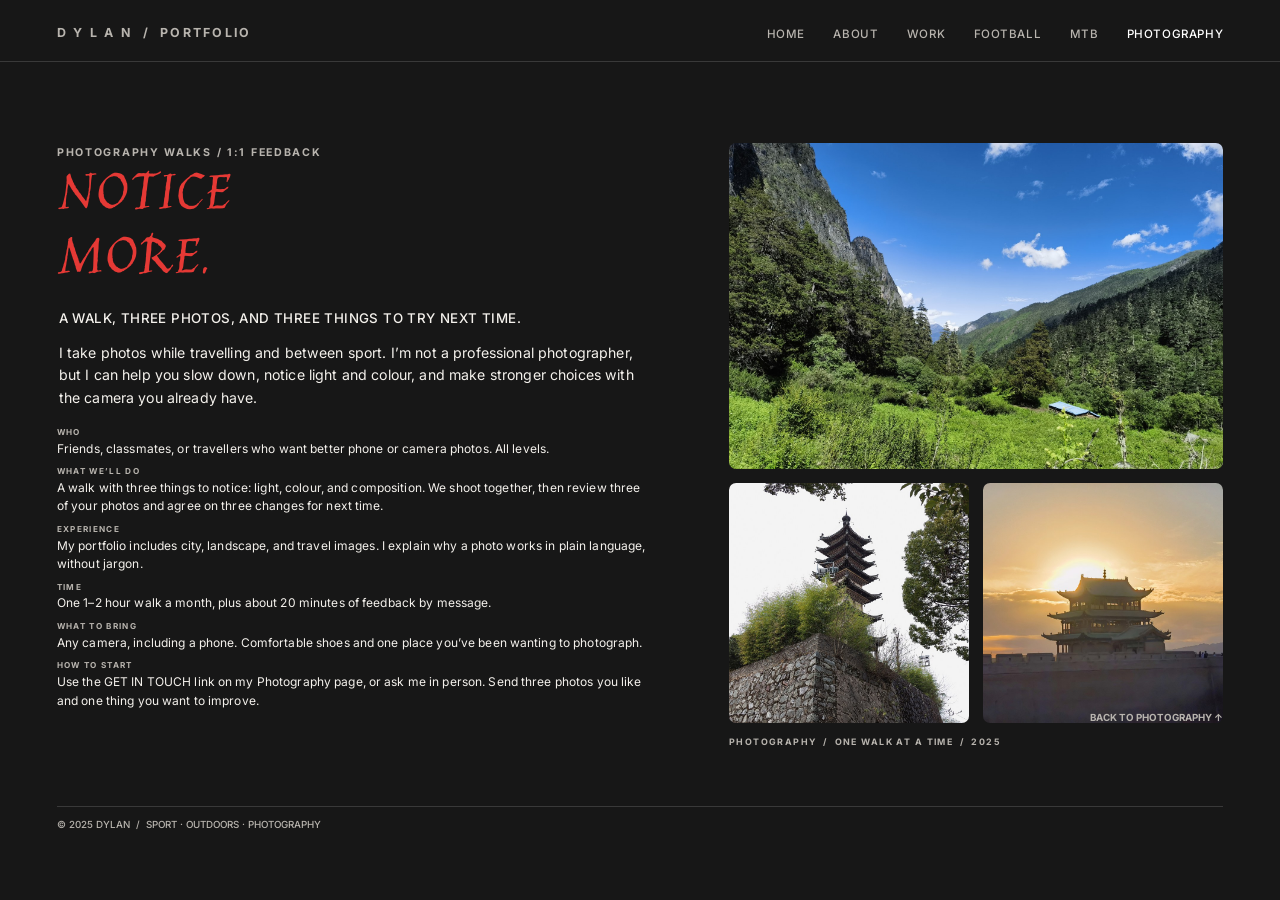
<file: photography-help.html>
<!DOCTYPE html>
<html lang="en">
<head>
  <meta charset="UTF-8">
  <meta name="viewport" content="width=device-width, initial-scale=1.0">
  <title>PHOTOGRAPHY WALKS / DYLAN</title>

  <link rel="preconnect" href="https://fonts.googleapis.com">
  <link rel="preconnect" href="https://fonts.gstatic.com" crossorigin>
  <link href="https://fonts.googleapis.com/css2?family=Inter:wght@400;500;700&family=Jim+Nightshade&display=swap" rel="stylesheet">

  <link rel="stylesheet" href="style.css?v=34">
  <link rel="stylesheet" href="loader.css?v=1">
  <script>
    /* hide the big titles from the very first paint so motion.js can
       animate them in without a flash of the finished state */
    document.documentElement.classList.add('mo');
    setTimeout(function () {
      if (!document.documentElement.classList.contains('mo-ready') &&
          !document.documentElement.classList.contains('mo-pause')) {
        document.documentElement.classList.remove('mo');
      }
    }, 3000);
  </script>

</head>
<body>
<script>
  (function () {
    try {
      document.documentElement.classList.add('mo-pause');
        var d = document.createElement('div');
        d.id = 'mtbLoader';
        d.className = 'wl';
        d.innerHTML =
          '<div class="wl-wheel">' +
            '<div class="wl-tire"></div>' +
            '<div class="wl-rotor">' +
              '<img src="assets/wheel-spokes.png" alt="">' +
              '<img src="assets/wheel-ring-front.png" alt="">' +
            '</div>' +
            '<div class="wl-hub"></div>' +
          '</div>' +
          '<div class="wl-copy">LOADING RIDE&nbsp;&hellip;</div>' +
          '<div class="wl-bar"><span class="wl-bar-fill"></span></div>';
        document.body.appendChild(d);
    } catch (e) {}
  })();
</script>
<header class="site-header" id="siteHeader">
  <div class="site-header-inner">
    <a href="index.html#home" class="site-brand">D Y L A N &nbsp;/&nbsp; PORTFOLIO</a>
    <nav class="site-nav" aria-label="Main navigation">
      <a href="index.html#home">HOME</a>
      <a href="index.html#about">ABOUT</a>
      <a href="index.html#work">WORK</a>
      <a href="index.html#football">FOOTBALL</a>
      <a href="index.html#mtb">MTB</a>
      <a href="index.html#photography" class="active">PHOTOGRAPHY</a>
    </nav>
  </div>
</header>

<div class="stage-wrap" id="stageWrap">
  <div class="stage" id="stage">

    <div class="page-container page-help page-photography-help" id="photography-help">
      <div class="brand-title" onclick="window.location.href='index.html#home'">D Y L A N &nbsp; / &nbsp; PORTFOLIO</div>
      <nav class="nav-links">
        <a href="index.html#home" class="nav-link">HOME</a>
        <a href="index.html#about" class="nav-link">ABOUT</a>
        <a href="index.html#work" class="nav-link">WORK</a>
        <a href="index.html#football" class="nav-link">FOOTBALL</a>
        <a href="index.html#mtb" class="nav-link">MTB</a>
        <a href="index.html#photography" class="nav-link active">PHOTOGRAPHY</a>
      </nav>
      <div class="top-divider top-divider-dark"></div>

      <div class="help-tag">PHOTOGRAPHY WALKS / 1:1 FEEDBACK</div>
      <h2 class="help-title">NOTICE<br>MORE.</h2>
      <div class="help-subtitle">A WALK, THREE PHOTOS, AND THREE THINGS TO TRY NEXT TIME.</div>

      <p class="help-intro">
        I take photos while travelling and between sport. I’m not a professional photographer, but I can help you slow down, notice light and colour, and make stronger choices with the camera you already have.
      </p>

      <div class="help-details">
        <div class="help-field">
          <div class="help-label">WHO</div>
          <div class="help-text">Friends, classmates, or travellers who want better phone or camera photos. All levels.</div>
        </div>
        <div class="help-field">
          <div class="help-label">WHAT WE’LL DO</div>
          <div class="help-text">A walk with three things to notice: light, colour, and composition. We shoot together, then review three of your photos and agree on three changes for next time.</div>
        </div>
        <div class="help-field">
          <div class="help-label">EXPERIENCE</div>
          <div class="help-text">My portfolio includes city, landscape, and travel images. I explain why a photo works in plain language, without jargon.</div>
        </div>
        <div class="help-field">
          <div class="help-label">TIME</div>
          <div class="help-text">One 1–2 hour walk a month, plus about 20 minutes of feedback by message.</div>
        </div>
        <div class="help-field">
          <div class="help-label">WHAT TO BRING</div>
          <div class="help-text">Any camera, including a phone. Comfortable shoes and one place you’ve been wanting to photograph.</div>
        </div>
        <div class="help-field">
          <div class="help-label">HOW TO START</div>
          <div class="help-text">Use the GET IN TOUCH link on my Photography page, or ask me in person. Send three photos you like and one thing you want to improve.</div>
        </div>
      </div>

      <img src="assets/help-photo-main.jpg" alt="Mountain landscape" class="help-img-main" />
      <img src="assets/help-photo-1.jpg" alt="Pagoda and trees" class="help-img-small1" />
      <img src="assets/help-photo-2.jpg" alt="Temple at sunset" class="help-img-small2" />
      <div class="help-img-caption">PHOTOGRAPHY &nbsp;/&nbsp; ONE WALK AT A TIME &nbsp;/&nbsp; 2025</div>

      <div class="bottom-divider"></div>
      <div class="copyright">© 2025 DYLAN &nbsp;/&nbsp; SPORT · OUTDOORS · PHOTOGRAPHY</div>
      <a href="index.html#photography" class="contact-link">BACK TO PHOTOGRAPHY <span class="arrow">↑</span></a>
    </div>

  </div><!-- /.stage -->
</div><!-- /.stage-wrap -->

  <script>
    (function () {
      const stage = document.getElementById('stage');
      const wrap = document.getElementById('stageWrap');
      const DESIGN_W = 1440;
      const DESIGN_H = 900;

      function fitStage() {
        const viewportWidth = document.documentElement.clientWidth || window.innerWidth;
        const scale = viewportWidth / DESIGN_W;
        document.documentElement.style.setProperty('--s', scale);
        if ('zoom' in stage.style) {
          stage.style.zoom = scale;
          stage.style.transform = '';
          wrap.style.height = '';
        } else {
          stage.style.zoom = '';
          stage.style.transform = 'scale(' + scale + ')';
          wrap.style.height = (DESIGN_H * scale) + 'px';
        }
      }

      fitStage();
      window.addEventListener('resize', fitStage);
      window.addEventListener('orientationchange', fitStage);
    })();
  </script>
  <script src="motion.js?v=4"></script>
  <script src="loader.js?v=2"></script>
</body>
</html>
</file>
<file: style.css>
/* CSS Reset & Base Setup */
*, *::before, *::after {
  box-sizing: border-box;
  margin: 0;
  padding: 0;
}

html {
  height: 100%;
  background-color: #171717;
}

body {
  width: 100%;
  min-height: 100vh;
  background-color: #171717;
  color: #B8B4AE;
  font-family: 'Inter', -apple-system, BlinkMacSystemFont, "Segoe UI", Roboto, sans-serif;
  -webkit-font-smoothing: antialiased;
  -moz-osx-font-smoothing: grayscale;
  display: flex;
  flex-direction: column;
  align-items: center;
  justify-content: center;
  overflow-x: hidden;
}

/* Scroll wrapper: its height is set in JS to the scaled canvas height */
.stage-wrap {
  position: relative;
  width: 100%;
  flex: 0 0 auto;
  display: flex;
  justify-content: center;
  overflow-x: clip;
}

/* Responsive stage: the 1440 x 900 canvas is scaled to the window width.
   The height is free, so the document scrolls vertically when needed. */
.stage {
  position: relative;
  width: 1440px;
  height: auto;
  margin: 0 auto;
}

/* Master page frame: Exactly 1440px * 900px.
   All pages are stacked vertically to form one continuous scroll page. */
.page-container {
  width: 1440px;
  height: 900px;
  position: relative;
  background-color: #171717;
  overflow: hidden;
  margin: 0 auto;
}

/* The hero stays pinned while the bike rides across the full page width,
   then the whole section is released and scrolls away normally. */
.home-scroll {
  position: relative;
  width: 1440px;
  height: 1500px; /* 900px page + 600px pinned ride */
  background-color: #171717;
}

.home-scroll .page-home {
  position: sticky;
  top: 0;
  margin: 0 auto;
}

.card-clickable {
  cursor: pointer;
  transition: transform 0.25s ease, opacity 0.2s ease;
}

.card-clickable:hover {
  opacity: 0.9;
}

/* Common Header Elements Across Pages */
.brand-title {
  position: absolute;
  left: 64px;
  top: 28px;
  width: 420px;
  color: #B8B4AE;
  font-size: 14px;
  font-weight: 700;
  letter-spacing: 0.18em;
  word-wrap: break-word;
  user-select: none;
  z-index: 10;
}

.nav-links {
  position: absolute;
  left: 800px;
  top: 30px;
  width: 580px;
  display: flex;
  justify-content: flex-end;
  gap: 32px;
  color: #B8B4AE;
  font-size: 13px;
  font-weight: 500;
  word-wrap: break-word;
  z-index: 10;
}

.nav-link {
  color: #B8B4AE;
  text-decoration: none;
  transition: color 0.2s ease;
  letter-spacing: 0.05em;
}

.nav-link:hover,
.nav-link.active {
  color: #FFFFFF;
}

/* Common Dividers */
.top-divider {
  position: absolute;
  left: 64px;
  top: 70px;
  width: 1312px;
  height: 1px;
  z-index: 10;
}

.top-divider-red {
  background-color: #E53935;
}

.top-divider-dark {
  background-color: #393939;
}

.bottom-divider {
  position: absolute;
  left: 64px;
  top: 850px;
  width: 1312px;
  height: 1px;
  background-color: #393939;
  z-index: 10;
}

/* Common Footer Elements */
.copyright {
  position: absolute;
  left: 64px;
  top: 865px;
  width: 700px;
  color: #B8B4AE;
  font-size: 11px;
  font-weight: 500;
  word-wrap: break-word;
  z-index: 10;
}

.contact-link {
  position: absolute;
  left: 1050px;
  top: 745px;
  width: 326px;
  text-align: right;
  color: #B8B4AE;
  font-size: 11px;
  font-weight: 700;
  word-wrap: break-word;
  text-decoration: none;
  z-index: 10;
  transition: color 0.2s ease;
}

.contact-link:hover {
  color: #FFFFFF;
}

.contact-link .arrow {
  display: inline-block;
  transition: transform 0.2s ease;
}

.contact-link:hover .arrow {
  transform: translate(2px, -2px);
}

/* ===================================================
   PAGE 1: HERO / HOME (Figma exact coordinates)
=================================================== */
.page-home .hero-img-box {
  position: absolute;
  left: 0;
  top: 109px;
  width: 691px;
  height: 687px;
  z-index: 1;
  pointer-events: none;
}

.page-home .hero-img-box img {
  width: 100%;
  height: 100%;
  object-fit: contain;
  object-position: center;
  display: block;
}

/* Two spinning wheel layers sit behind the rider photo. The cut-out bike has
   hollow rims, so the spoke art shows through the transparent wheel interiors
   while the frame, fork and rotors stay in front of it. */
.page-home .hero-wheel {
  position: absolute;
  width: 38%;
  aspect-ratio: 1 / 1;
  z-index: 0;
  pointer-events: none;
  transform-origin: 50% 50%;
  will-change: transform, filter;
}

.page-home .hero-wheel img {
  width: 100%;
  height: 100%;
  object-fit: contain;
}

.page-home .hero-wheel-rear {
  left: 0%;
  top: 60.35%;
}

.page-home .hero-wheel-front {
  left: 61.45%;
  top: 61.45%;
}

/* The tyre + rim of each wheel, cut out of the photo, rotating above the
   rider. A static conic mask hides the arcs where the fork, hose, leg and
   chainstay are in front of the tyre, so those parts never spin. */
.page-home .hero-wheel-ring {
  position: absolute;
  width: 38%;
  aspect-ratio: 1 / 1;
  z-index: 3;
  pointer-events: none;
  -webkit-mask-image: conic-gradient(from 0deg, #000 0deg 252deg, transparent 260deg 290deg, #000 298deg 304deg, transparent 312deg 356deg, #000 360deg);
  mask-image: conic-gradient(from 0deg, #000 0deg 252deg, transparent 260deg 290deg, #000 298deg 304deg, transparent 312deg 356deg, #000 360deg);
}

.page-home .hero-wheel-ring img {
  width: 100%;
  height: 100%;
  object-fit: contain;
  transform-origin: 50% 50%;
  will-change: transform, filter;
  animation: heroWheelSpin 2.4s linear infinite;
}

html.hero-motion-ready .page-home .hero-wheel-ring img {
  animation: none;
}

.page-home .hero-ring-rear {
  left: 0%;
  top: 60.35%;
  -webkit-mask-image: conic-gradient(from 0deg, transparent 0deg 142deg, #000 150deg 350deg, transparent 358deg 360deg);
  mask-image: conic-gradient(from 0deg, transparent 0deg 142deg, #000 150deg 350deg, transparent 358deg 360deg);
}

.page-home .hero-ring-front {
  left: 61.45%;
  top: 61.45%;
}

.page-home .hero-img-box .hero-rider {
  position: relative;
  z-index: 1;
}

/* Pure-CSS fallback: the wheels start turning before (and even without)
   hero-motion.js. As soon as the script initialises it adds
   .hero-motion-ready to <html> and takes over the transform itself. */
.page-home .hero-wheel {
  animation: heroWheelSpin 2.4s linear infinite;
}

html.hero-motion-ready .page-home .hero-wheel {
  animation: none;
}

@keyframes heroWheelSpin {
  from { transform: rotate(0deg); }
  to   { transform: rotate(360deg); }
}



.page-home .role-subheading {
  position: absolute;
  left: 64px;
  top: 105px;
  width: 760px;
  color: rgba(184, 180, 174, 0.72);
  font-size: 12px;
  font-weight: 700;
  letter-spacing: 0.16em;
  word-wrap: break-word;
  z-index: 2;
}

.page-home .hero-title {
  position: absolute;
  left: 40px;
  top: 181px;
  width: 1400px;
  color: #E53935;
  font-size: 212px;
  font-family: 'Jim Nightshade', cursive;
  font-weight: 400;
  line-height: 0.94;
  letter-spacing: 0.005em;
  word-wrap: break-word;
  /* Sits behind the cut-out rider: the type runs through the bike and
     reappears in the transparent gaps, weaving in and out of the photo. */
  z-index: 0;
  pointer-events: none;
  user-select: none;
}

.page-home .hero-line {
  display: block;
  white-space: nowrap;
}

/* Second line drops down to the wheels, leaving clear air under line one. */
.page-home .hero-line-2 {
  position: absolute;
  left: 0;
  top: 338px;
}

.page-home .statement-accent-bar {
  position: absolute;
  left: 68px;
  top: 780px;
  width: 80px;
  height: 5px;
  background-color: #E53935;
  z-index: 2;
}

.page-home .statement-text {
  position: absolute;
  left: 68px;
  top: 798px;
  width: 780px;
  color: #F4F1EC;
  font-size: 14px;
  font-weight: 400;
  line-height: 1.5;
  letter-spacing: 0.02em;
  word-wrap: break-word;
  z-index: 2;
}

/* ===================================================
   PAGE 2: ABOUT SECTION (Figma exact coordinates)
=================================================== */
.page-about .about-img {
  position: absolute;
  left: 64px;
  top: 123px;
  width: 620px;
  height: 650px;
  object-fit: cover;
  border-radius: 8px;
  z-index: 1;
}

.page-about .about-tag {
  position: absolute;
  left: 742px;
  top: 130px;
  width: 500px;
  color: #B8B4AE;
  font-size: 12px;
  font-weight: 700;
  letter-spacing: 0.16em;
  word-wrap: break-word;
  z-index: 2;
}

.page-about .about-title {
  position: absolute;
  left: 742px;
  top: 158px;
  width: 680px;
  color: #E53935;
  font-size: 66px;
  font-family: 'Jim Nightshade', cursive;
  font-weight: 400;
  line-height: 1.1;
  letter-spacing: 0.02em;
  text-transform: uppercase;
  margin-bottom: 28px;
  user-select: none;
  z-index: 2;
}

.page-about .about-narrative {
  position: absolute;
  left: 742px;
  top: 330px;
  width: 580px;
  color: #F4F1EC;
  font-size: 17px;
  font-weight: 400;
  line-height: 1.6;
  word-wrap: break-word;
  z-index: 2;
}

.page-about .about-mid-divider {
  position: absolute;
  left: 742px;
  top: 550px;
  width: 580px;
  height: 1px;
  background-color: #393939;
  z-index: 2;
}

.page-about .pillar-courage {
  position: absolute;
  left: 742px;
  top: 578px;
  width: 250px;
  color: #F4F1EC;
  font-size: 15px;
  font-weight: 700;
  letter-spacing: 0.05em;
  word-wrap: break-word;
  z-index: 2;
}

.page-about .pillar-persistence {
  position: absolute;
  left: 1000px;
  top: 578px;
  width: 270px;
  color: #F4F1EC;
  font-size: 15px;
  font-weight: 700;
  letter-spacing: 0.05em;
  word-wrap: break-word;
  z-index: 2;
}

.page-about .pillar-curiosity {
  position: absolute;
  left: 742px;
  top: 624px;
  width: 250px;
  color: #F4F1EC;
  font-size: 15px;
  font-weight: 700;
  letter-spacing: 0.05em;
  word-wrap: break-word;
  z-index: 2;
}

.page-about .pillar-observation {
  position: absolute;
  left: 1000px;
  top: 624px;
  width: 280px;
  color: #F4F1EC;
  font-size: 15px;
  font-weight: 700;
  letter-spacing: 0.05em;
  word-wrap: break-word;
  z-index: 2;
}

.page-about .about-motto {
  position: absolute;
  left: 742px;
  top: 715px;
  width: 560px;
  color: #F4F1EC;
  font-size: 18px;
  font-weight: 700;
  letter-spacing: 0.02em;
  word-wrap: break-word;
  z-index: 2;
}

/* ===================================================
   PAGE 3: SELECTED WORK (Figma exact coordinates)
=================================================== */
.page-work .work-tag {
  position: absolute;
  left: 64px;
  top: 108px;
  width: 500px;
  color: #B8B4AE;
  font-size: 12px;
  font-weight: 700;
  letter-spacing: 0.16em;
  word-wrap: break-word;
  z-index: 2;
}

.page-work .work-title {
  position: absolute;
  left: 64px;
  top: 124px;
  width: 1050px;
  height: 160px;
  color: #E53935;
  font-size: 66px;
  font-family: 'Jim Nightshade', cursive;
  font-weight: 400;
  line-height: 1.15;
  letter-spacing: 0.02em;
  word-wrap: break-word;
  user-select: none;
  z-index: 2;
}

.page-work .card1-img {
  position: absolute;
  left: 64px;
  top: 290px;
  width: 408px;
  height: 300px;
  border-radius: 8px;
  object-fit: cover;
  z-index: 1;
}

.page-work .card1-num {
  position: absolute;
  left: 64px;
  top: 610px;
  width: 50px;
  color: #B8B4AE;
  font-size: 12px;
  font-weight: 700;
  word-wrap: break-word;
  z-index: 2;
}

.page-work .card1-title {
  position: absolute;
  left: 64px;
  top: 640px;
  width: 400px;
  color: #E53935;
  font-size: 23px;
  font-weight: 700;
  letter-spacing: 0.04em;
  word-wrap: break-word;
  z-index: 2;
}

.page-work .card1-desc {
  position: absolute;
  left: 64px;
  top: 678px;
  width: 390px;
  color: #F4F1EC;
  font-size: 14px;
  font-weight: 400;
  line-height: 1.5;
  letter-spacing: 0.01em;
  word-wrap: break-word;
  z-index: 2;
}

.page-work .card2-img {
  position: absolute;
  left: 502px;
  top: 290px;
  width: 408px;
  height: 300px;
  border-radius: 8px;
  object-fit: cover;
  z-index: 1;
}

.page-work .card2-num {
  position: absolute;
  left: 506px;
  top: 610px;
  width: 50px;
  color: #B8B4AE;
  font-size: 12px;
  font-weight: 700;
  word-wrap: break-word;
  z-index: 2;
}

.page-work .card2-title {
  position: absolute;
  left: 506px;
  top: 640px;
  width: 400px;
  color: #E53935;
  font-size: 23px;
  font-weight: 700;
  letter-spacing: 0.04em;
  word-wrap: break-word;
  z-index: 2;
}

.page-work .card2-desc {
  position: absolute;
  left: 506px;
  top: 678px;
  width: 390px;
  color: #F4F1EC;
  font-size: 14px;
  font-weight: 400;
  line-height: 1.5;
  letter-spacing: 0.01em;
  word-wrap: break-word;
  z-index: 2;
}

.page-work .card3-img {
  position: absolute;
  left: 940px;
  top: 290px;
  width: 408px;
  height: 300px;
  border-radius: 8px;
  object-fit: cover;
  z-index: 1;
}

.page-work .card3-num {
  position: absolute;
  left: 948px;
  top: 610px;
  width: 50px;
  color: #B8B4AE;
  font-size: 12px;
  font-weight: 700;
  word-wrap: break-word;
  z-index: 2;
}

.page-work .card3-title {
  position: absolute;
  left: 948px;
  top: 640px;
  width: 400px;
  color: #E53935;
  font-size: 23px;
  font-weight: 700;
  letter-spacing: 0.04em;
  word-wrap: break-word;
  z-index: 2;
}

.page-work .card3-desc {
  position: absolute;
  left: 948px;
  top: 678px;
  width: 390px;
  color: #F4F1EC;
  font-size: 14px;
  font-weight: 400;
  line-height: 1.5;
  letter-spacing: 0.01em;
  word-wrap: break-word;
  z-index: 2;
}

/* ===================================================
   PAGE 4: PROJECT 01 / FOOTBALL (Figma exact coordinates)
=================================================== */
.page-football .football-tag {
  position: absolute;
  left: 64px;
  top: 111px;
  width: 500px;
  height: 18px;
  color: #B8B4AE;
  font-size: 12px;
  font-weight: 700;
  letter-spacing: 1.20px;
  word-wrap: break-word;
  z-index: 2;
}

.page-football .football-title {
  position: absolute;
  left: 64px;
  top: 124px;
  width: 760px;
  height: 92px;
  color: #E53935;
  font-size: 80px;
  font-family: 'Jim Nightshade', cursive;
  font-weight: 400;
  word-wrap: break-word;
  user-select: none;
  z-index: 2;
}

.page-football .football-subtitle {
  position: absolute;
  left: 66px;
  top: 225px;
  width: 760px;
  height: 26px;
  color: #F4F1EC;
  font-size: 16px;
  font-weight: 500;
  word-wrap: break-word;
  z-index: 2;
}

.page-football .football-hero-img {
  position: absolute;
  left: 64px;
  top: 265px;
  width: 820px;
  height: 430px;
  border-radius: 8px;
  object-fit: cover;
  z-index: 1;
}

.page-football .football-keywords {
  position: absolute;
  left: 64px;
  top: 713px;
  width: 600px;
  height: 18px;
  color: #B8B4AE;
  font-size: 12px;
  font-weight: 700;
  letter-spacing: 0.80px;
  word-wrap: break-word;
  z-index: 2;
}

.page-football .football-card-bg {
  position: absolute;
  left: 930px;
  top: 270px;
  width: 446px;
  height: 485px;
  background: #222222;
  border-radius: 8px;
  z-index: 1;
}

.page-football .football-card-stripe {
  position: absolute;
  left: 930px;
  top: 270px;
  width: 6px;
  height: 485px;
  background: #E53935;
  border-top-left-radius: 8px;
  border-bottom-left-radius: 8px;
  z-index: 2;
}

.page-football .football-card-role {
  position: absolute;
  left: 962px;
  top: 296px;
  width: 380px;
  height: 18px;
  color: #B8B4AE;
  font-size: 12px;
  font-weight: 700;
  letter-spacing: 0.80px;
  word-wrap: break-word;
  z-index: 3;
}

.page-football .football-section1-title {
  position: absolute;
  left: 962px;
  top: 334px;
  width: 360px;
  height: 28px;
  color: #E53935;
  font-size: 23px;
  font-weight: 700;
  word-wrap: break-word;
  z-index: 3;
}

.page-football .football-section1-desc {
  position: absolute;
  left: 962px;
  top: 370px;
  width: 370px;
  height: 66px;
  color: #F4F1EC;
  font-size: 15px;
  font-weight: 400;
  line-height: 1.5;
  word-wrap: break-word;
  z-index: 3;
}

.page-football .football-section2-title {
  position: absolute;
  left: 962px;
  top: 461px;
  width: 360px;
  height: 28px;
  color: #E53935;
  font-size: 23px;
  font-weight: 700;
  word-wrap: break-word;
  z-index: 3;
}

.page-football .football-section2-desc {
  position: absolute;
  left: 962px;
  top: 497px;
  width: 370px;
  height: 72px;
  color: #F4F1EC;
  font-size: 15px;
  font-weight: 400;
  line-height: 1.5;
  word-wrap: break-word;
  z-index: 3;
}

.page-football .football-section3-title {
  position: absolute;
  left: 962px;
  top: 600px;
  width: 360px;
  height: 28px;
  color: #E53935;
  font-size: 23px;
  font-weight: 700;
  word-wrap: break-word;
  z-index: 3;
}

.page-football .football-section3-desc {
  position: absolute;
  left: 962px;
  top: 636px;
  width: 370px;
  height: 58px;
  color: #F4F1EC;
  font-size: 15px;
  font-weight: 400;
  line-height: 1.5;
  word-wrap: break-word;
  z-index: 3;
}

/* ===================================================
   PAGE 5: PROJECT 02 / MTB (Figma exact coordinates)
=================================================== */
.page-mtb .mtb-tag {
  position: absolute;
  left: 64px;
  top: 123px;
  width: 500px;
  color: #B8B4AE;
  font-size: 12px;
  font-weight: 700;
  word-wrap: break-word;
  z-index: 2;
}

.page-mtb .mtb-title {
  position: absolute;
  left: 64px;
  top: 142px;
  width: 880px;
  height: 92px;
  color: #E53935;
  font-size: 80px;
  font-family: 'Jim Nightshade', cursive;
  font-weight: 400;
  word-wrap: break-word;
  user-select: none;
  z-index: 2;
}

.page-mtb .mtb-subtitle {
  position: absolute;
  left: 64px;
  top: 246px;
  width: 700px;
  color: #F4F1EC;
  font-size: 16px;
  font-weight: 500;
  word-wrap: break-word;
  z-index: 2;
}

.page-mtb .mtb-play-btn {
  position: absolute;
  left: 88px;
  top: 620px;
  z-index: 4;
  display: inline-flex;
  align-items: center;
  gap: 10px;
  padding: 14px 22px;
  background: #E53935;
  color: #F4F1EC;
  font-size: 12px;
  font-weight: 700;
  letter-spacing: 0.14em;
  text-decoration: none;
  border-radius: 4px;
  box-shadow: 0 10px 30px rgba(0, 0, 0, 0.35);
  transition: background 0.2s ease, color 0.2s ease, transform 0.2s ease;
}

.page-mtb .mtb-play-2d {
  position: absolute;
  left: 300px;
  top: 620px;
  z-index: 4;
  display: inline-flex;
  align-items: center;
  padding: 14px 18px;
  border: 1px solid rgba(244, 241, 236, 0.35);
  background: rgba(23, 23, 23, 0.55);
  backdrop-filter: blur(6px);
  color: #F4F1EC;
  font-size: 12px;
  font-weight: 700;
  letter-spacing: 0.14em;
  text-decoration: none;
  border-radius: 4px;
  transition: border-color 0.2s ease, color 0.2s ease;
}

.page-mtb .mtb-play-2d:hover {
  border-color: #E53935;
  color: #E53935;
}

.page-mtb .mtb-play-ground {
  position: absolute;
  left: 470px;
  top: 620px;
  z-index: 4;
  display: inline-flex;
  align-items: center;
  padding: 14px 18px;
  border: 1px solid rgba(244, 241, 236, 0.35);
  background: rgba(23, 23, 23, 0.55);
  backdrop-filter: blur(6px);
  color: #F4F1EC;
  font-size: 12px;
  font-weight: 700;
  letter-spacing: 0.14em;
  text-decoration: none;
  border-radius: 4px;
  transition: border-color 0.2s ease, color 0.2s ease;
}

.page-mtb .mtb-play-ground:hover {
  border-color: #E53935;
  color: #E53935;
}

.page-mtb .mtb-play-btn:hover {
  background: #F4F1EC;
  color: #E53935;
  transform: translateY(-2px);
}

.page-mtb .mtb-play-btn .play-tri {
  font-size: 10px;
  line-height: 1;
}

.page-mtb .mtb-hero-img {
  position: absolute;
  left: 64px;
  top: 302px;
  width: 820px;
  height: 400px;
  border-radius: 8px;
  object-fit: cover;
  z-index: 1;
}

.page-mtb .mtb-card-bg {
  position: absolute;
  left: 930px;
  top: 288px;
  width: 446px;
  height: 562px;
  background: #222222;
  border-radius: 8px;
  z-index: 1;
}

.page-mtb .mtb-card-role {
  position: absolute;
  left: 962px;
  top: 318px;
  width: 380px;
  color: #B8B4AE;
  font-size: 12px;
  font-weight: 700;
  word-wrap: break-word;
  z-index: 2;
}

.page-mtb .mtb-section1-title {
  position: absolute;
  left: 962px;
  top: 363px;
  width: 360px;
  color: #E53935;
  font-size: 23px;
  font-weight: 700;
  word-wrap: break-word;
  z-index: 2;
}

.page-mtb .mtb-section1-desc {
  position: absolute;
  left: 962px;
  top: 399px;
  width: 370px;
  color: #F4F1EC;
  font-size: 15px;
  font-weight: 400;
  line-height: 1.5;
  word-wrap: break-word;
  z-index: 2;
}

.page-mtb .mtb-section2-title {
  position: absolute;
  left: 962px;
  top: 470px;
  width: 360px;
  color: #E53935;
  font-size: 23px;
  font-weight: 700;
  word-wrap: break-word;
  z-index: 2;
}

.page-mtb .mtb-section2-desc {
  position: absolute;
  left: 962px;
  top: 506px;
  width: 370px;
  color: #F4F1EC;
  font-size: 15px;
  font-weight: 400;
  line-height: 1.5;
  word-wrap: break-word;
  z-index: 2;
}

.page-mtb .mtb-section3-title {
  position: absolute;
  left: 962px;
  top: 615px;
  width: 360px;
  color: #E53935;
  font-size: 23px;
  font-weight: 700;
  word-wrap: break-word;
  z-index: 2;
}

.page-mtb .mtb-section3-desc {
  position: absolute;
  left: 962px;
  top: 651px;
  width: 370px;
  color: #F4F1EC;
  font-size: 15px;
  font-weight: 400;
  line-height: 1.5;
  word-wrap: break-word;
  z-index: 2;
}

.page-mtb .mtb-details-label {
  position: absolute;
  left: 64px;
  top: 730px;
  width: 300px;
  color: #B8B4AE;
  font-size: 12px;
  font-weight: 700;
  word-wrap: break-word;
  z-index: 2;
}

.page-mtb .mtb-detail-img1 {
  position: absolute;
  left: 64px;
  top: 760px;
  width: 250px;
  height: 70px;
  border-radius: 8px;
  object-fit: cover;
  z-index: 1;
}

.page-mtb .mtb-detail-img2 {
  position: absolute;
  left: 330px;
  top: 760px;
  width: 250px;
  height: 70px;
  border-radius: 8px;
  object-fit: cover;
  z-index: 1;
}

.page-mtb .mtb-detail-img3 {
  position: absolute;
  left: 596px;
  top: 760px;
  width: 250px;
  height: 70px;
  border-radius: 8px;
  object-fit: cover;
  z-index: 1;
}

/* ===================================================
   PAGE 6: PROJECT 03 / PHOTOGRAPHY (Figma exact coordinates)
=================================================== */
.page-photography .photo-tag {
  position: absolute;
  left: 64px;
  top: 105px;
  width: 500px;
  color: #B8B4AE;
  font-size: 12px;
  font-weight: 700;
  word-wrap: break-word;
  z-index: 2;
}

.page-photography .photo-title {
  position: absolute;
  left: 64px;
  top: 122px;
  width: 760px;
  height: 92px;
  color: #E53935;
  font-size: 80px;
  font-family: 'Jim Nightshade', cursive;
  font-weight: 400;
  word-wrap: break-word;
  user-select: none;
  z-index: 2;
}

.page-photography .photo-subtitle {
  position: absolute;
  left: 64px;
  top: 226px;
  width: 900px;
  color: #F4F1EC;
  font-size: 16px;
  font-weight: 500;
  word-wrap: break-word;
  z-index: 2;
}

.page-photography .photo-img-large {
  position: absolute;
  left: 64px;
  top: 275px;
  width: 790px;
  height: 500px;
  border-radius: 8px;
  object-fit: cover;
  z-index: 1;
}

.page-photography .photo-img-top {
  position: absolute;
  left: 880px;
  top: 275px;
  width: 496px;
  height: 240px;
  border-radius: 8px;
  object-fit: cover;
  z-index: 1;
}

.page-photography .photo-img-bottom1 {
  position: absolute;
  left: 880px;
  top: 535px;
  width: 240px;
  height: 160px;
  border-radius: 8px;
  object-fit: cover;
  z-index: 1;
}

.page-photography .photo-img-bottom2 {
  position: absolute;
  left: 1136px;
  top: 536px;
  width: 240px;
  height: 160px;
  border-radius: 8px;
  object-fit: cover;
  z-index: 1;
}

.page-photography .photo-desc {
  position: absolute;
  left: 64px;
  top: 790px;
  width: 1100px;
  color: #F4F1EC;
  font-size: 15px;
  font-weight: 400;
  line-height: 1.5;
  word-wrap: break-word;
  z-index: 2;
}

/* ===================================================
   PAGE 5 ADD-ON: MTB COACHING CTA (inside the card)
=================================================== */
.page-mtb .mtb-coaching {
  position: absolute;
  left: 962px;
  top: 700px;
  width: 370px;
  padding-top: 14px;
  border-top: 1px solid #393939;
  z-index: 3;
}

.page-mtb .mtb-coaching-label {
  color: #B8B4AE;
  font-size: 10px;
  font-weight: 700;
  letter-spacing: 0.14em;
}

.page-mtb .mtb-coaching-link {
  display: inline-block;
  margin-top: 7px;
  color: #E53935;
  font-size: 15px;
  font-weight: 700;
  letter-spacing: 0.02em;
  text-decoration: none;
  transition: color 0.2s ease;
}

.page-mtb .mtb-coaching-link:hover {
  color: #FFFFFF;
}

.page-mtb .mtb-coaching-link .arrow {
  display: inline-block;
  transition: transform 0.2s ease;
}

.page-mtb .mtb-coaching-link:hover .arrow {
  transform: translate(2px, -2px);
}

/* ===================================================
   PAGE 7: MTB COACHING / GET IN TOUCH
=================================================== */
.page-coaching .coach-tag {
  position: absolute;
  left: 64px;
  top: 108px;
  width: 520px;
  color: #B8B4AE;
  font-size: 12px;
  font-weight: 700;
  letter-spacing: 0.16em;
  z-index: 2;
}

.page-coaching .coach-title {
  position: absolute;
  left: 64px;
  top: 128px;
  width: 730px;
  color: #E53935;
  font-size: 70px;
  font-family: 'Jim Nightshade', cursive;
  font-weight: 400;
  line-height: 1.04;
  letter-spacing: 0.02em;
  user-select: none;
  z-index: 2;
}

.page-coaching .coach-subtitle {
  position: absolute;
  left: 66px;
  top: 288px;
  width: 680px;
  color: #F4F1EC;
  font-size: 15px;
  font-weight: 500;
  letter-spacing: 0.03em;
  z-index: 2;
}

.page-coaching .coach-intro {
  position: absolute;
  left: 66px;
  top: 324px;
  width: 650px;
  color: #F4F1EC;
  font-size: 16.5px;
  font-weight: 400;
  line-height: 1.6;
  letter-spacing: 0.01em;
  word-wrap: break-word;
  z-index: 2;
}

.page-coaching .coach-list-label {
  position: absolute;
  left: 64px;
  top: 432px;
  width: 500px;
  color: #B8B4AE;
  font-size: 11px;
  font-weight: 700;
  letter-spacing: 0.16em;
  z-index: 2;
}

.page-coaching .coach-skills {
  position: absolute;
  left: 64px;
  top: 466px;
  width: 690px;
  column-count: 2;
  column-gap: 44px;
  list-style: none;
  z-index: 2;
}

.page-coaching .coach-skills li {
  break-inside: avoid;
  display: flex;
  align-items: baseline;
  gap: 14px;
  padding: 12px 0 11px;
  border-bottom: 1px solid rgba(184, 180, 174, 0.14);
  color: #F4F1EC;
  font-size: 15px;
  font-weight: 400;
  line-height: 1.35;
  letter-spacing: 0.01em;
}

.page-coaching .coach-skills .num {
  flex: 0 0 auto;
  color: #E53935;
  font-size: 10px;
  font-weight: 700;
  letter-spacing: 0.08em;
}

.page-coaching .coach-note {
  position: absolute;
  left: 64px;
  top: 690px;
  width: 660px;
  z-index: 2;
}

.page-coaching .coach-note-bar {
  width: 80px;
  height: 4px;
  background-color: #E53935;
  margin-bottom: 16px;
}

.page-coaching .coach-note-title {
  color: #F4F1EC;
  font-size: 20px;
  font-weight: 600;
  letter-spacing: 0.01em;
}

.page-coaching .coach-note-sub {
  margin-top: 10px;
  width: 610px;
  color: #B8B4AE;
  font-size: 14px;
  font-weight: 400;
  line-height: 1.6;
}

.page-coaching .coach-img-main {
  position: absolute;
  left: 820px;
  top: 105px;
  width: 556px;
  height: 366px;
  border-radius: 8px;
  object-fit: cover;
  z-index: 1;
}

.page-coaching .coach-img-small1 {
  position: absolute;
  left: 820px;
  top: 487px;
  width: 270px;
  height: 270px;
  border-radius: 8px;
  object-fit: cover;
  z-index: 1;
}

.page-coaching .coach-img-small2 {
  position: absolute;
  left: 1106px;
  top: 487px;
  width: 270px;
  height: 270px;
  border-radius: 8px;
  object-fit: cover;
  z-index: 1;
}

.page-coaching .coach-img-caption {
  position: absolute;
  left: 820px;
  top: 772px;
  width: 556px;
  color: #B8B4AE;
  font-size: 10px;
  font-weight: 700;
  letter-spacing: 0.16em;
  z-index: 2;
}

/* ===================================================
   MOMENTS / PINNED HORIZONTAL SCROLL GALLERY
   Vertical page scroll drives a horizontal image collage.
=================================================== */
.moments-scroll {
  position: relative;
  width: 1440px;
  height: 3000px;
  background-color: #171717;
}

.moments-pin {
  position: sticky;
  top: 0;
  left: 0;
  width: 1440px;
  height: 900px;
  overflow: hidden;
  background-color: #171717;
}

.moments-pin::before {
  content: "";
  position: absolute;
  left: -220px;
  top: -280px;
  width: 1100px;
  height: 1100px;
  background: radial-gradient(circle, rgba(229, 57, 53, 0.10) 0%, rgba(229, 57, 53, 0) 62%);
  pointer-events: none;
  z-index: 0;
}

.moments-track {
  position: absolute;
  left: 0;
  top: 0;
  width: 3940px;
  height: 900px;
  z-index: 1;
  will-change: transform;
}

/* Oversized ghost type that drifts at a slower speed */
.moments-ghost {
  position: absolute;
  left: -40px;
  top: 530px;
  white-space: nowrap;
  color: rgba(229, 57, 53, 0.055);
  font-family: 'Jim Nightshade', cursive;
  font-size: 220px;
  font-weight: 400;
  line-height: 1;
  letter-spacing: 0.01em;
  z-index: 0;
  pointer-events: none;
  user-select: none;
  will-change: transform;
}

/* Intro panel */
.moments-intro {
  position: absolute;
  left: 64px;
  top: 104px;
  width: 520px;
  z-index: 2;
}

.moments-tag {
  color: #B8B4AE;
  font-size: 12px;
  font-weight: 700;
  letter-spacing: 0.16em;
}

.moments-title {
  margin-top: 18px;
  color: #E53935;
  font-family: 'Jim Nightshade', cursive;
  font-size: 88px;
  font-weight: 400;
  line-height: 1.02;
  letter-spacing: 0.01em;
  user-select: none;
}

.moments-copy {
  margin-top: 24px;
  width: 420px;
  color: #F4F1EC;
  font-size: 16px;
  font-weight: 400;
  line-height: 1.65;
  letter-spacing: 0.01em;
}

.moments-rule {
  margin-top: 30px;
  width: 80px;
  height: 4px;
  background-color: #E53935;
}

.moments-scroll-hint {
  margin-top: 18px;
  color: #B8B4AE;
  font-size: 10px;
  font-weight: 700;
  letter-spacing: 0.16em;
}

.moments-scroll-hint .arrow {
  display: inline-block;
  margin-left: 6px;
}

/* Photo panels */
.moments-item {
  position: absolute;
  margin: 0;
  z-index: 2;
}

.moments-item img {
  display: block;
  width: 100%;
  height: 100%;
  object-fit: cover;
  border-radius: 8px;
}

.moments-item figcaption {
  position: absolute;
  left: 0;
  bottom: calc(100% + 12px);
  color: #B8B4AE;
  font-size: 10px;
  font-weight: 700;
  letter-spacing: 0.16em;
  white-space: nowrap;
}

.mi-0 { left: 1120px; top: 470px; width: 256px; height: 260px; }
.mi-1 { left: 660px; top: 270px; width: 380px; height: 340px; }
.mi-2 { left: 1580px; top: 440px; width: 440px; height: 300px; }
.mi-3 { left: 2070px; top: 150px; width: 330px; height: 300px; }
.mi-4 { left: 2460px; top: 470px; width: 300px; height: 320px; }
.mi-5 { left: 2820px; top: 190px; width: 330px; height: 300px; }
.mi-6 { left: 3210px; top: 360px; width: 320px; height: 400px; }

/* Typographic interludes */
.moments-quote {
  position: absolute;
  left: 1130px;
  top: 208px;
  width: 390px;
  z-index: 2;
}

.moments-quote-sm {
  color: #F4F1EC;
  font-family: 'Jim Nightshade', cursive;
  font-size: 32px;
  font-weight: 400;
  line-height: 1.1;
  letter-spacing: 0.02em;
}

.moments-quote-lg {
  margin-top: 8px;
  color: #E53935;
  font-family: 'Jim Nightshade', cursive;
  font-size: 42px;
  font-weight: 400;
  line-height: 1.15;
  letter-spacing: 0.02em;
}

.moments-quote-rule {
  margin-top: 26px;
  width: 64px;
  height: 3px;
  background-color: #E53935;
}

/* Closing panel */
.moments-end {
  position: absolute;
  left: 3600px;
  top: 236px;
  width: 300px;
  z-index: 2;
}

.moments-end-rule {
  width: 80px;
  height: 4px;
  background-color: #E53935;
}

.moments-end-title {
  margin-top: 22px;
  color: #E53935;
  font-family: 'Jim Nightshade', cursive;
  font-size: 45px;
  font-weight: 400;
  line-height: 1.16;
  letter-spacing: 0.02em;
}

.moments-end-sub {
  margin-top: 26px;
  color: #B8B4AE;
  font-size: 10px;
  font-weight: 700;
  letter-spacing: 0.16em;
}



/* Top scroll progress line (overlays the divider) */
.moments-progress {
  position: absolute;
  left: 64px;
  top: 70px;
  width: 1312px;
  height: 2px;
  z-index: 11;
  pointer-events: none;
}

.moments-progress span {
  display: block;
  width: 100%;
  height: 2px;
  background-color: #E53935;
  transform: scaleX(0);
  transform-origin: left center;
}

/* Scroll reveal for the KEEP LOOKING gallery (moments-motion.js).
   --rv (0..1) is set by the script from each frame's position, so the
   photos fade / lift / settle one after another as the collage passes. */
.moments-motion .moments-item {
  --rv: 0;
  --py: 0;
  opacity: var(--rv);
  transform:
    translate3d(0, calc((1 - var(--rv)) * 56px + var(--py) * 1px), 0)
    scale(calc(0.93 + var(--rv) * 0.07));
  filter: blur(calc((1 - var(--rv)) * 6px));
  will-change: transform, opacity, filter;
  backface-visibility: hidden;
}

.moments-motion .moments-item img {
  transform: scale(calc(1.16 - var(--rv) * 0.16));
  transition: transform 0.05s linear;
}

.moments-motion .moments-item figcaption {
  opacity: var(--rv);
  transform: translateY(calc((1 - var(--rv)) * 12px));
}

/* ===================================================
   FINAL PAGE / FOOTER
   A cream header + closing statement + rider + ticker
=================================================== */
.page-end {
  background-color: #171717;
}

.page-end .brand-title {
  color: #171717;
  z-index: 12;
}

.page-end .nav-links {
  z-index: 12;
}

.page-end .nav-link {
  color: #2F2F2F;
}

.page-end .nav-link:hover {
  color: #E53935;
}

.page-end .nav-link.active {
  color: #171717;
}

.end-band {
  position: absolute;
  left: 0;
  top: 0;
  width: 1440px;
  height: 120px;
  z-index: 1;
  pointer-events: none;
}

.end-eyebrow {
  position: absolute;
  left: 0;
  top: 134px;
  width: 1440px;
  text-align: center;
  color: #B8B4AE;
  font-size: 10px;
  font-weight: 700;
  letter-spacing: 0.20em;
  z-index: 4;
}

.end-title {
  position: absolute;
  left: 0;
  top: 156px;
  width: 1440px;
  text-align: center;
  font-weight: 400;
  line-height: 0.96;
  z-index: 4;
  user-select: none;
}

.end-title-line {
  display: block;
  white-space: nowrap;
}

.end-sans {
  font-family: 'Inter', sans-serif;
  font-size: 58px;
  font-weight: 700;
  letter-spacing: -0.01em;
  color: #F4F1EC;
}

.end-serif {
  font-family: 'Jim Nightshade', cursive;
  font-size: 72px;
  font-weight: 400;
  letter-spacing: 0.01em;
  color: #F4F1EC;
}

.end-serif.end-red {
  color: #E53935;
}

.end-glow {
  position: absolute;
  left: 200px;
  top: 130px;
  width: 1040px;
  height: 760px;
  background: radial-gradient(circle at 50% 48%, rgba(229, 57, 53, 0.13) 0%, rgba(229, 57, 53, 0) 60%);
  pointer-events: none;
  z-index: 1;
}

.end-rider {
  position: absolute;
  left: 570px;
  top: 305px;
  width: 300px;
  height: 475px;
  object-fit: contain;
  filter: drop-shadow(0 28px 40px rgba(0, 0, 0, 0.5));
  z-index: 2;
}

/* Footer link columns */
.end-col {
  position: absolute;
  top: 352px;
  width: 250px;
  z-index: 4;
}

.end-col-left {
  left: 64px;
}

.end-col-right {
  left: 1126px;
  text-align: right;
}

.end-col-label {
  margin-bottom: 16px;
  color: #B8B4AE;
  font-size: 10px;
  font-weight: 700;
  letter-spacing: 0.20em;
}

.end-col a {
  display: block;
  color: #F4F1EC;
  font-size: 16px;
  font-weight: 700;
  line-height: 30px;
  letter-spacing: 0.02em;
  text-decoration: none;
  transition: color 0.2s ease;
}

.end-col a:hover {
  color: #E53935;
}

.end-col-right a.end-cta {
  display: inline-flex;
  align-items: center;
  justify-content: center;
  gap: 8px;
  margin-top: 16px;
  padding: 13px 18px;
  background-color: #E53935;
  color: #F4F1EC;
  font-size: 11px;
  letter-spacing: 0.12em;
  line-height: 1;
  border-radius: 4px;
  transition: background-color 0.2s ease, color 0.2s ease;
}

.end-col-right a.end-cta:hover {
  background-color: #F4F1EC;
  color: #E53935;
}

.end-col-right a.end-cta .arrow {
  display: inline-block;
  transition: transform 0.2s ease;
}

.end-col-right a.end-cta:hover .arrow {
  transform: translate(2px, -2px);
}

.end-col-note {
  margin-top: 12px;
  color: #7E7A74;
  font-size: 10px;
  font-weight: 500;
  letter-spacing: 0.12em;
}

.end-col a.end-email {
  display: inline-block;
  margin-top: 20px;
  color: #F4F1EC;
  font-size: 14px;
  font-weight: 700;
  letter-spacing: 0.04em;
  line-height: 1.2;
  text-decoration: none;
  border-bottom: 1px solid rgba(229, 57, 53, 0.6);
  padding-bottom: 3px;
  cursor: pointer;
  transition: color 0.2s ease, border-color 0.2s ease;
}

.end-col a.end-email:hover {
  color: #E53935;
  border-color: #E53935;
}

.end-email-hint {
  margin-top: 8px;
  color: #7E7A74;
  font-size: 9px;
  font-weight: 700;
  letter-spacing: 0.18em;
}

.copy-toast {
  position: fixed;
  right: 24px;
  bottom: 24px;
  z-index: 2000;
  padding: 12px 18px;
  background: #E53935;
  color: #F4F1EC;
  font-size: 11px;
  font-weight: 700;
  letter-spacing: 0.16em;
  border-radius: 3px;
  opacity: 0;
  transform: translateY(8px);
  pointer-events: none;
  transition: opacity 0.2s ease, transform 0.2s ease;
}

.copy-toast.show {
  opacity: 1;
  transform: translateY(0);
}

/* Scrolling text ribbon */
.end-marquee {
  position: absolute;
  left: 0;
  top: 800px;
  width: 1440px;
  height: 70px;
  overflow: hidden;
  background-color: #F4F1EC;
  z-index: 6;
}

.end-marquee-track {
  display: flex;
  width: max-content;
  height: 70px;
  align-items: center;
  animation: endMarquee 20s linear infinite;
  will-change: transform;
}

.end-marquee-group {
  display: flex;
  flex: 0 0 auto;
  align-items: center;
  height: 70px;
}

.end-marquee-word {
  padding: 0 22px;
  color: #171717;
  font-family: 'Inter', sans-serif;
  font-size: 30px;
  font-weight: 800;
  letter-spacing: 0.06em;
  line-height: 70px;
  white-space: nowrap;
}

.end-marquee-sep {
  color: #E53935;
  font-size: 14px;
  line-height: 70px;
}

@keyframes endMarquee {
  from { transform: translate3d(0, 0, 0); }
  to { transform: translate3d(-50%, 0, 0); }
}

/* Bottom meta line */
.end-bottom {
  position: absolute;
  left: 0;
  top: 870px;
  width: 1440px;
  height: 30px;
  z-index: 7;
}

.end-copy {
  position: absolute;
  left: 64px;
  top: 12px;
  color: #B8B4AE;
  font-size: 10px;
  font-weight: 500;
  letter-spacing: 0.04em;
}

.end-top-link {
  position: absolute;
  left: 1064px;
  top: 12px;
  width: 312px;
  text-align: right;
  color: #B8B4AE;
  font-size: 10px;
  font-weight: 700;
  letter-spacing: 0.10em;
  text-decoration: none;
  transition: color 0.2s ease;
}

.end-top-link:hover {
  color: #F4F1EC;
}

.end-top-link .arrow {
  display: inline-block;
  transition: transform 0.2s ease;
}

.end-top-link:hover .arrow {
  transform: translate(0, -2px);
}

@media (prefers-reduced-motion: reduce) {
  .end-marquee-track {
    animation: none;
  }
}

/* ===================================================
   FOOTBALL HELP CTA / PHOTOGRAPHY HELP CTA
=================================================== */
.page-football .football-card-bg {
  height: 580px;
}

.page-football .football-card-stripe {
  height: 580px;
}

.page-football .football-help {
  position: absolute;
  left: 962px;
  top: 700px;
  width: 370px;
  padding-top: 14px;
  border-top: 1px solid #393939;
  z-index: 3;
}

.page-football .football-help-label {
  color: #B8B4AE;
  font-size: 10px;
  font-weight: 700;
  letter-spacing: 0.14em;
}

.page-football .football-help-link {
  display: inline-block;
  margin-top: 7px;
  color: #E53935;
  font-size: 15px;
  font-weight: 700;
  letter-spacing: 0.02em;
  text-decoration: none;
  transition: color 0.2s ease;
}

.page-football .football-help-link:hover {
  color: #FFFFFF;
}

.page-football .football-help-link .arrow {
  display: inline-block;
  transition: transform 0.2s ease;
}

.page-football .football-help-link:hover .arrow {
  transform: translate(2px, -2px);
}

.page-photography .photo-desc {
  width: 780px;
  font-size: 14px;
}

.page-photography .photo-help {
  position: absolute;
  left: 880px;
  top: 700px;
  width: 496px;
  padding-top: 12px;
  border-top: 1px solid #393939;
  z-index: 3;
}

.page-photography .photo-help-label {
  color: #B8B4AE;
  font-size: 10px;
  font-weight: 700;
  letter-spacing: 0.14em;
}

.page-photography .photo-help-link {
  display: inline-block;
  margin-top: 6px;
  color: #E53935;
  font-size: 15px;
  font-weight: 700;
  letter-spacing: 0.02em;
  text-decoration: none;
  transition: color 0.2s ease;
}

.page-photography .photo-help-link:hover {
  color: #FFFFFF;
}

.page-photography .photo-help-link .arrow {
  display: inline-block;
  transition: transform 0.2s ease;
}

.page-photography .photo-help-link:hover .arrow {
  transform: translate(2px, -2px);
}

/* ===================================================
   SHARED HELP DETAIL PAGES (football-help / photography-help)
=================================================== */
.page-help .help-tag {
  position: absolute;
  left: 64px;
  top: 108px;
  width: 560px;
  color: #B8B4AE;
  font-size: 12px;
  font-weight: 700;
  letter-spacing: 0.16em;
  z-index: 2;
}

.page-help .help-title {
  position: absolute;
  left: 64px;
  top: 128px;
  width: 730px;
  color: #E53935;
  font-size: 70px;
  font-family: 'Jim Nightshade', cursive;
  font-weight: 400;
  line-height: 1.04;
  letter-spacing: 0.02em;
  user-select: none;
  z-index: 2;
}

.page-help .help-subtitle {
  position: absolute;
  left: 66px;
  top: 292px;
  width: 680px;
  color: #F4F1EC;
  font-size: 15px;
  font-weight: 500;
  letter-spacing: 0.03em;
  z-index: 2;
}

.page-help .help-intro {
  position: absolute;
  left: 66px;
  top: 328px;
  width: 650px;
  color: #F4F1EC;
  font-size: 16px;
  font-weight: 400;
  line-height: 1.6;
  letter-spacing: 0.01em;
  word-wrap: break-word;
  z-index: 2;
}

.page-help .help-details {
  position: absolute;
  left: 64px;
  top: 424px;
  width: 670px;
  z-index: 2;
}

.page-help .help-field {
  margin-bottom: 9px;
}

.page-help .help-label {
  margin-bottom: 3px;
  color: #B8B4AE;
  font-size: 9.2px;
  font-weight: 700;
  letter-spacing: 0.16em;
}

.page-help .help-text {
  color: #F4F1EC;
  font-size: 13.5px;
  font-weight: 400;
  line-height: 1.55;
  letter-spacing: 0.01em;
  word-wrap: break-word;
}

.page-help .help-img-main {
  position: absolute;
  left: 820px;
  top: 105px;
  width: 556px;
  height: 366px;
  border-radius: 8px;
  object-fit: cover;
  z-index: 1;
}

.page-help .help-img-small1 {
  position: absolute;
  left: 820px;
  top: 487px;
  width: 270px;
  height: 270px;
  border-radius: 8px;
  object-fit: cover;
  z-index: 1;
}

.page-help .help-img-small2 {
  position: absolute;
  left: 1106px;
  top: 487px;
  width: 270px;
  height: 270px;
  border-radius: 8px;
  object-fit: cover;
  z-index: 1;
}

.page-help .help-img-caption {
  position: absolute;
  left: 820px;
  top: 772px;
  width: 556px;
  color: #B8B4AE;
  font-size: 10px;
  font-weight: 700;
  letter-spacing: 0.16em;
  z-index: 2;
}

/* MTB coaching page: quick session notes */
.page-coaching .coach-meta {
  position: absolute;
  left: 64px;
  top: 780px;
  width: 660px;
  color: #B8B4AE;
  font-size: 9px;
  font-weight: 700;
  letter-spacing: 0.14em;
  z-index: 2;
}

.page-coaching .coach-meta-red {
  top: 798px;
  color: #E53935;
}

/* ===================================================
   GLOBAL FIXED NAVIGATION
   Lives outside the zoomed stage, sized in vw so it
   matches the 1440 design at every window width.
=================================================== */
.site-header {
  position: fixed;
  top: 0;
  left: 0;
  right: 0;
  height: calc(70px * var(--s, 1));
  background-color: #171717;
  border-bottom: 1px solid #393939;
  z-index: 1000;
  transition: background-color 0.3s ease, border-color 0.3s ease;
}

.site-header-inner {
  position: relative;
  height: 100%;
  width: calc(1440px * var(--s, 1));
  margin: 0 auto;
}

.site-brand {
  position: absolute;
  left: calc(64px * var(--s, 1));
  top: calc(28px * var(--s, 1));
  color: #B8B4AE;
  font-family: 'Inter', sans-serif;
  font-size: calc(14px * var(--s, 1));
  font-weight: 700;
  letter-spacing: 0.18em;
  text-decoration: none;
  white-space: nowrap;
  transition: color 0.3s ease;
}

.site-nav {
  position: absolute;
  right: calc(64px * var(--s, 1));
  top: calc(30px * var(--s, 1));
  display: flex;
  gap: calc(32px * var(--s, 1));
  font-family: 'Inter', sans-serif;
  font-size: calc(13px * var(--s, 1));
  font-weight: 500;
}

.site-nav a {
  color: #B8B4AE;
  text-decoration: none;
  letter-spacing: 0.05em;
  transition: color 0.2s ease;
}

.site-nav a:hover,
.site-nav a.active {
  color: #FFFFFF;
}

.site-header.line-red {
  border-bottom-color: #E53935;
}

.site-header.on-cream {
  background-color: #F4F1EC;
  border-bottom-color: transparent;
}

.site-header.on-cream .site-brand {
  color: #171717;
}

.site-header.on-cream .site-nav a {
  color: #2F2F2F;
}

.site-header.on-cream .site-nav a:hover,
.site-header.on-cream .site-nav a.active {
  color: #E53935;
}

/* Hide the old per-page header; the fixed header replaces it. */
.page-container > .brand-title,
.page-container > .nav-links,
.page-container > .top-divider,
.moments-pin > .brand-title,
.moments-pin > .nav-links,
.moments-pin > .top-divider {
  display: none;
}

/* ===================================================
   SITE MOTION (motion.js)
   Keyframe based on purpose: transitions can be swallowed when
   the hidden and visible class land in the same frame, keyframes
   always play. Titles get a bold lift, copy a quiet fade.
=================================================== */
html.mo .hero-title,
html.mo .about-title,
html.mo .work-title,
html.mo .moments-title,
html.mo .moments-end-title,
html.mo .football-title,
html.mo .mtb-title,
html.mo .photo-title,
html.mo .end-title,
html.mo .coach-title,
html.mo .help-title {
  opacity: 0;
}

html.mo-ready .hero-title,
html.mo-ready .about-title,
html.mo-ready .work-title,
html.mo-ready .moments-title,
html.mo-ready .moments-end-title,
html.mo-ready .football-title,
html.mo-ready .mtb-title,
html.mo-ready .photo-title,
html.mo-ready .end-title,
html.mo-ready .coach-title,
html.mo-ready .help-title {
  opacity: 1;
}

html.mo .mo-t {
  opacity: 0;
}

html.mo .mo-t.is-in {
  animation: mo-title-in 0.95s cubic-bezier(0.16, 0.84, 0.3, 1) both;
  animation-delay: calc(var(--mo-delay, 0) * 1ms);
}

@keyframes mo-title-in {
  from {
    opacity: 0;
    transform: translateY(48px) scale(0.982);
    filter: blur(12px);
  }
  60% {
    opacity: 1;
    filter: blur(1px);
  }
  to {
    opacity: 1;
    transform: none;
    filter: blur(0);
  }
}

html.mo .mo-s {
  opacity: 0;
}

html.mo .mo-s.is-in {
  animation: mo-copy-in 0.72s cubic-bezier(0.16, 0.84, 0.3, 1) both;
  animation-delay: calc(var(--mo-delay, 0) * 1ms);
}

@keyframes mo-copy-in {
  from {
    opacity: 0;
    transform: translateY(15px);
    filter: blur(2.5px);
  }
  to {
    opacity: 1;
    transform: none;
    filter: blur(0);
  }
}


/* ===================================================
   MTB VIDEO (coaching.html) — bilibili embed
=================================================== */
.coach-video {
  width: 1440px;
  margin: 0 auto;
  background-color: #171717;
  padding: 96px 76px 120px;
  box-sizing: border-box;
}

.coach-video-title {
  color: #F4F1EC;
  font-size: 28px;
  font-weight: 700;
  letter-spacing: 0.02em;
  text-align: center;
  margin: 0 0 16px;
}

.coach-video-rule {
  width: 72px;
  height: 4px;
  background-color: #E53935;
  margin: 0 auto 42px;
}

.coach-video-frame {
  width: 100%;
  aspect-ratio: 16 / 9;
  border-radius: 14px;
  overflow: hidden;
  background: #000;
  box-shadow:
    0 0 0 1px rgba(255, 255, 255, 0.12),
    0 26px 70px rgba(0, 0, 0, 0.55);
}

.coach-video-frame iframe {
  display: block;
  width: 100%;
  height: 100%;
  border: 0;
}

.coach-video-frame video {
  display: block;
  width: 100%;
  height: 100%;
  object-fit: cover;
  background: #000;
}
</file>
<file: loader.css>
/* ============================================================
   MTB wheel loading screen (loader.js)
   A spinning mountain-bike wheel covers the first paint; once
   loading finishes the wheel blows up past the screen edge and
   the overlay fades out to reveal the site.
   ============================================================ */

.wl {
  position: fixed;
  inset: 0;
  z-index: 99999;
  background: #0d0d0f;
  display: flex;
  flex-direction: column;
  align-items: center;
  justify-content: center;
  gap: 36px;
  font-family: "Helvetica Neue", Arial, "PingFang SC", sans-serif;
  transition: opacity 0.42s ease 0.34s;
  -webkit-user-select: none;
  user-select: none;
}

.wl.is-done {
  opacity: 0;
  pointer-events: none;
}

.wl-wheel {
  position: relative;
  width: 230px;
  height: 230px;
}

/* static rubber tyre */
.wl-tire {
  position: absolute;
  inset: 0;
  border-radius: 50%;
  background: radial-gradient(circle at 50% 50%, #18181b 0 58%, #050506 60% 100%);
  box-shadow:
    0 0 0 1px rgba(255, 255, 255, 0.06),
    0 0 60px rgba(0, 0, 0, 0.6);
}

/* spinning spokes + rim */
.wl-rotor {
  position: absolute;
  inset: 26px;
  animation: wl-spin 0.5s linear infinite;
  will-change: transform;
}

.wl-rotor img {
  position: absolute;
  inset: 0;
  width: 100%;
  height: 100%;
  object-fit: contain;
  pointer-events: none;
}

/* hub cap */
.wl-hub {
  position: absolute;
  left: 50%;
  top: 50%;
  width: 34px;
  height: 34px;
  margin: -17px 0 0 -17px;
  border-radius: 50%;
  background: radial-gradient(circle at 40% 36%, #4a4a50, #16161a 70%);
  box-shadow: 0 0 0 1px rgba(255, 255, 255, 0.08);
}

@keyframes wl-spin {
  to { transform: rotate(360deg); }
}

/* exit: wheel scales up far past the viewport */
.wl.is-done .wl-wheel {
  animation: wl-zoom 0.72s cubic-bezier(0.6, 0.05, 0.3, 1) forwards;
}

@keyframes wl-zoom {
  to {
    transform: scale(26);
    opacity: 0;
  }
}

.wl-copy {
  color: rgba(255, 255, 255, 0.55);
  font-size: 10px;
  font-weight: 700;
  letter-spacing: 0.28em;
  text-transform: uppercase;
}

.wl-bar {
  width: 220px;
  height: 2px;
  background: rgba(255, 255, 255, 0.14);
  border-radius: 2px;
  overflow: hidden;
}

.wl-bar-fill {
  display: block;
  width: 100%;
  height: 100%;
  background: #e53935;
  transform: scaleX(0);
  transform-origin: left center;
}

@media (prefers-reduced-motion: reduce) {
  .wl-rotor { animation-duration: 1.6s; }
}
</file>
